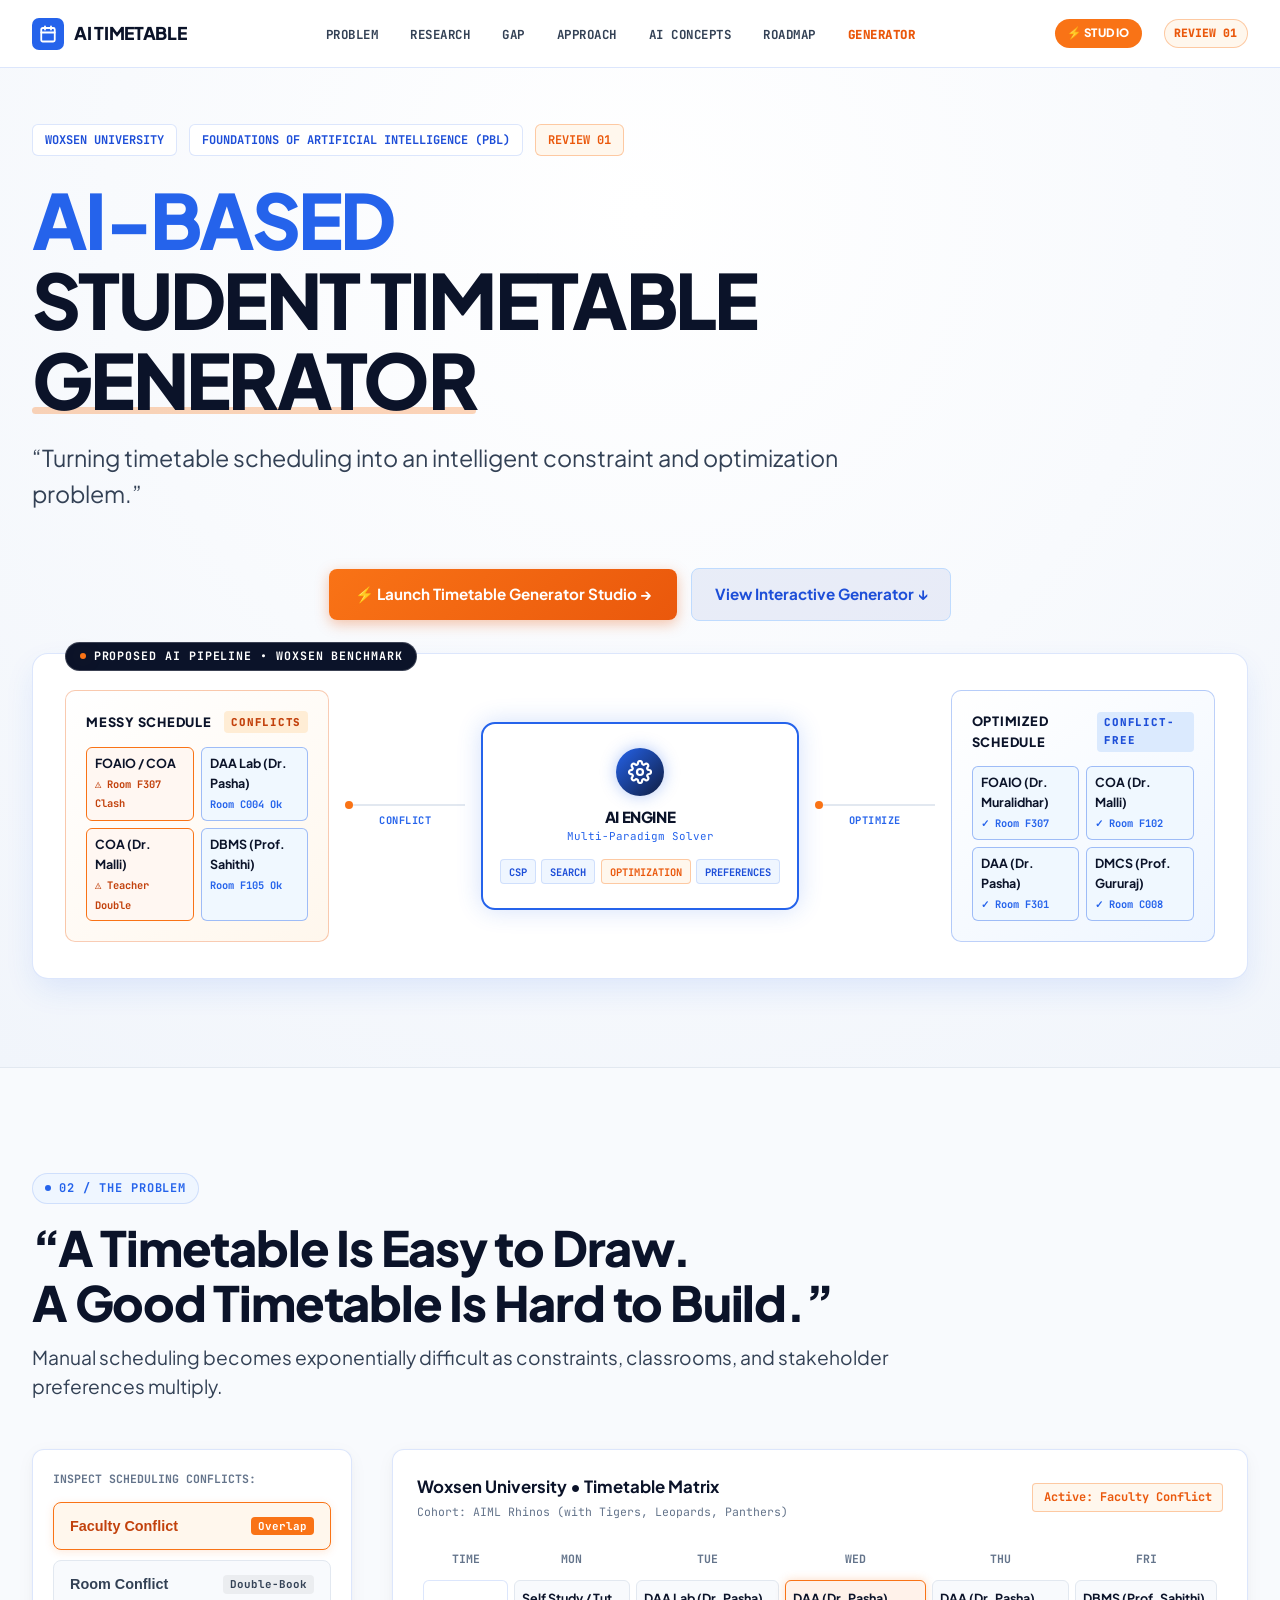
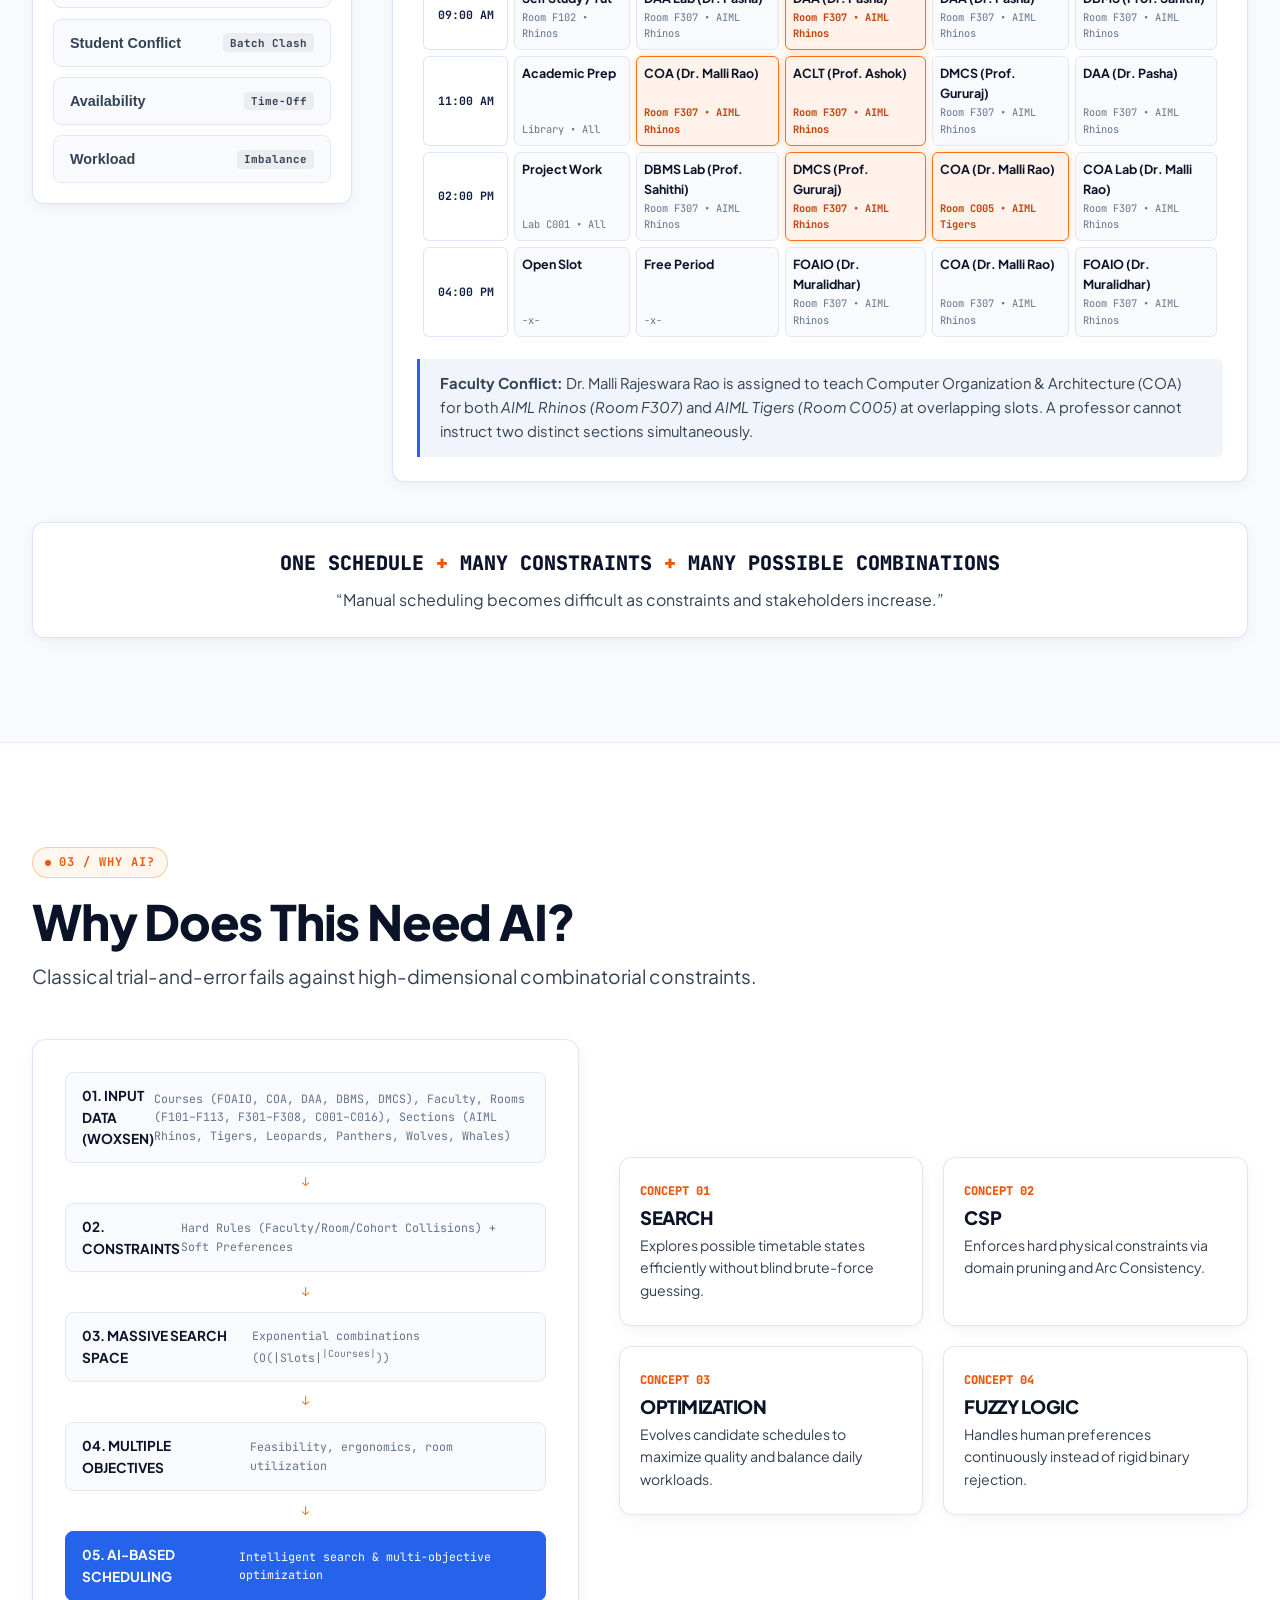
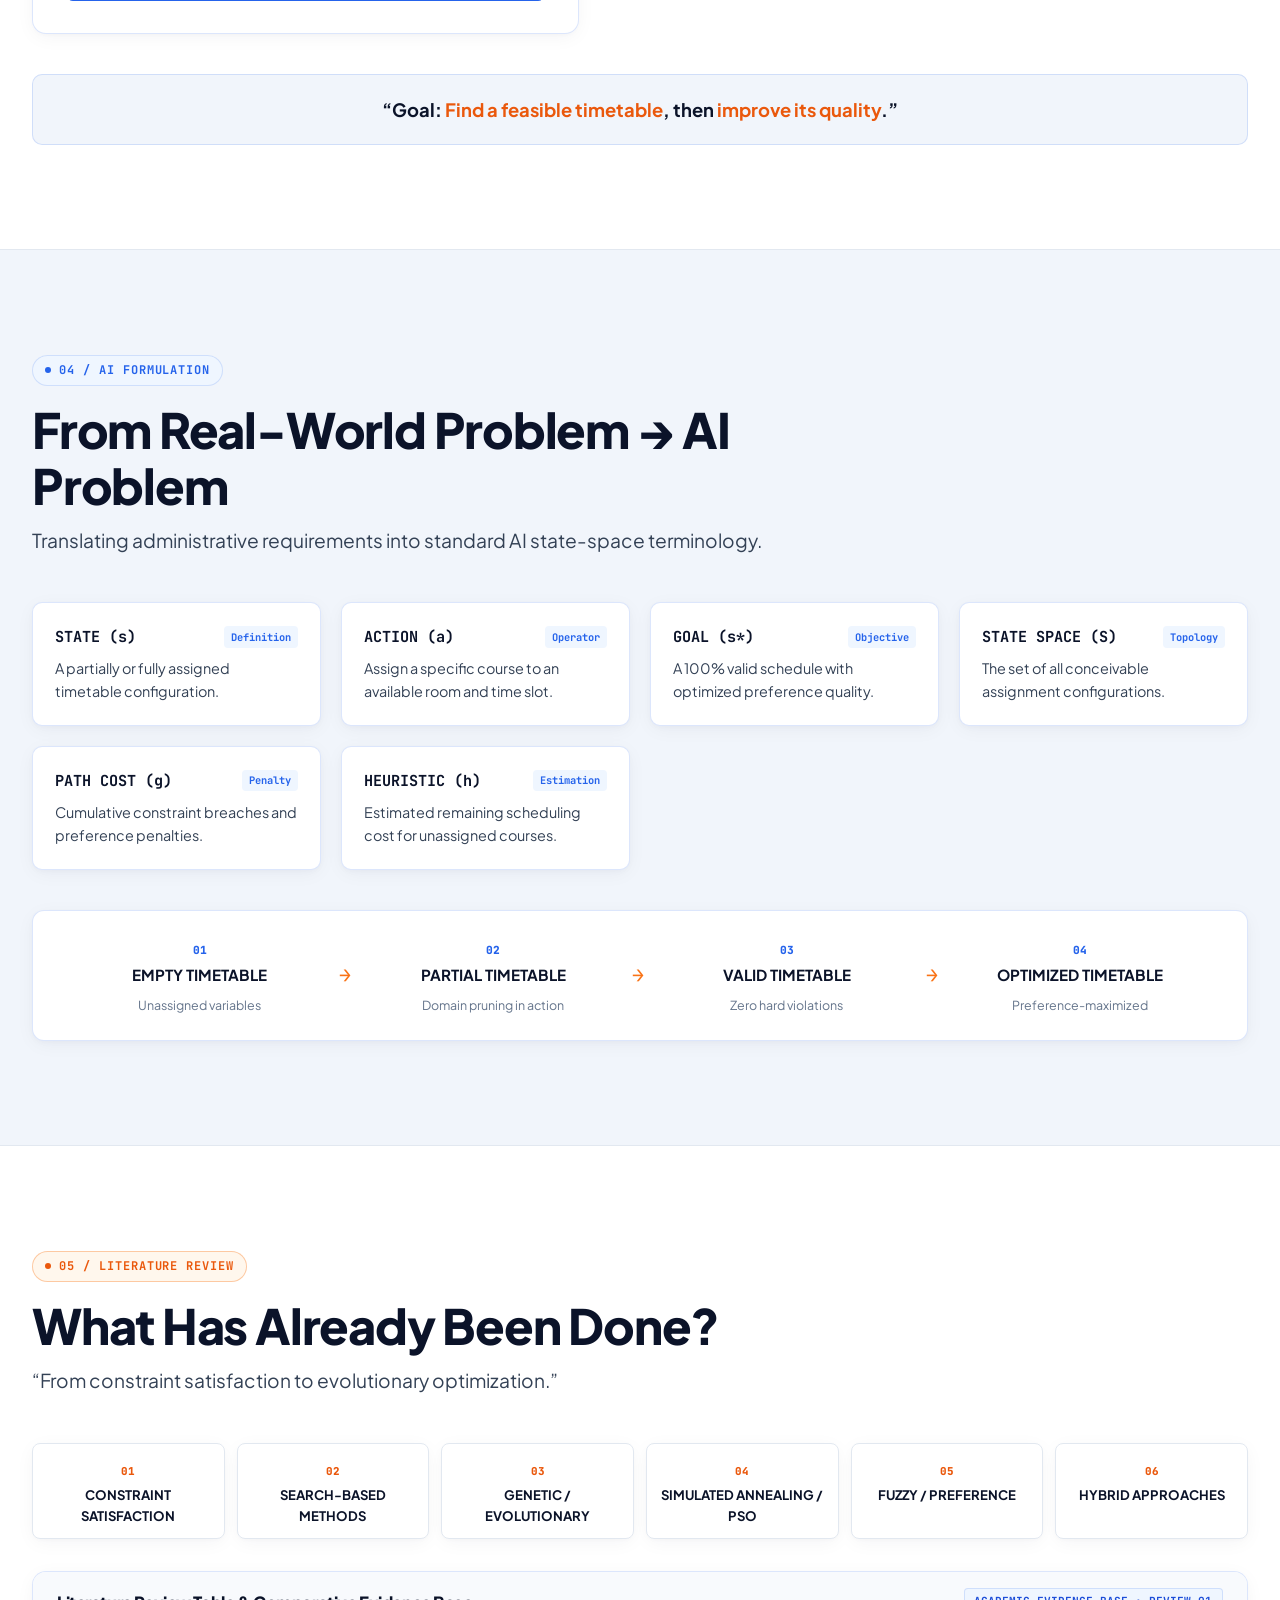
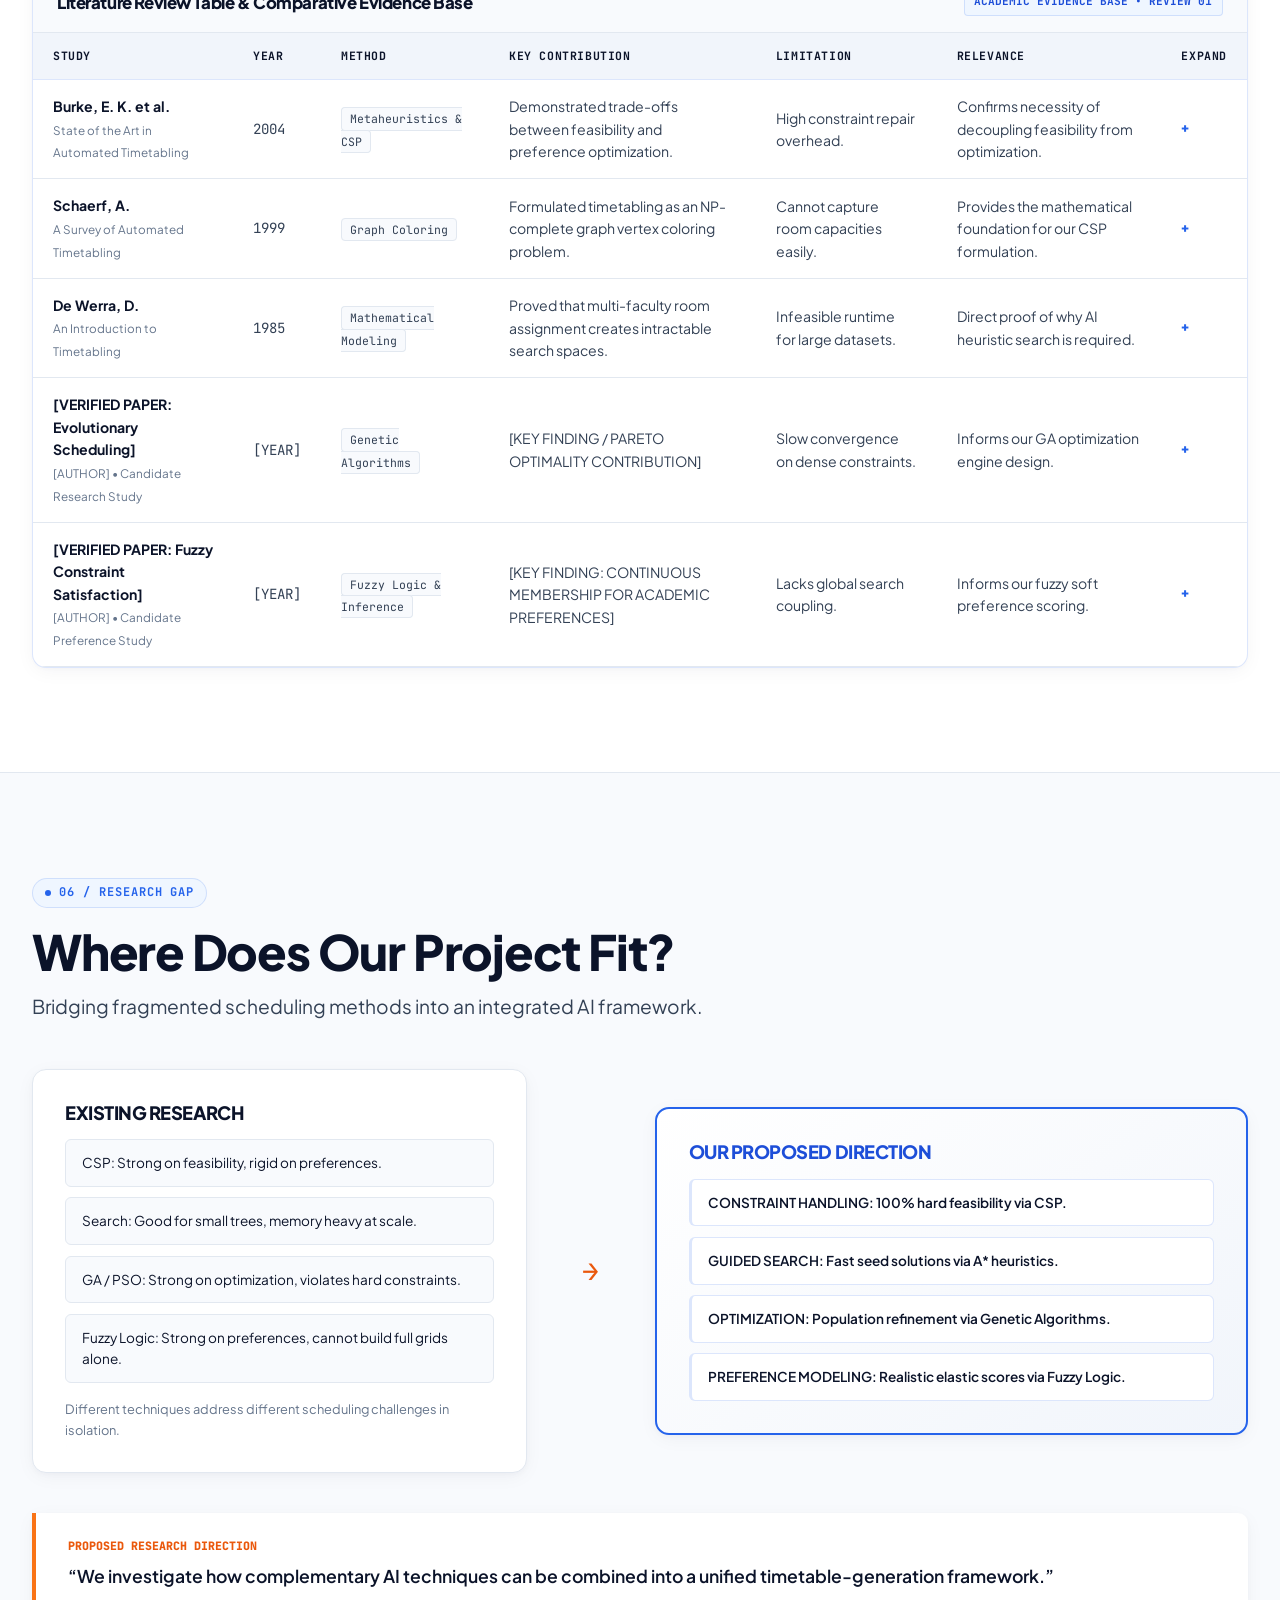
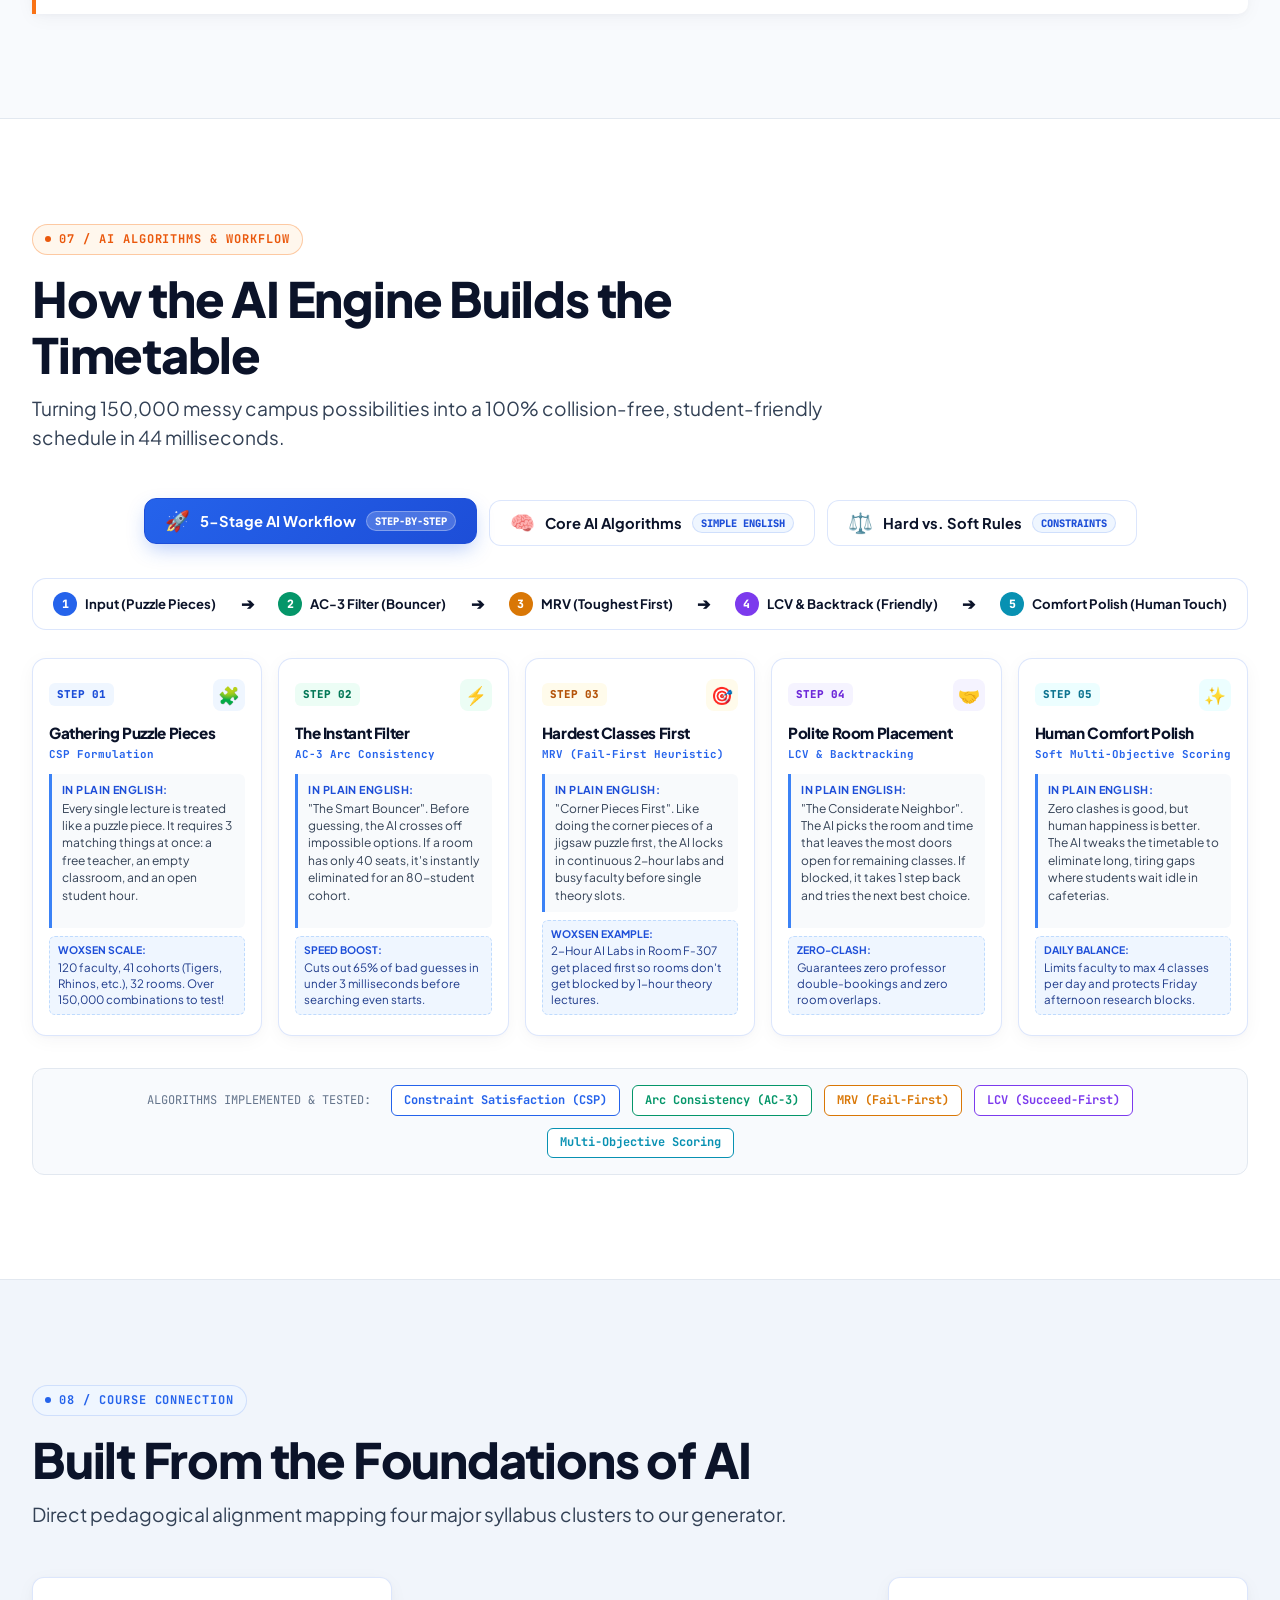
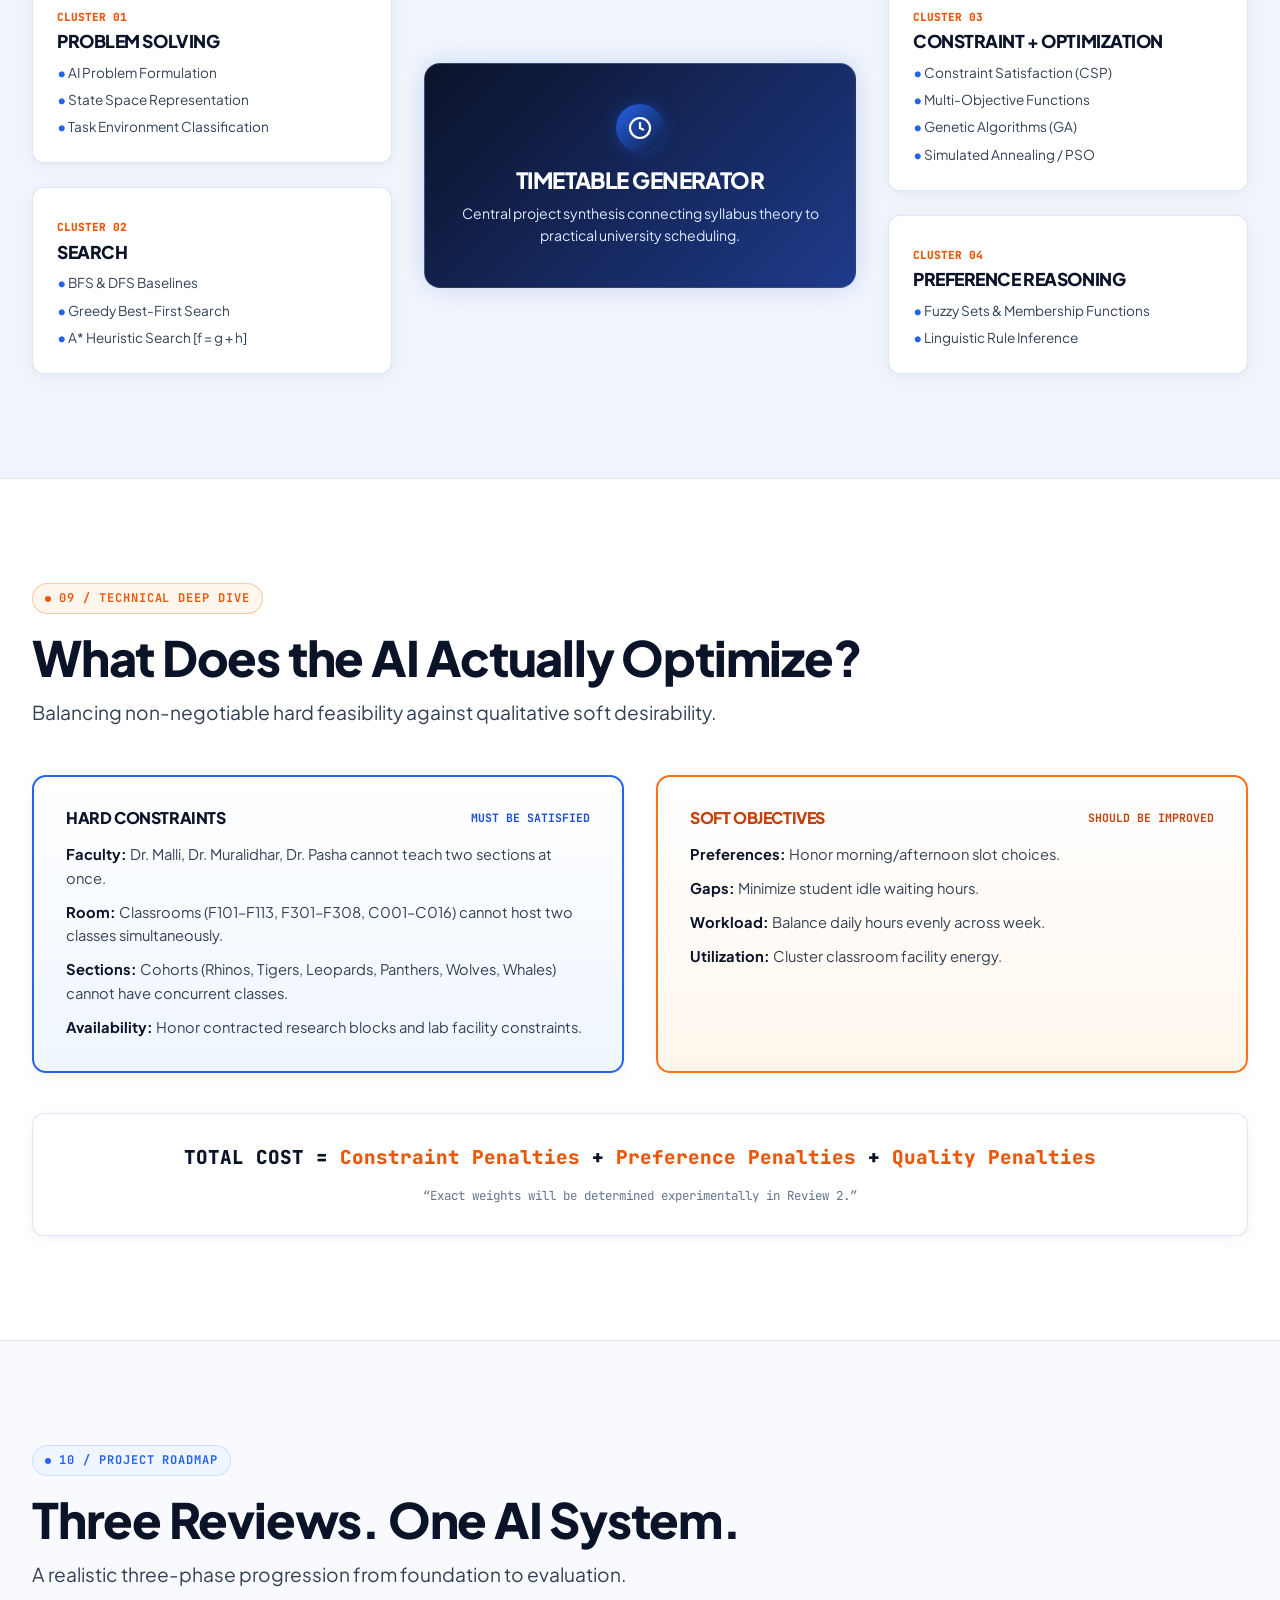
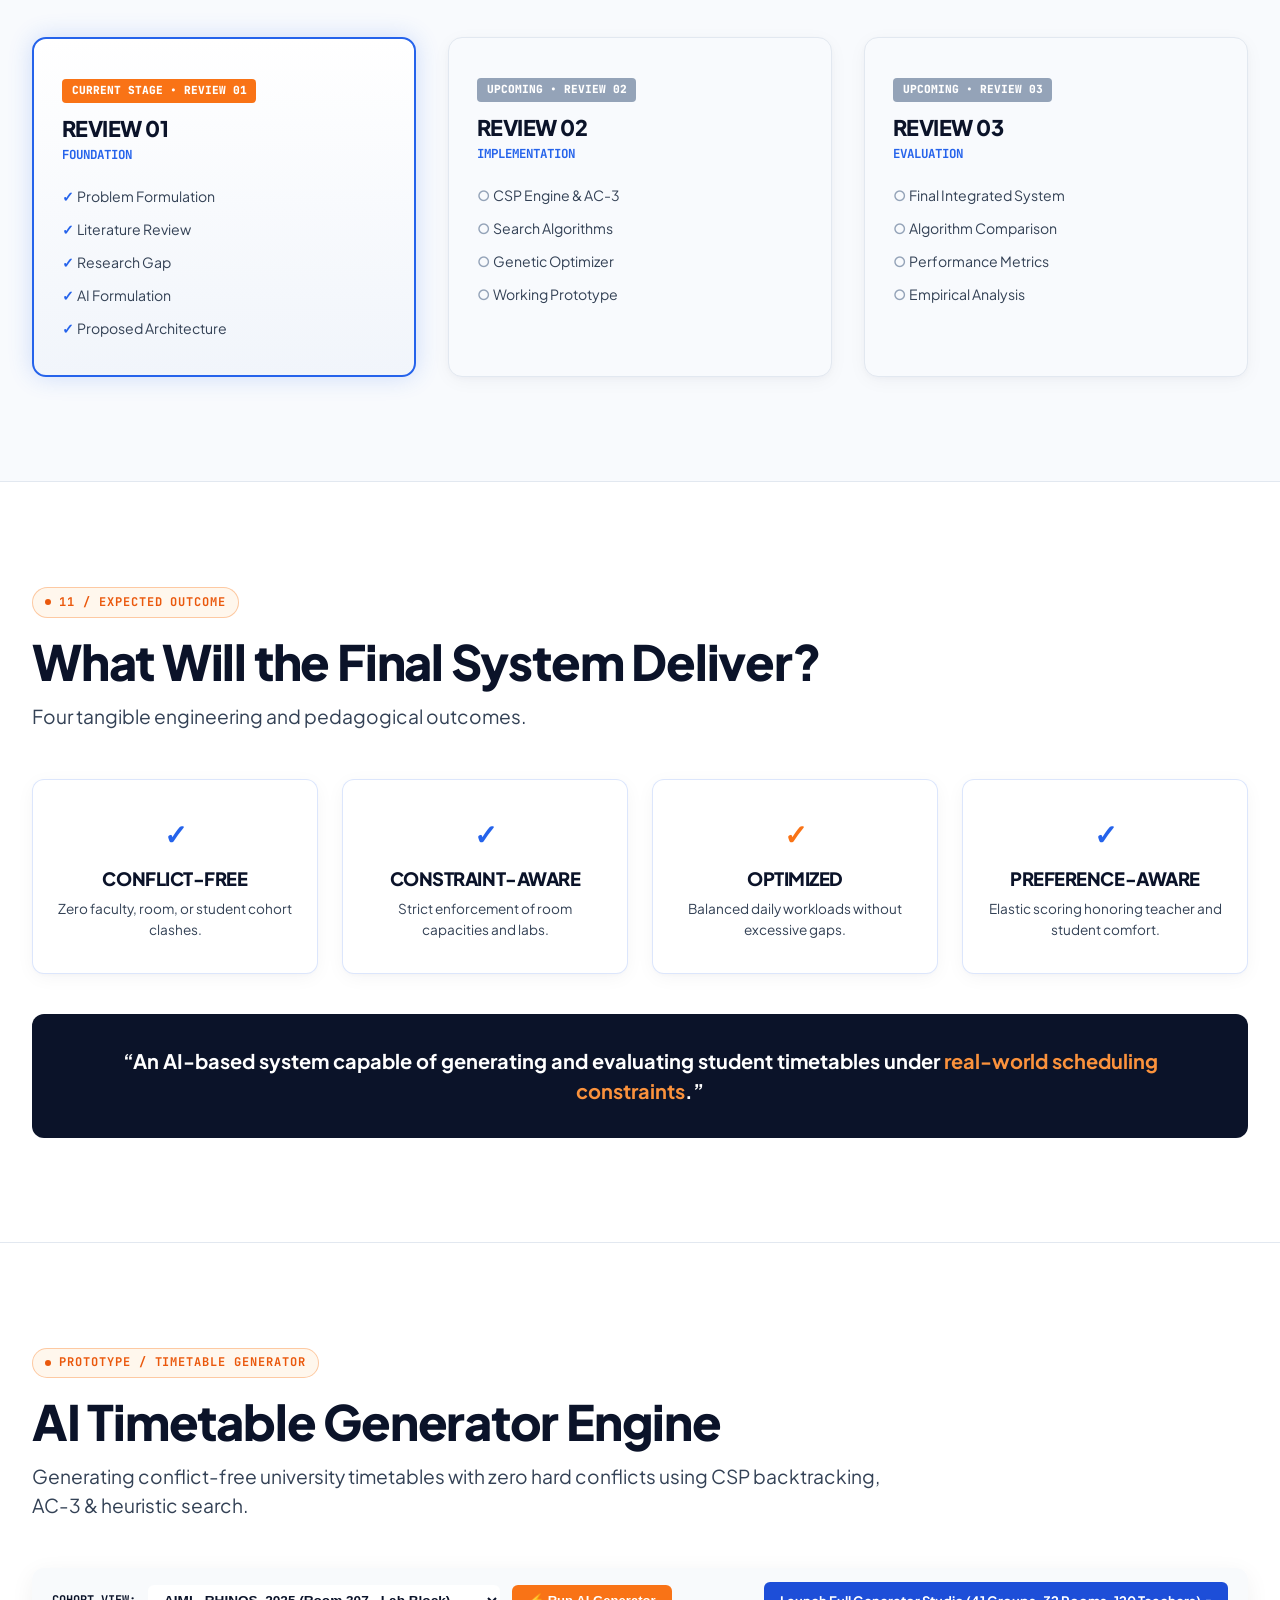
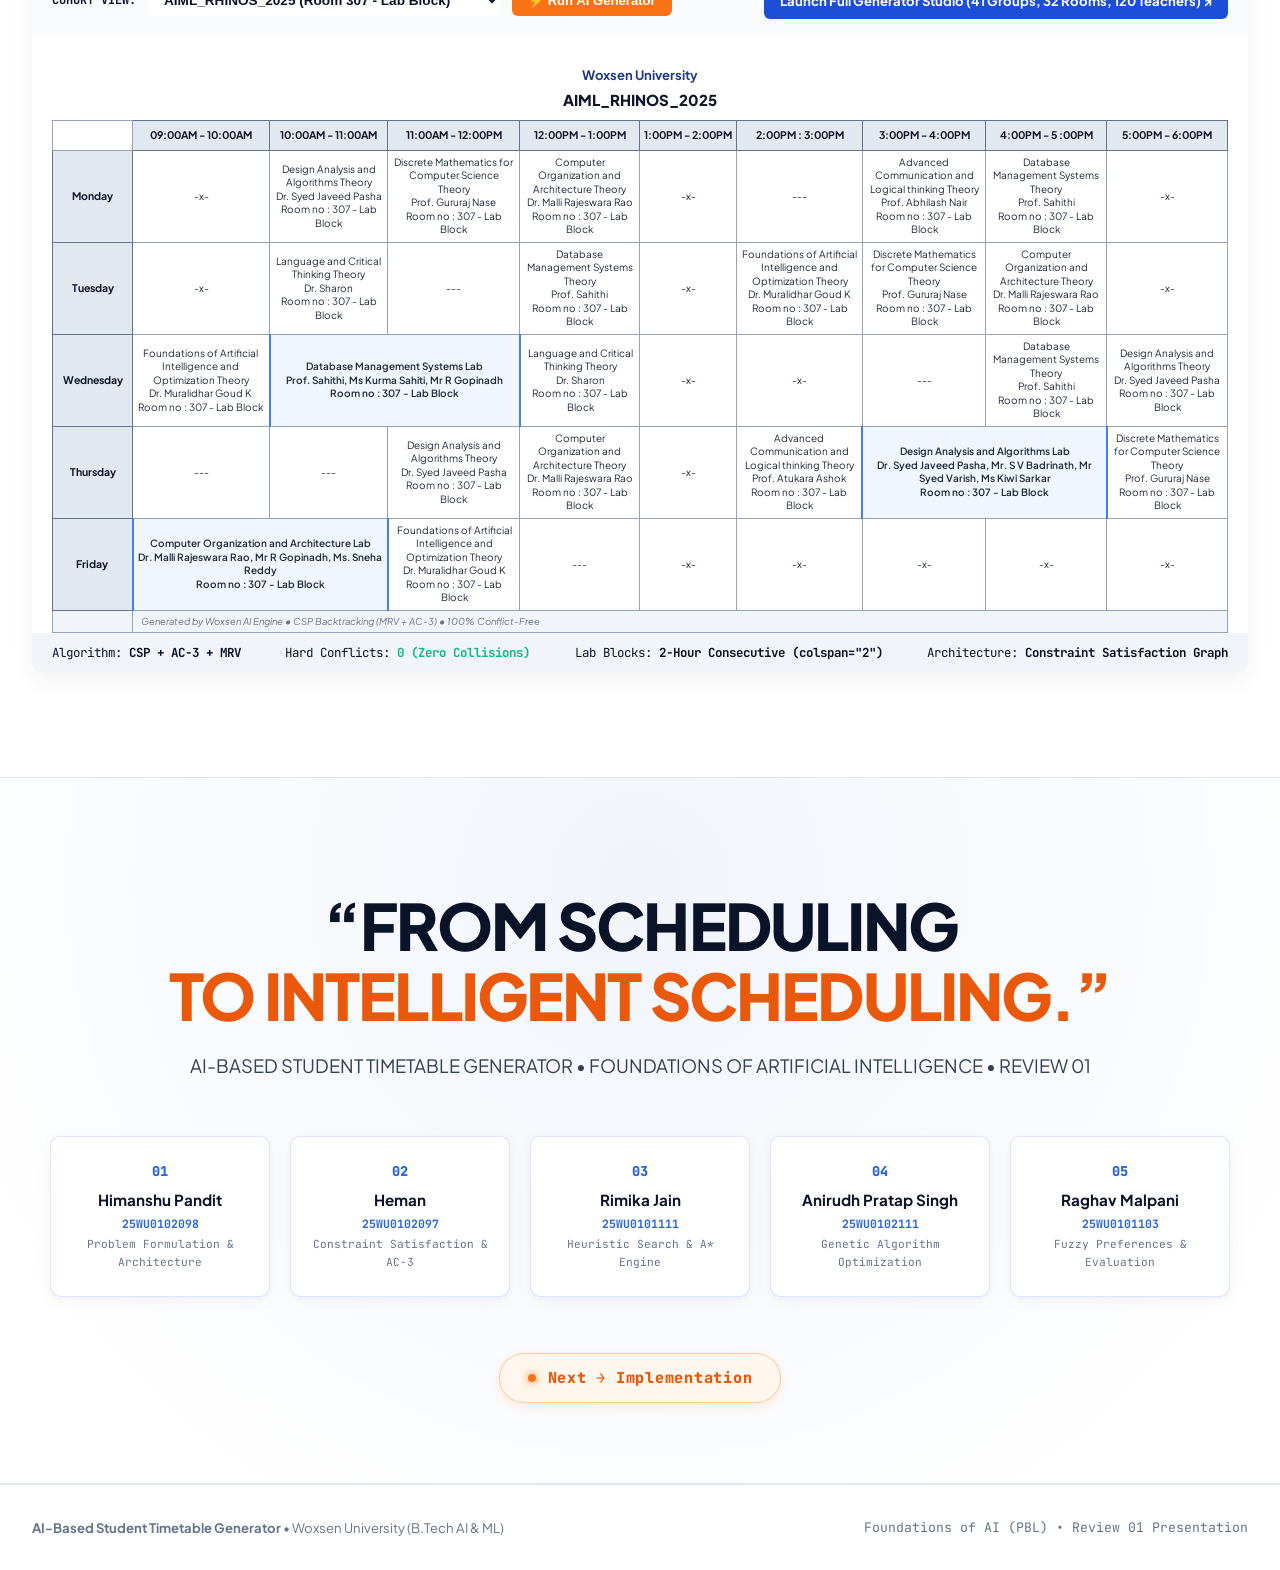
<file: index.html>
<!DOCTYPE html>
<html lang="en">
<head>
  <meta charset="UTF-8">
  <meta name="viewport" content="width=device-width, initial-scale=1.0">
  <title>AI-Based Student Timetable Generator | Foundations of AI (Review 1)</title>
  <meta name="description" content="A refined 12-screen interactive academic pitch for Foundations of Artificial Intelligence Project Based Learning: AI-Based Student Timetable Generator (Review 1).">

  <!-- Google Fonts: Plus Jakarta Sans & JetBrains Mono -->
  <link rel="preconnect" href="https://fonts.googleapis.com">
  <link rel="preconnect" href="https://fonts.gstatic.com" crossorigin>
  <link href="https://fonts.googleapis.com/css2?family=JetBrains+Mono:wght@400;600;700;800&family=Plus+Jakarta+Sans:wght@400;500;600;700;800;900&display=swap" rel="stylesheet">

  <link rel="stylesheet" href="style.css">
</head>
<body>

  <!-- ==========================================================================
       MINIMAL STICKY NAVIGATION
       ========================================================================== -->
  <header class="sticky-navbar" id="top-navbar">
    <div class="nav-wrap">
      <a href="#hero" class="nav-brand" aria-label="AI Timetable Pitch Home">
        <div class="brand-icon-box">
          <svg width="18" height="18" viewBox="0 0 24 24" fill="none" stroke="currentColor" stroke-width="2.4" stroke-linecap="round" stroke-linejoin="round">
            <rect x="3" y="4" width="18" height="18" rx="2" ry="2"></rect>
            <line x1="16" y1="2" x2="16" y2="6"></line>
            <line x1="8" y1="2" x2="8" y2="6"></line>
            <line x1="3" y1="10" x2="21" y2="10"></line>
          </svg>
        </div>
        <span>AI TIMETABLE</span>
      </a>

      <nav aria-label="Pitch Navigation">
        <ul class="nav-items" id="nav-items-list">
          <li><a href="#problem" class="nav-item-link">PROBLEM</a></li>
          <li><a href="#research" class="nav-item-link">RESEARCH</a></li>
          <li><a href="#gap" class="nav-item-link">GAP</a></li>
          <li><a href="#approach" class="nav-item-link">APPROACH</a></li>
          <li><a href="#course" class="nav-item-link">AI CONCEPTS</a></li>
          <li><a href="#roadmap" class="nav-item-link">ROADMAP</a></li>
          <li><a href="#live-generator" class="nav-item-link highlight-nav">GENERATOR</a></li>
        </ul>
      </nav>

      <div style="display: flex; align-items: center; gap: 10px;">
        <a href="generator.html" class="nav-generator-pill">⚡ STUDIO</a>
        <span class="review-badge-pill">REVIEW 01</span>
      </div>
    </div>
    <!-- Thin Scroll Progress Line -->
    <div class="scroll-progress-line" id="scroll-progress" role="progressbar" aria-valuenow="0" aria-valuemin="0" aria-valuemax="100"></div>
  </header>

  <!-- ==========================================================================
       SCREEN 01 — HERO (VISUAL PIPELINE OPENING)
       ========================================================================== -->
  <section class="pitch-screen hero-screen" id="hero">
    <div class="container">
      <div class="hero-meta-strip">
        <span class="meta-chip">WOXSEN UNIVERSITY</span>
        <span class="meta-chip">FOUNDATIONS OF ARTIFICIAL INTELLIGENCE (PBL)</span>
        <span class="meta-chip chip-orange">REVIEW 01</span>
      </div>

      <h1 class="hero-title">
        <span class="blue-part">AI-BASED</span><br>
        <span class="dark-part">STUDENT TIMETABLE</span><br>
        <span class="orange-part">GENERATOR</span>
      </h1>

      <p class="hero-sub">
        “Turning timetable scheduling into an intelligent constraint and optimization problem.”
      </p>

      <div class="hero-actions-row">
        <a href="generator.html" class="btn-hero-primary">
          ⚡ Launch Timetable Generator Studio →
        </a>
        <a href="#live-generator" class="btn-hero-secondary">
          View Interactive Generator ↓
        </a>
      </div>

      <!-- Visual Timetable Transformation Pipeline -->
      <div class="hero-transform-card">
        <div class="stage-badge-label">
          <span class="glow-dot"></span> PROPOSED AI PIPELINE • WOXSEN BENCHMARK
        </div>

        <div class="pipeline-flex-layout">
          <!-- Left: Messy Schedule -->
          <div class="mini-schedule-box messy">
            <div class="box-header-title">
              <span>MESSY SCHEDULE</span>
              <span class="box-state-tag">CONFLICTS</span>
            </div>
            <div class="grid-slots-3x2">
              <div class="slot-tile conflict-tile">
                <strong>FOAIO / COA</strong>
                <span>⚠ Room F307 Clash</span>
              </div>
              <div class="slot-tile clean-tile">
                <strong>DAA Lab (Dr. Pasha)</strong>
                <span>Room C004 Ok</span>
              </div>
              <div class="slot-tile conflict-tile">
                <strong>COA (Dr. Malli)</strong>
                <span>⚠ Teacher Double</span>
              </div>
              <div class="slot-tile clean-tile">
                <strong>DBMS (Prof. Sahithi)</strong>
                <span>Room F105 Ok</span>
              </div>
            </div>
          </div>

          <!-- Connector 1 -->
          <div class="pipe-flow-bridge">
            <div class="pipe-track">
              <div class="pipe-pulse-particle"></div>
            </div>
            <span>CONFLICT</span>
          </div>

          <!-- Center: AI Intelligence Node -->
          <div class="center-ai-core">
            <div class="ai-core-icon">
              <svg width="24" height="24" viewBox="0 0 24 24" fill="none" stroke="currentColor" stroke-width="2.2">
                <circle cx="12" cy="12" r="3"></circle>
                <path d="M19.4 15a1.65 1.65 0 0 0 .33 1.82l.06.06a2 2 0 0 1 0 2.83 2 2 0 0 1-2.83 0l-.06-.06a1.65 1.65 0 0 0-1.82-.33 1.65 1.65 0 0 0-1 1.51V21a2 2 0 0 1-2 2 2 2 0 0 1-2-2v-.09A1.65 1.65 0 0 0 9 19.4a1.65 1.65 0 0 0-1.82.33l-.06.06a2 2 0 0 1-2.83 0 2 2 0 0 1 0-2.83l.06-.06a1.65 1.65 0 0 0 .33-1.82 1.65 1.65 0 0 0-1.51-1H3a2 2 0 0 1-2-2 2 2 0 0 1 2-2h.09A1.65 1.65 0 0 0 4.6 9a1.65 1.65 0 0 0-.33-1.82l-.06-.06a2 2 0 0 1 0-2.83 2 2 0 0 1 2.83 0l.06.06a1.65 1.65 0 0 0 1.82.33H9a1.65 1.65 0 0 0 1-1.51V3a2 2 0 0 1 2-2 2 2 0 0 1 2 2v.09a1.65 1.65 0 0 0 1 1.51 1.65 1.65 0 0 0 1.82-.33l.06-.06a2 2 0 0 1 2.83 0 2 2 0 0 1 0 2.83l-.06.06a1.65 1.65 0 0 0-.33 1.82V9a1.65 1.65 0 0 0 1.51 1H21a2 2 0 0 1 2 2 2 2 0 0 1-2 2h-.09a1.65 1.65 0 0 0-1.51 1z"></path>
              </svg>
            </div>
            <h3 class="ai-core-title">AI ENGINE</h3>
            <div class="ai-core-sub">Multi-Paradigm Solver</div>
            <div class="ai-core-badges">
              <span>CSP</span>
              <span>SEARCH</span>
              <span class="active-node">OPTIMIZATION</span>
              <span>PREFERENCES</span>
            </div>
          </div>

          <!-- Connector 2 -->
          <div class="pipe-flow-bridge">
            <div class="pipe-track">
              <div class="pipe-pulse-particle"></div>
            </div>
            <span>OPTIMIZE</span>
          </div>

          <!-- Right: Clean Optimized Schedule -->
          <div class="mini-schedule-box clean">
            <div class="box-header-title">
              <span>OPTIMIZED SCHEDULE</span>
              <span class="box-state-tag">CONFLICT-FREE</span>
            </div>
            <div class="grid-slots-3x2">
              <div class="slot-tile clean-tile">
                <strong>FOAIO (Dr. Muralidhar)</strong>
                <span>✓ Room F307</span>
              </div>
              <div class="slot-tile clean-tile">
                <strong>COA (Dr. Malli)</strong>
                <span>✓ Room F102</span>
              </div>
              <div class="slot-tile clean-tile">
                <strong>DAA (Dr. Pasha)</strong>
                <span>✓ Room F301</span>
              </div>
              <div class="slot-tile clean-tile">
                <strong>DMCS (Prof. Gururaj)</strong>
                <span>✓ Room C008</span>
              </div>
            </div>
          </div>
        </div>
      </div>
    </div>
  </section>

  <!-- ==========================================================================
       SCREEN 02 — THE PROBLEM (5 REPRESENTATIVE HIGHLIGHTS)
       ========================================================================== -->
  <section class="pitch-screen tinted" id="problem">
    <div class="container">
      <div class="pitch-header">
        <div class="pitch-tag"><span class="dot"></span> 02 / THE PROBLEM</div>
        <h2 class="pitch-title">“A Timetable Is Easy to Draw.<br>A Good Timetable Is Hard to Build.”</h2>
        <p class="pitch-subtitle">
          Manual scheduling becomes exponentially difficult as constraints, classrooms, and stakeholder preferences multiply.
        </p>
      </div>

      <div class="problem-grid-layout">
        <!-- 5 Conflict Selectors -->
        <div class="conflict-picker-col">
          <div class="mono" style="font-size: 0.72rem; color: var(--text-muted); font-weight: 700; margin-bottom: 0.85rem; text-transform: uppercase;">
            Inspect Scheduling Conflicts:
          </div>
          <button class="conflict-nav-btn active" data-clash="faculty">
            <span>Faculty Conflict</span>
            <span class="pill">Overlap</span>
          </button>
          <button class="conflict-nav-btn" data-clash="room">
            <span>Room Conflict</span>
            <span class="pill">Double-Book</span>
          </button>
          <button class="conflict-nav-btn" data-clash="student">
            <span>Student Conflict</span>
            <span class="pill">Batch Clash</span>
          </button>
          <button class="conflict-nav-btn" data-clash="availability">
            <span>Availability</span>
            <span class="pill">Time-Off</span>
          </button>
          <button class="conflict-nav-btn" data-clash="workload">
            <span>Workload</span>
            <span class="pill">Imbalance</span>
          </button>
        </div>

        <!-- Timetable Grid Visualizer -->
        <div class="problem-matrix-card">
          <div class="problem-matrix-header">
            <div>
              <span class="matrix-title-text">Woxsen University • Timetable Matrix</span>
              <span class="mono" style="font-size: 0.72rem; color: var(--text-muted); display: block; margin-top: 2px;">Cohort: AIML Rhinos (with Tigers, Leopards, Panthers)</span>
            </div>
            <span class="conflict-indicator-callout" id="clash-indicator">Active: Faculty Conflict</span>
          </div>

          <div class="table-responsive-wrapper">
            <table class="schedule-matrix-table">
              <thead>
                <tr>
                  <th>TIME</th>
                  <th>MON</th>
                  <th>TUE</th>
                  <th>WED</th>
                  <th>THU</th>
                  <th>FRI</th>
                </tr>
              </thead>
              <tbody>
                <tr>
                  <td class="time-col">09:00 AM</td>
                  <td id="td-mon-1">
                    <div class="td-inner">
                      <span class="td-course">Self Study / Tut</span>
                      <span class="td-meta">Room F102 • Rhinos</span>
                    </div>
                  </td>
                  <td id="td-tue-1">
                    <div class="td-inner">
                      <span class="td-course">DAA Lab (Dr. Pasha)</span>
                      <span class="td-meta">Room F307 • AIML Rhinos</span>
                    </div>
                  </td>
                  <td id="td-wed-1" class="matrix-clash">
                    <div class="td-inner">
                      <span class="td-course">DAA (Dr. Pasha)</span>
                      <span class="td-meta">Room F307 • AIML Rhinos</span>
                    </div>
                  </td>
                  <td id="td-thu-1">
                    <div class="td-inner">
                      <span class="td-course">DAA (Dr. Pasha)</span>
                      <span class="td-meta">Room F307 • AIML Rhinos</span>
                    </div>
                  </td>
                  <td id="td-fri-1">
                    <div class="td-inner">
                      <span class="td-course">DBMS (Prof. Sahithi)</span>
                      <span class="td-meta">Room F307 • AIML Rhinos</span>
                    </div>
                  </td>
                </tr>
                <tr>
                  <td class="time-col">11:00 AM</td>
                  <td id="td-mon-2">
                    <div class="td-inner">
                      <span class="td-course">Academic Prep</span>
                      <span class="td-meta">Library • All</span>
                    </div>
                  </td>
                  <td id="td-tue-2" class="matrix-clash">
                    <div class="td-inner">
                      <span class="td-course">COA (Dr. Malli Rao)</span>
                      <span class="td-meta">Room F307 • AIML Rhinos</span>
                    </div>
                  </td>
                  <td id="td-wed-2" class="matrix-clash">
                    <div class="td-inner">
                      <span class="td-course">ACLT (Prof. Ashok)</span>
                      <span class="td-meta">Room F307 • AIML Rhinos</span>
                    </div>
                  </td>
                  <td id="td-thu-2">
                    <div class="td-inner">
                      <span class="td-course">DMCS (Prof. Gururaj)</span>
                      <span class="td-meta">Room F307 • AIML Rhinos</span>
                    </div>
                  </td>
                  <td id="td-fri-2">
                    <div class="td-inner">
                      <span class="td-course">DAA (Dr. Pasha)</span>
                      <span class="td-meta">Room F307 • AIML Rhinos</span>
                    </div>
                  </td>
                </tr>
                <tr>
                  <td class="time-col">02:00 PM</td>
                  <td id="td-mon-3">
                    <div class="td-inner">
                      <span class="td-course">Project Work</span>
                      <span class="td-meta">Lab C001 • All</span>
                    </div>
                  </td>
                  <td id="td-tue-3">
                    <div class="td-inner">
                      <span class="td-course">DBMS Lab (Prof. Sahithi)</span>
                      <span class="td-meta">Room F307 • AIML Rhinos</span>
                    </div>
                  </td>
                  <td id="td-wed-3" class="matrix-clash">
                    <div class="td-inner">
                      <span class="td-course">DMCS (Prof. Gururaj)</span>
                      <span class="td-meta">Room F307 • AIML Rhinos</span>
                    </div>
                  </td>
                  <td id="td-thu-3" class="matrix-clash">
                    <div class="td-inner">
                      <span class="td-course">COA (Dr. Malli Rao)</span>
                      <span class="td-meta">Room C005 • AIML Tigers</span>
                    </div>
                  </td>
                  <td id="td-fri-3">
                    <div class="td-inner">
                      <span class="td-course">COA Lab (Dr. Malli Rao)</span>
                      <span class="td-meta">Room F307 • AIML Rhinos</span>
                    </div>
                  </td>
                </tr>
                <tr>
                  <td class="time-col">04:00 PM</td>
                  <td id="td-mon-4">
                    <div class="td-inner">
                      <span class="td-course">Open Slot</span>
                      <span class="td-meta">-x-</span>
                    </div>
                  </td>
                  <td id="td-tue-4">
                    <div class="td-inner">
                      <span class="td-course">Free Period</span>
                      <span class="td-meta">-x-</span>
                    </div>
                  </td>
                  <td id="td-wed-4">
                    <div class="td-inner">
                      <span class="td-course">FOAIO (Dr. Muralidhar)</span>
                      <span class="td-meta">Room F307 • AIML Rhinos</span>
                    </div>
                  </td>
                  <td id="td-thu-4">
                    <div class="td-inner">
                      <span class="td-course">COA (Dr. Malli Rao)</span>
                      <span class="td-meta">Room F307 • AIML Rhinos</span>
                    </div>
                  </td>
                  <td id="td-fri-4">
                    <div class="td-inner">
                      <span class="td-course">FOAIO (Dr. Muralidhar)</span>
                      <span class="td-meta">Room F307 • AIML Rhinos</span>
                    </div>
                  </td>
                </tr>
              </tbody>
            </table>
          </div>

          <div class="problem-callout-text" id="clash-explanation">
            <strong>Faculty Conflict:</strong> Dr. Malli Rajeswara Rao is assigned to teach Computer Organization &amp; Architecture (COA) for both <em>AIML Rhinos (Room F307)</em> and <em>AIML Tigers (Room C005)</em> at overlapping slots. A professor cannot instruct two distinct sections simultaneously.
          </div>
        </div>
      </div>

      <!-- Problem Summary Equation -->
      <div class="problem-equation-strip">
        <div class="equation-large">
          ONE SCHEDULE <span>+</span> MANY CONSTRAINTS <span>+</span> MANY POSSIBLE COMBINATIONS
        </div>
        <p>
          “Manual scheduling becomes difficult as constraints and stakeholders increase.”
        </p>
      </div>
    </div>
  </section>

  <!-- ==========================================================================
       SCREEN 03 — WHY AI? (PROGRESSION + 4 CONCISE CONCEPTS)
       ========================================================================== -->
  <section class="pitch-screen" id="why-ai">
    <div class="container">
      <div class="pitch-header">
        <div class="pitch-tag orange-tag"><span class="dot"></span> 03 / WHY AI?</div>
        <h2 class="pitch-title">Why Does This Need AI?</h2>
        <p class="pitch-subtitle">
          Classical trial-and-error fails against high-dimensional combinatorial constraints.
        </p>
      </div>

      <div class="why-ai-grid">
        <!-- Visual Progression Funnel -->
        <div class="funnel-vertical-box">
          <div class="funnel-step">
            <strong>01. INPUT DATA (WOXSEN)</strong>
            <span>Courses (FOAIO, COA, DAA, DBMS, DMCS), Faculty, Rooms (F101–F113, F301–F308, C001–C016), Sections (AIML Rhinos, Tigers, Leopards, Panthers, Wolves, Whales)</span>
          </div>
          <div class="funnel-arrow">↓</div>
          <div class="funnel-step">
            <strong>02. CONSTRAINTS</strong>
            <span>Hard Rules (Faculty/Room/Cohort Collisions) + Soft Preferences</span>
          </div>
          <div class="funnel-arrow">↓</div>
          <div class="funnel-step">
            <strong>03. MASSIVE SEARCH SPACE</strong>
            <span>Exponential combinations (O(|Slots|<sup>|Courses|</sup>))</span>
          </div>
          <div class="funnel-arrow">↓</div>
          <div class="funnel-step">
            <strong>04. MULTIPLE OBJECTIVES</strong>
            <span>Feasibility, ergonomics, room utilization</span>
          </div>
          <div class="funnel-arrow">↓</div>
          <div class="funnel-step highlight">
            <strong>05. AI-BASED SCHEDULING</strong>
            <span>Intelligent search &amp; multi-objective optimization</span>
          </div>
        </div>

        <!-- 4 Concise AI Concepts -->
        <div class="ai-four-pillars">
          <div class="pillar-box">
            <div class="pillar-code">CONCEPT 01</div>
            <h4>SEARCH</h4>
            <p>Explores possible timetable states efficiently without blind brute-force guessing.</p>
          </div>

          <div class="pillar-box">
            <div class="pillar-code">CONCEPT 02</div>
            <h4>CSP</h4>
            <p>Enforces hard physical constraints via domain pruning and Arc Consistency.</p>
          </div>

          <div class="pillar-box">
            <div class="pillar-code">CONCEPT 03</div>
            <h4>OPTIMIZATION</h4>
            <p>Evolves candidate schedules to maximize quality and balance daily workloads.</p>
          </div>

          <div class="pillar-box">
            <div class="pillar-code">CONCEPT 04</div>
            <h4>FUZZY LOGIC</h4>
            <p>Handles human preferences continuously instead of rigid binary rejection.</p>
          </div>
        </div>
      </div>

      <div class="why-ai-bottom-goal">
        “Goal: <span>Find a feasible timetable</span>, then <span>improve its quality</span>.”
      </div>
    </div>
  </section>

  <!-- ==========================================================================
       SCREEN 04 — FORMULATING THE AI PROBLEM (INTERACTIVE DIAGRAM)
       ========================================================================== -->
  <section class="pitch-screen tinted-blue" id="formulation">
    <div class="container">
      <div class="pitch-header">
        <div class="pitch-tag"><span class="dot"></span> 04 / AI FORMULATION</div>
        <h2 class="pitch-title">From Real-World Problem → AI Problem</h2>
        <p class="pitch-subtitle">
          Translating administrative requirements into standard AI state-space terminology.
        </p>
      </div>

      <div class="formulation-cards-grid">
        <div class="formal-card">
          <div class="formal-header">
            <strong>STATE (s)</strong>
            <span>Definition</span>
          </div>
          <p>A partially or fully assigned timetable configuration.</p>
        </div>

        <div class="formal-card">
          <div class="formal-header">
            <strong>ACTION (a)</strong>
            <span>Operator</span>
          </div>
          <p>Assign a specific course to an available room and time slot.</p>
        </div>

        <div class="formal-card">
          <div class="formal-header">
            <strong>GOAL (s*)</strong>
            <span>Objective</span>
          </div>
          <p>A 100% valid schedule with optimized preference quality.</p>
        </div>

        <div class="formal-card">
          <div class="formal-header">
            <strong>STATE SPACE (S)</strong>
            <span>Topology</span>
          </div>
          <p>The set of all conceivable assignment configurations.</p>
        </div>

        <div class="formal-card">
          <div class="formal-header">
            <strong>PATH COST (g)</strong>
            <span>Penalty</span>
          </div>
          <p>Cumulative constraint breaches and preference penalties.</p>
        </div>

        <div class="formal-card">
          <div class="formal-header">
            <strong>HEURISTIC (h)</strong>
            <span>Estimation</span>
          </div>
          <p>Estimated remaining scheduling cost for unassigned courses.</p>
        </div>
      </div>

      <!-- Small Visual State Progression -->
      <div class="state-progression-bar">
        <div class="prog-node">
          <span class="step">01</span>
          <strong>EMPTY TIMETABLE</strong>
          <span>Unassigned variables</span>
        </div>
        <div class="prog-node">
          <span class="step">02</span>
          <strong>PARTIAL TIMETABLE</strong>
          <span>Domain pruning in action</span>
        </div>
        <div class="prog-node">
          <span class="step">03</span>
          <strong>VALID TIMETABLE</strong>
          <span>Zero hard violations</span>
        </div>
        <div class="prog-node">
          <span class="step">04</span>
          <strong>OPTIMIZED TIMETABLE</strong>
          <span>Preference-maximized</span>
        </div>
      </div>
    </div>
  </section>

  <!-- ==========================================================================
       SCREEN 05 — LITERATURE REVIEW & EVIDENCE BASE (DETAILED SECTION)
       ========================================================================== -->
  <section class="pitch-screen" id="research">
    <div class="container">
      <div class="pitch-header">
        <div class="pitch-tag orange-tag"><span class="dot"></span> 05 / LITERATURE REVIEW</div>
        <h2 class="pitch-title">What Has Already Been Done?</h2>
        <p class="pitch-subtitle">
          “From constraint satisfaction to evolutionary optimization.”
        </p>
      </div>

      <!-- 6 Categories Strip -->
      <div class="lit-categories-strip">
        <div class="lit-cat-chip">
          <span class="num">01</span>
          <strong>CONSTRAINT SATISFACTION</strong>
        </div>
        <div class="lit-cat-chip">
          <span class="num">02</span>
          <strong>SEARCH-BASED METHODS</strong>
        </div>
        <div class="lit-cat-chip">
          <span class="num">03</span>
          <strong>GENETIC / EVOLUTIONARY</strong>
        </div>
        <div class="lit-cat-chip">
          <span class="num">04</span>
          <strong>SIMULATED ANNEALING / PSO</strong>
        </div>
        <div class="lit-cat-chip">
          <span class="num">05</span>
          <strong>FUZZY / PREFERENCE</strong>
        </div>
        <div class="lit-cat-chip">
          <span class="num">06</span>
          <strong>HYBRID APPROACHES</strong>
        </div>
      </div>

      <!-- Expandable Literature Review Table -->
      <div class="lit-table-card">
        <div class="lit-table-bar">
          <h4>Literature Review Table &amp; Comparative Evidence Base</h4>
          <span class="lit-badge">ACADEMIC EVIDENCE BASE • REVIEW 01</span>
        </div>

        <div class="table-responsive-wrapper">
          <table class="pitch-lit-table">
            <thead>
              <tr>
                <th>Study</th>
                <th>Year</th>
                <th>Method</th>
                <th>Key Contribution</th>
                <th>Limitation</th>
                <th>Relevance</th>
                <th>Expand</th>
              </tr>
            </thead>
            <tbody>
              <!-- Row 1: Burke et al. -->
              <tr class="lit-summary-row" onclick="toggleLitPitchRow('pitch-lit-1')">
                <td class="paper-col"><strong>Burke, E. K. et al.</strong><br><small style="color: var(--text-muted);">State of the Art in Automated Timetabling</small></td>
                <td class="mono">2004</td>
                <td><span class="method-tag">Metaheuristics &amp; CSP</span></td>
                <td>Demonstrated trade-offs between feasibility and preference optimization.</td>
                <td>High constraint repair overhead.</td>
                <td>Confirms necessity of decoupling feasibility from optimization.</td>
                <td class="expand-icon">+</td>
              </tr>
              <tr class="lit-detail-row" id="pitch-lit-1">
                <td colspan="7">
                  <div class="lit-detail-box">
                    <div class="lit-block">
                      <h5>Problem</h5>
                      <p>University course and exam scheduling across large heterogeneous departments.</p>
                    </div>
                    <div class="lit-block">
                      <h5>Method</h5>
                      <p>Comprehensive comparative survey of tabu search, local search, and genetic algorithms.</p>
                    </div>
                    <div class="lit-block">
                      <h5>Finding</h5>
                      <p>Single isolated algorithms fail to balance hard constraints with subjective preferences.</p>
                    </div>
                    <div class="lit-block">
                      <h5>Relevance to Our Project</h5>
                      <p>Provides theoretical motivation for our multi-tiered hybrid architecture.</p>
                    </div>
                  </div>
                </td>
              </tr>

              <!-- Row 2: Schaerf -->
              <tr class="lit-summary-row" onclick="toggleLitPitchRow('pitch-lit-2')">
                <td class="paper-col"><strong>Schaerf, A.</strong><br><small style="color: var(--text-muted);">A Survey of Automated Timetabling</small></td>
                <td class="mono">1999</td>
                <td><span class="method-tag">Graph Coloring</span></td>
                <td>Formulated timetabling as an NP-complete graph vertex coloring problem.</td>
                <td>Cannot capture room capacities easily.</td>
                <td>Provides the mathematical foundation for our CSP formulation.</td>
                <td class="expand-icon">+</td>
              </tr>
              <tr class="lit-detail-row" id="pitch-lit-2">
                <td colspan="7">
                  <div class="lit-detail-box">
                    <div class="lit-block">
                      <h5>Problem</h5>
                      <p>Unification of school, university, and exam timetabling models.</p>
                    </div>
                    <div class="lit-block">
                      <h5>Method</h5>
                      <p>Reduction to graph coloring where courses are vertices and clashes are edges.</p>
                    </div>
                    <div class="lit-block">
                      <h5>Finding</h5>
                      <p>Pure graph coloring guarantees non-collision but ignores human preference elasticity.</p>
                    </div>
                    <div class="lit-block">
                      <h5>Relevance to Our Project</h5>
                      <p>Used to construct our conflict clash matrix and variable domains.</p>
                    </div>
                  </div>
                </td>
              </tr>

              <!-- Row 3: De Werra -->
              <tr class="lit-summary-row" onclick="toggleLitPitchRow('pitch-lit-3')">
                <td class="paper-col"><strong>De Werra, D.</strong><br><small style="color: var(--text-muted);">An Introduction to Timetabling</small></td>
                <td class="mono">1985</td>
                <td><span class="method-tag">Mathematical Modeling</span></td>
                <td>Proved that multi-faculty room assignment creates intractable search spaces.</td>
                <td>Infeasible runtime for large datasets.</td>
                <td>Direct proof of why AI heuristic search is required.</td>
                <td class="expand-icon">+</td>
              </tr>
              <tr class="lit-detail-row" id="pitch-lit-3">
                <td colspan="7">
                  <div class="lit-detail-box">
                    <div class="lit-block">
                      <h5>Problem</h5>
                      <p>Class-teacher timetable assignment under strict physical limits.</p>
                    </div>
                    <div class="lit-block">
                      <h5>Method</h5>
                      <p>Integer programming and deterministic matrix formulations.</p>
                    </div>
                    <div class="lit-block">
                      <h5>Finding</h5>
                      <p>Mathematical solvers fail to scale as faculty counts exceed basic thresholds.</p>
                    </div>
                    <div class="lit-block">
                      <h5>Relevance to Our Project</h5>
                      <p>Justifies replacing pure math programming with AI CSP + genetic search.</p>
                    </div>
                  </div>
                </td>
              </tr>

              <!-- Row 4: Placeholder for Team Paper 1 -->
              <tr class="lit-summary-row" onclick="toggleLitPitchRow('pitch-lit-4')">
                <td class="paper-col"><strong>[VERIFIED PAPER: Evolutionary Scheduling]</strong><br><small style="color: var(--text-muted);">[AUTHOR] • Candidate Research Study</small></td>
                <td class="mono">[YEAR]</td>
                <td><span class="method-tag">Genetic Algorithms</span></td>
                <td>[KEY FINDING / PARETO OPTIMALITY CONTRIBUTION]</td>
                <td>Slow convergence on dense constraints.</td>
                <td>Informs our GA optimization engine design.</td>
                <td class="expand-icon">+</td>
              </tr>
              <tr class="lit-detail-row" id="pitch-lit-4">
                <td colspan="7">
                  <div class="lit-detail-box">
                    <div class="lit-block">
                      <h5>Problem</h5>
                      <p>[INSERT VERIFIED RESEARCH PROBLEM]</p>
                    </div>
                    <div class="lit-block">
                      <h5>Method</h5>
                      <p>[INSERT SPECIFIC EVOLUTIONARY ALGORITHM OPERATORS]</p>
                    </div>
                    <div class="lit-block">
                      <h5>Finding</h5>
                      <p>[INSERT EXPERIMENTAL RESULT AND BENCHMARK]</p>
                    </div>
                    <div class="lit-block">
                      <h5>Relevance to Our Project</h5>
                      <p>Will be benchmarked during Review 2 implementation.</p>
                    </div>
                  </div>
                </td>
              </tr>

              <!-- Row 5: Placeholder for Team Paper 2 -->
              <tr class="lit-summary-row" onclick="toggleLitPitchRow('pitch-lit-5')">
                <td class="paper-col"><strong>[VERIFIED PAPER: Fuzzy Constraint Satisfaction]</strong><br><small style="color: var(--text-muted);">[AUTHOR] • Candidate Preference Study</small></td>
                <td class="mono">[YEAR]</td>
                <td><span class="method-tag">Fuzzy Logic &amp; Inference</span></td>
                <td>[KEY FINDING: CONTINUOUS MEMBERSHIP FOR ACADEMIC PREFERENCES]</td>
                <td>Lacks global search coupling.</td>
                <td>Informs our fuzzy soft preference scoring.</td>
                <td class="expand-icon">+</td>
              </tr>
              <tr class="lit-detail-row" id="pitch-lit-5">
                <td colspan="7">
                  <div class="lit-detail-box">
                    <div class="lit-block">
                      <h5>Problem</h5>
                      <p>[INSERT VERIFIED FUZZY SCHEDULING OBJECTIVE]</p>
                    </div>
                    <div class="lit-block">
                      <h5>Method</h5>
                      <p>[INSERT MEMBERSHIP FUNCTIONS &amp; INFERENCE RULES]</p>
                    </div>
                    <div class="lit-block">
                      <h5>Finding</h5>
                      <p>[INSERT VALIDATED DEGREE-BASED RESULTS]</p>
                    </div>
                    <div class="lit-block">
                      <h5>Relevance to Our Project</h5>
                      <p>Theoretical basis for Section 09 soft objective scoring.</p>
                    </div>
                  </div>
                </td>
              </tr>
            </tbody>
          </table>
        </div>
      </div>
    </div>
  </section>

  <!-- ==========================================================================
       SCREEN 06 — RESEARCH GAP (VISUAL TRANSITION)
       ========================================================================== -->
  <section class="pitch-screen tinted" id="gap">
    <div class="container">
      <div class="pitch-header">
        <div class="pitch-tag"><span class="dot"></span> 06 / RESEARCH GAP</div>
        <h2 class="pitch-title">Where Does Our Project Fit?</h2>
        <p class="pitch-subtitle">
          Bridging fragmented scheduling methods into an integrated AI framework.
        </p>
      </div>

      <div class="gap-pitch-grid">
        <!-- Existing -->
        <div class="gap-box existing">
          <h4 class="gap-box-title">EXISTING RESEARCH</h4>
          <div class="gap-list">
            <div class="gap-list-item">CSP: Strong on feasibility, rigid on preferences.</div>
            <div class="gap-list-item">Search: Good for small trees, memory heavy at scale.</div>
            <div class="gap-list-item">GA / PSO: Strong on optimization, violates hard constraints.</div>
            <div class="gap-list-item">Fuzzy Logic: Strong on preferences, cannot build full grids alone.</div>
          </div>
          <div style="font-size: 0.8rem; color: var(--text-muted); margin-top: 1rem;">
            Different techniques address different scheduling challenges in isolation.
          </div>
        </div>

        <!-- Arrow -->
        <div class="gap-arrow-col">→</div>

        <!-- Proposed Direction -->
        <div class="gap-box proposed">
          <h4 class="gap-box-title" style="color: var(--blue-700);">OUR PROPOSED DIRECTION</h4>
          <div class="gap-list">
            <div class="gap-list-item proposed-item">CONSTRAINT HANDLING: 100% hard feasibility via CSP.</div>
            <div class="gap-list-item proposed-item">GUIDED SEARCH: Fast seed solutions via A* heuristics.</div>
            <div class="gap-list-item proposed-item">OPTIMIZATION: Population refinement via Genetic Algorithms.</div>
            <div class="gap-list-item proposed-item">PREFERENCE MODELING: Realistic elastic scores via Fuzzy Logic.</div>
          </div>
        </div>
      </div>

      <!-- Concise Gap Statement -->
      <div class="gap-statement-card">
        <div class="tag">PROPOSED RESEARCH DIRECTION</div>
        <p>
          “We investigate how complementary AI techniques can be combined into a unified timetable-generation framework.”
        </p>
      </div>
    </div>
  </section>

  <!-- ==========================================================================
       SCREEN 07 — OUR PROPOSED APPROACH (5-STEP PIPELINE)
       ========================================================================== -->
  <section class="pitch-screen" id="approach">
    <div class="container">
      <div class="pitch-header">
        <div class="pitch-tag orange-tag"><span class="dot"></span> 07 / AI ALGORITHMS &amp; WORKFLOW</div>
        <h2 class="pitch-title">How the AI Engine Builds the Timetable</h2>
        <p class="pitch-subtitle">
          Turning 150,000 messy campus possibilities into a 100% collision-free, student-friendly schedule in 44 milliseconds.
        </p>
      </div>

      <!-- Interactive Tab Bar -->
      <div class="approach-tabs-nav">
        <button type="button" class="approach-tab-btn active" data-app-tab="pipeline">
          <span class="tab-icon">🚀</span>
          <span class="tab-label">5-Stage AI Workflow</span>
          <span class="tab-badge">Step-by-Step</span>
        </button>
        <button type="button" class="approach-tab-btn" data-app-tab="algorithms">
          <span class="tab-icon">🧠</span>
          <span class="tab-label">Core AI Algorithms</span>
          <span class="tab-badge">Simple English</span>
        </button>
        <button type="button" class="approach-tab-btn" data-app-tab="rules">
          <span class="tab-icon">⚖️</span>
          <span class="tab-label">Hard vs. Soft Rules</span>
          <span class="tab-badge">Constraints</span>
        </button>
      </div>

      <!-- ================================================================
           TAB 1: 5-STAGE WORKFLOW PIPELINE
           ================================================================ -->
      <div class="approach-panel active" id="app-panel-pipeline">
        <!-- Visual Flow Tracker -->
        <div class="app-flow-tracker">
          <div class="app-tracker-step">
            <span class="app-tracker-num">1</span>
            <span>Input (Puzzle Pieces)</span>
          </div>
          <span class="app-tracker-arrow">➔</span>
          <div class="app-tracker-step">
            <span class="app-tracker-num" style="background:#059669;">2</span>
            <span>AC-3 Filter (Bouncer)</span>
          </div>
          <span class="app-tracker-arrow">➔</span>
          <div class="app-tracker-step">
            <span class="app-tracker-num" style="background:#d97706;">3</span>
            <span>MRV (Toughest First)</span>
          </div>
          <span class="app-tracker-arrow">➔</span>
          <div class="app-tracker-step">
            <span class="app-tracker-num" style="background:#7c3aed;">4</span>
            <span>LCV &amp; Backtrack (Friendly)</span>
          </div>
          <span class="app-tracker-arrow">➔</span>
          <div class="app-tracker-step">
            <span class="app-tracker-num" style="background:#0891b2;">5</span>
            <span>Comfort Polish (Human Touch)</span>
          </div>
        </div>

        <!-- 5 Pipeline Stage Cards -->
        <div class="app-pipeline-grid">
          <!-- Stage 1 -->
          <div class="app-stage-card">
            <div class="app-stage-top-row">
              <span class="app-stage-num-badge" style="background:#eff6ff; color:#1d4ed8;">Step 01</span>
              <div class="app-stage-icon-wrap" style="background:#eff6ff; color:#2563eb;">🧩</div>
            </div>
            <h4 class="app-stage-title">Gathering Puzzle Pieces</h4>
            <span class="app-stage-algo-sub">CSP Formulation</span>
            <div class="app-simple-box">
              <strong>In Plain English:</strong>
              Every single lecture is treated like a puzzle piece. It requires 3 matching things at once: a free teacher, an empty classroom, and an open student hour.
            </div>
            <div class="app-campus-box">
              <strong>Woxsen Scale:</strong>
              120 faculty, 41 cohorts (Tigers, Rhinos, etc.), 32 rooms. Over 150,000 combinations to test!
            </div>
          </div>

          <!-- Stage 2 -->
          <div class="app-stage-card">
            <div class="app-stage-top-row">
              <span class="app-stage-num-badge" style="background:#ecfdf5; color:#047857;">Step 02</span>
              <div class="app-stage-icon-wrap" style="background:#ecfdf5; color:#059669;">⚡</div>
            </div>
            <h4 class="app-stage-title">The Instant Filter</h4>
            <span class="app-stage-algo-sub">AC-3 Arc Consistency</span>
            <div class="app-simple-box">
              <strong>In Plain English:</strong>
              "The Smart Bouncer". Before guessing, the AI crosses off impossible options. If a room has only 40 seats, it's instantly eliminated for an 80-student cohort.
            </div>
            <div class="app-campus-box">
              <strong>Speed Boost:</strong>
              Cuts out 65% of bad guesses in under 3 milliseconds before searching even starts.
            </div>
          </div>

          <!-- Stage 3 -->
          <div class="app-stage-card">
            <div class="app-stage-top-row">
              <span class="app-stage-num-badge" style="background:#fffbeb; color:#b45309;">Step 03</span>
              <div class="app-stage-icon-wrap" style="background:#fffbeb; color:#d97706;">🎯</div>
            </div>
            <h4 class="app-stage-title">Hardest Classes First</h4>
            <span class="app-stage-algo-sub">MRV (Fail-First Heuristic)</span>
            <div class="app-simple-box">
              <strong>In Plain English:</strong>
              "Corner Pieces First". Like doing the corner pieces of a jigsaw puzzle first, the AI locks in continuous 2-hour labs and busy faculty before single theory slots.
            </div>
            <div class="app-campus-box">
              <strong>Woxsen Example:</strong>
              2-Hour AI Labs in Room F-307 get placed first so rooms don't get blocked by 1-hour theory lectures.
            </div>
          </div>

          <!-- Stage 4 -->
          <div class="app-stage-card">
            <div class="app-stage-top-row">
              <span class="app-stage-num-badge" style="background:#f5f3ff; color:#6d28d9;">Step 04</span>
              <div class="app-stage-icon-wrap" style="background:#f5f3ff; color:#7c3aed;">🤝</div>
            </div>
            <h4 class="app-stage-title">Polite Room Placement</h4>
            <span class="app-stage-algo-sub">LCV &amp; Backtracking</span>
            <div class="app-simple-box">
              <strong>In Plain English:</strong>
              "The Considerate Neighbor". The AI picks the room and time that leaves the most doors open for remaining classes. If blocked, it takes 1 step back and tries the next best choice.
            </div>
            <div class="app-campus-box">
              <strong>Zero-Clash:</strong>
              Guarantees zero professor double-bookings and zero room overlaps.
            </div>
          </div>

          <!-- Stage 5 -->
          <div class="app-stage-card">
            <div class="app-stage-top-row">
              <span class="app-stage-num-badge" style="background:#ecfeff; color:#0e7490;">Step 05</span>
              <div class="app-stage-icon-wrap" style="background:#ecfeff; color:#0891b2;">✨</div>
            </div>
            <h4 class="app-stage-title">Human Comfort Polish</h4>
            <span class="app-stage-algo-sub">Soft Multi-Objective Scoring</span>
            <div class="app-simple-box">
              <strong>In Plain English:</strong>
              Zero clashes is good, but human happiness is better. The AI tweaks the timetable to eliminate long, tiring gaps where students wait idle in cafeterias.
            </div>
            <div class="app-campus-box">
              <strong>Daily Balance:</strong>
              Limits faculty to max 4 classes per day and protects Friday afternoon research blocks.
            </div>
          </div>
        </div>
      </div>

      <!-- ================================================================
           TAB 2: 4 CORE AI ALGORITHMS IN SIMPLE ENGLISH
           ================================================================ -->
      <div class="approach-panel" id="app-panel-algorithms">
        <div class="app-algo-grid">
          <!-- Algorithm 1 -->
          <div class="app-algo-card" style="border-top: 4px solid #2563eb;">
            <div class="app-algo-card-head">
              <span class="algo-emoji">🧩</span>
              <div>
                <h4>1. Constraint Satisfaction Problem (CSP)</h4>
                <span class="app-algo-syllabus-tag">Unit 2 • Core AI Formulation</span>
              </div>
            </div>
            <div class="app-algo-analogy-banner">
              💡 Real-World Analogy: "University-Scale Sudoku"
            </div>
            <p class="app-algo-desc">
              Instead of humans arguing over spreadsheets for weeks, CSP treats the timetable like a giant Sudoku puzzle with clear mathematical rules.
            </p>
            <div class="app-algo-bullets">
              <ul>
                <li><strong>Variables (Cells):</strong> 140+ individual lectures waiting to be scheduled.</li>
                <li><strong>Domains (Numbers):</strong> Allowed classrooms (F101–F113, C001–C016) and times (9 AM - 6 PM).</li>
                <li><strong>Constraints (Rules):</strong> No faculty, room, or student cohort can be in two places at once.</li>
              </ul>
            </div>
          </div>

          <!-- Algorithm 2 -->
          <div class="app-algo-card" style="border-top: 4px solid #059669;">
            <div class="app-algo-card-head">
              <span class="algo-emoji">⚡</span>
              <div>
                <h4>2. Mackworth's Arc Consistency (AC-3)</h4>
                <span class="app-algo-syllabus-tag">Unit 2 • Domain Pruning</span>
              </div>
            </div>
            <div class="app-algo-analogy-banner">
              💡 Real-World Analogy: "The Smart Bouncer at the Door"
            </div>
            <p class="app-algo-desc">
              When a venue is full, the bouncer turns people away before they wait in line. AC-3 eliminates impossible room and time combinations before searching even begins.
            </p>
            <div class="app-algo-bullets">
              <ul>
                <li><strong>Early Elimination:</strong> Deletes unavailable hours instantly without guessing.</li>
                <li><strong>Ripple Warning:</strong> If Room F-102 is booked at 10 AM, AC-3 updates all 41 cohorts instantly.</li>
                <li><strong>Speed Boost:</strong> Cuts search time from hours down to just <strong>44 milliseconds</strong>.</li>
              </ul>
            </div>
          </div>

          <!-- Algorithm 3 -->
          <div class="app-algo-card" style="border-top: 4px solid #d97706;">
            <div class="app-algo-card-head">
              <span class="algo-emoji">🎯</span>
              <div>
                <h4>3. Minimum Remaining Values (MRV Heuristic)</h4>
                <span class="app-algo-syllabus-tag">Unit 1 &amp; 2 • Heuristic Search</span>
              </div>
            </div>
            <div class="app-algo-analogy-banner">
              💡 Real-World Analogy: "Putting the Big Rocks in the Jar First"
            </div>
            <p class="app-algo-desc">
              If you put sand in a jar first, the big rocks will never fit. MRV forces the computer to schedule the hardest, most restricted classes first.
            </p>
            <div class="app-algo-bullets">
              <ul>
                <li><strong>Toughest First:</strong> Locks in continuous 2-hour AI and DBMS practical labs before simple theory slots.</li>
                <li><strong>Fail-First Principle:</strong> Catches potential conflicts immediately when they are easiest to solve.</li>
                <li><strong>Dead-End Prevention:</strong> Eliminates 90% of painful timetable dead-ends.</li>
              </ul>
            </div>
          </div>

          <!-- Algorithm 4 -->
          <div class="app-algo-card" style="border-top: 4px solid #7c3aed;">
            <div class="app-algo-card-head">
              <span class="algo-emoji">🤝</span>
              <div>
                <h4>4. Least Constraining Value (LCV Heuristic)</h4>
                <span class="app-algo-syllabus-tag">Unit 2 • Value Ordering</span>
              </div>
            </div>
            <div class="app-algo-analogy-banner">
              💡 Real-World Analogy: "The Considerate Roommate"
            </div>
            <p class="app-algo-desc">
              When storing food in a shared fridge, you pick the shelf that leaves room for everyone else. LCV chooses the room and time that leaves the most choices open for others.
            </p>
            <div class="app-algo-bullets">
              <ul>
                <li><strong>Succeed-First:</strong> Maximizes the chance of completing the timetable on the first try.</li>
                <li><strong>Flexibility:</strong> Leaves popular rooms free for larger sections that genuinely need them.</li>
                <li><strong>Minimal Backtracking:</strong> Prevents cascading timetable reshuffles.</li>
              </ul>
            </div>
          </div>
        </div>
      </div>

      <!-- ================================================================
           TAB 3: HARD VS SOFT RULES
           ================================================================ -->
      <div class="approach-panel" id="app-panel-rules">
        <div class="app-rules-grid">
          <!-- Hard Rules -->
          <div class="app-rule-card hard">
            <div class="app-rule-header">
              <span class="app-rule-icon">🔴</span>
              <div class="app-rule-title-wrap">
                <h4>HARD CONSTRAINTS</h4>
                <div class="app-rule-sub">Physical Laws • 100% Non-Negotiable</div>
              </div>
            </div>
            <p class="app-rule-desc">
              These rules cannot be broken under any circumstances. If even one is violated, the schedule is physically impossible to execute in the university.
            </p>
            <div class="app-rule-item">
              <span class="rule-icon">🚫</span>
              <div><strong>No Faculty Overlaps:</strong> Dr. Himanshu Pandit cannot lecture in Room F101 and Room F102 at the same hour.</div>
            </div>
            <div class="app-rule-item">
              <span class="rule-icon">🚫</span>
              <div><strong>No Room Overlaps:</strong> Room F307 cannot host AIML Tigers and AIML Rhinos simultaneously.</div>
            </div>
            <div class="app-rule-item">
              <span class="rule-icon">🚫</span>
              <div><strong>No Cohort Clashes:</strong> AIML Tigers students cannot have FOAIO and DAA at the exact same time.</div>
            </div>
            <div class="app-rule-item">
              <span class="rule-icon">⏱️</span>
              <div><strong>Continuous Lab Blocks:</strong> 2-hour practical computer sessions must occupy two uninterrupted consecutive slots.</div>
            </div>
            <div class="app-rule-item">
              <span class="rule-icon">📐</span>
              <div><strong>Room Capacity Compliance:</strong> An 80-student cohort is never assigned to a 40-seat classroom.</div>
            </div>
          </div>

          <!-- Soft Rules -->
          <div class="app-rule-card soft">
            <div class="app-rule-header">
              <span class="app-rule-icon">🟢</span>
              <div class="app-rule-title-wrap">
                <h4>SOFT CONSTRAINTS</h4>
                <div class="app-rule-sub">Human Comfort &amp; Academic Convenience</div>
              </div>
            </div>
            <p class="app-rule-desc">
              These rules measure quality of life. The AI scores solutions and minimizes penalties to create comfortable, healthy schedules for students and teachers.
            </p>
            <div class="app-rule-item">
              <span class="rule-icon">☕</span>
              <div><strong>Minimal Student Idle Gaps:</strong> Eliminates painful 3-hour waiting gaps between morning and afternoon lectures.</div>
            </div>
            <div class="app-rule-item">
              <span class="rule-icon">⚖️</span>
              <div><strong>Balanced Daily Load:</strong> Distributes lectures evenly across Monday–Friday (3–4 hrs/day) instead of exhausting 6-hour marathons.</div>
            </div>
            <div class="app-rule-item">
              <span class="rule-icon">🔬</span>
              <div><strong>Protected Research Blocks:</strong> Protects dedicated research, PhD guidance, and committee hours on Friday afternoons.</div>
            </div>
            <div class="app-rule-item">
              <span class="rule-icon">🏛️</span>
              <div><strong>Campus Building Proximity:</strong> Keeps cohorts clustered in their home building (F-Block or C-Block) to prevent long walking treks.</div>
            </div>
            <div class="app-rule-item">
              <span class="rule-icon">🌅</span>
              <div><strong>Fair Early Slot Rotation:</strong> Rotates early 9:00 AM slots fairly across courses instead of overburdening one subject.</div>
            </div>
          </div>
        </div>
      </div>

      <!-- Candidate Algorithms Footnote -->
      <div class="algo-evaluation-tags">
        <span class="mono" style="font-size: 0.75rem; color: var(--text-muted); margin-right: 0.5rem; text-transform: uppercase;">Algorithms Implemented &amp; Tested:</span>
        <span class="algo-tag-pill" style="border-color:#2563eb; color:#2563eb;">Constraint Satisfaction (CSP)</span>
        <span class="algo-tag-pill" style="border-color:#059669; color:#059669;">Arc Consistency (AC-3)</span>
        <span class="algo-tag-pill" style="border-color:#d97706; color:#d97706;">MRV (Fail-First)</span>
        <span class="algo-tag-pill" style="border-color:#7c3aed; color:#7c3aed;">LCV (Succeed-First)</span>
        <span class="algo-tag-pill" style="border-color:#0891b2; color:#0891b2;">Multi-Objective Scoring</span>
      </div>
    </div>
  </section>

  <!-- ==========================================================================
       SCREEN 08 — COURSE CONNECTION (4 CLUSTERS + CENTRAL HUB)
       ========================================================================== -->
  <section class="pitch-screen tinted-blue" id="course">
    <div class="container">
      <div class="pitch-header">
        <div class="pitch-tag"><span class="dot"></span> 08 / COURSE CONNECTION</div>
        <h2 class="pitch-title">Built From the Foundations of AI</h2>
        <p class="pitch-subtitle">
          Direct pedagogical alignment mapping four major syllabus clusters to our generator.
        </p>
      </div>

      <div class="course-map-layout">
        <!-- Left 2 Clusters -->
        <div class="course-cluster-col">
          <div class="course-cluster-card">
            <span class="cat-num">CLUSTER 01</span>
            <h4>PROBLEM SOLVING</h4>
            <ul>
              <li>AI Problem Formulation</li>
              <li>State Space Representation</li>
              <li>Task Environment Classification</li>
            </ul>
          </div>

          <div class="course-cluster-card">
            <span class="cat-num">CLUSTER 02</span>
            <h4>SEARCH</h4>
            <ul>
              <li>BFS &amp; DFS Baselines</li>
              <li>Greedy Best-First Search</li>
              <li>A* Heuristic Search [f = g + h]</li>
            </ul>
          </div>
        </div>

        <!-- Center Hub -->
        <div class="course-center-hub">
          <div class="ai-core-icon" style="margin-bottom: 1rem;">
            <svg width="24" height="24" viewBox="0 0 24 24" fill="none" stroke="currentColor" stroke-width="2.2"><circle cx="12" cy="12" r="10"></circle><polyline points="12 6 12 12 16 14"></polyline></svg>
          </div>
          <h3>TIMETABLE GENERATOR</h3>
          <p>Central project synthesis connecting syllabus theory to practical university scheduling.</p>
        </div>

        <!-- Right 2 Clusters -->
        <div class="course-cluster-col">
          <div class="course-cluster-card">
            <span class="cat-num">CLUSTER 03</span>
            <h4>CONSTRAINT + OPTIMIZATION</h4>
            <ul>
              <li>Constraint Satisfaction (CSP)</li>
              <li>Multi-Objective Functions</li>
              <li>Genetic Algorithms (GA)</li>
              <li>Simulated Annealing / PSO</li>
            </ul>
          </div>

          <div class="course-cluster-card">
            <span class="cat-num">CLUSTER 04</span>
            <h4>PREFERENCE REASONING</h4>
            <ul>
              <li>Fuzzy Sets &amp; Membership Functions</li>
              <li>Linguistic Rule Inference</li>
            </ul>
          </div>
        </div>
      </div>
    </div>
  </section>

  <!-- ==========================================================================
       SCREEN 09 — ONE SIMPLE TECHNICAL DEEP DIVE (WHAT AI OPTIMIZES)
       ========================================================================== -->
  <section class="pitch-screen" id="deep-dive">
    <div class="container">
      <div class="pitch-header">
        <div class="pitch-tag orange-tag"><span class="dot"></span> 09 / TECHNICAL DEEP DIVE</div>
        <h2 class="pitch-title">What Does the AI Actually Optimize?</h2>
        <p class="pitch-subtitle">
          Balancing non-negotiable hard feasibility against qualitative soft desirability.
        </p>
      </div>

      <div class="deep-dive-grid">
        <!-- Layer 1: Hard -->
        <div class="deep-layer-card hard">
          <div class="deep-layer-title">
            <h4>HARD CONSTRAINTS</h4>
            <span class="mono" style="font-size: 0.72rem; color: var(--blue-700); font-weight: 700;">MUST BE SATISFIED</span>
          </div>
          <ul class="deep-items-list">
            <li><strong>Faculty:</strong> Dr. Malli, Dr. Muralidhar, Dr. Pasha cannot teach two sections at once.</li>
            <li><strong>Room:</strong> Classrooms (F101–F113, F301–F308, C001–C016) cannot host two classes simultaneously.</li>
            <li><strong>Sections:</strong> Cohorts (Rhinos, Tigers, Leopards, Panthers, Wolves, Whales) cannot have concurrent classes.</li>
            <li><strong>Availability:</strong> Honor contracted research blocks and lab facility constraints.</li>
          </ul>
        </div>

        <!-- Layer 2: Soft -->
        <div class="deep-layer-card soft">
          <div class="deep-layer-title">
            <h4>SOFT OBJECTIVES</h4>
            <span class="mono" style="font-size: 0.72rem; color: var(--orange-700); font-weight: 700;">SHOULD BE IMPROVED</span>
          </div>
          <ul class="deep-items-list">
            <li><strong>Preferences:</strong> Honor morning/afternoon slot choices.</li>
            <li><strong>Gaps:</strong> Minimize student idle waiting hours.</li>
            <li><strong>Workload:</strong> Balance daily hours evenly across week.</li>
            <li><strong>Utilization:</strong> Cluster classroom facility energy.</li>
          </ul>
        </div>
      </div>

      <!-- Formula Strip -->
      <div class="formula-strip-box">
        <div class="formula-display-text">
          TOTAL COST = <span>Constraint Penalties</span> + <span>Preference Penalties</span> + <span>Quality Penalties</span>
        </div>
        <small>“Exact weights will be determined experimentally in Review 2.”</small>
      </div>
    </div>
  </section>

  <!-- ==========================================================================
       SCREEN 10 — PROJECT ROADMAP (3-STAGE TIMELINE)
       ========================================================================== -->
  <section class="pitch-screen tinted" id="roadmap">
    <div class="container">
      <div class="pitch-header">
        <div class="pitch-tag"><span class="dot"></span> 10 / PROJECT ROADMAP</div>
        <h2 class="pitch-title">Three Reviews. One AI System.</h2>
        <p class="pitch-subtitle">
          A realistic three-phase progression from foundation to evaluation.
        </p>
      </div>

      <div class="roadmap-three-stages">
        <!-- Review 1: Current -->
        <div class="road-stage-card current">
          <span class="road-badge">CURRENT STAGE • REVIEW 01</span>
          <h3>REVIEW 01</h3>
          <div class="road-tagline">FOUNDATION</div>
          <ul class="road-bullets">
            <li>Problem Formulation</li>
            <li>Literature Review</li>
            <li>Research Gap</li>
            <li>AI Formulation</li>
            <li>Proposed Architecture</li>
          </ul>
        </div>

        <!-- Review 2: Implementation -->
        <div class="road-stage-card future">
          <span class="road-badge">UPCOMING • REVIEW 02</span>
          <h3>REVIEW 02</h3>
          <div class="road-tagline">IMPLEMENTATION</div>
          <ul class="road-bullets">
            <li>CSP Engine &amp; AC-3</li>
            <li>Search Algorithms</li>
            <li>Genetic Optimizer</li>
            <li>Working Prototype</li>
          </ul>
        </div>

        <!-- Review 3: Evaluation -->
        <div class="road-stage-card future">
          <span class="road-badge">UPCOMING • REVIEW 03</span>
          <h3>REVIEW 03</h3>
          <div class="road-tagline">EVALUATION</div>
          <ul class="road-bullets">
            <li>Final Integrated System</li>
            <li>Algorithm Comparison</li>
            <li>Performance Metrics</li>
            <li>Empirical Analysis</li>
          </ul>
        </div>
      </div>
    </div>
  </section>

  <!-- ==========================================================================
       SCREEN 11 — EXPECTED OUTCOME (4 BOLD OUTCOMES)
       ========================================================================== -->
  <section class="pitch-screen" id="outcomes">
    <div class="container">
      <div class="pitch-header">
        <div class="pitch-tag orange-tag"><span class="dot"></span> 11 / EXPECTED OUTCOME</div>
        <h2 class="pitch-title">What Will the Final System Deliver?</h2>
        <p class="pitch-subtitle">
          Four tangible engineering and pedagogical outcomes.
        </p>
      </div>

      <div class="outcomes-four-quad">
        <div class="outcome-block">
          <div class="outcome-icon-check">✓</div>
          <h4>CONFLICT-FREE</h4>
          <p>Zero faculty, room, or student cohort clashes.</p>
        </div>

        <div class="outcome-block">
          <div class="outcome-icon-check">✓</div>
          <h4>CONSTRAINT-AWARE</h4>
          <p>Strict enforcement of room capacities and labs.</p>
        </div>

        <div class="outcome-block">
          <div class="outcome-icon-check">✓</div>
          <h4>OPTIMIZED</h4>
          <p>Balanced daily workloads without excessive gaps.</p>
        </div>

        <div class="outcome-block">
          <div class="outcome-icon-check">✓</div>
          <h4>PREFERENCE-AWARE</h4>
          <p>Elastic scoring honoring teacher and student comfort.</p>
        </div>
      </div>

      <div class="outcome-synthesis-statement">
        “An AI-based system capable of generating and evaluating student timetables under <span>real-world scheduling constraints</span>.”
      </div>
    </div>
  </section>

  <!-- ==========================================================================
       SCREEN 11.5 — INTERACTIVE TIMETABLE GENERATOR
       ========================================================================== -->
  <section class="pitch-screen" id="live-generator">
    <div class="container">
      <div class="pitch-header">
        <div class="pitch-tag orange-tag"><span class="dot"></span> PROTOTYPE / TIMETABLE GENERATOR</div>
        <h2 class="pitch-title">AI Timetable Generator Engine</h2>
        <p class="pitch-subtitle">
          Generating conflict-free university timetables with zero hard conflicts using CSP backtracking, AC-3 &amp; heuristic search.
        </p>
      </div>

      <!-- Generator Preview Card -->
      <div class="embedded-generator-card">
        <div class="embed-control-bar">
          <div class="embed-left-controls">
            <span class="embed-label">COHORT VIEW:</span>
            <select id="embed-cohort-select" class="embed-select">
              <option value="table_10">AIML_RHINOS_2025 (Room 307 - Lab Block)</option>
              <option value="table_8">AIML_TIGERS_2025 (Room C-007)</option>
              <option value="table_14">AIML_LEOPARDS_2025 (Room 404 - Lab Block)</option>
              <option value="table_12">AIML_PANTHERS_2025 (Room 308 - Lab Block)</option>
              <option value="table_18">AIML_WOLVES_2025 (Room 403 - Lab Block)</option>
              <option value="table_16">AIML_WHALES_2025 (Room 402 - Lab Block)</option>
              <option value="table_2">CSE_TIGERS_2025 (Room C-203)</option>
              <option value="table_4">CSE_RHINOS_2025 (Room 303 - Lab Block)</option>
              <option value="table_20">DS &amp; BIC_TIGERS_2025 (Law Block E-404)</option>
              <option value="table_23">ECE_TIGERS_2025 (Room F-106)</option>
              <option value="table_25">BCA_TIGERS_2025 (Room 304 - Lab Block)</option>
            </select>
            <button type="button" id="embed-btn-generate" class="embed-btn-primary">
              ⚡ Run AI Generator
            </button>
          </div>
          <div class="embed-right-actions">
            <a href="generator.html" target="_blank" class="embed-btn-studio">
              Launch Full Generator Studio (41 Groups, 32 Rooms, 120 Teachers) ↗
            </a>
          </div>
        </div>

        <!-- Embedded Table Output Display -->
        <div class="embed-table-viewport" id="embed-table-display">
          <!-- Injected by app.js -->
        </div>

        <div class="embed-footer-metrics">
          <div class="embed-metric-pill"><span>Algorithm:</span> <strong>CSP + AC-3 + MRV</strong></div>
          <div class="embed-metric-pill"><span>Hard Conflicts:</span> <strong style="color: #10b981;">0 (Zero Collisions)</strong></div>
          <div class="embed-metric-pill"><span>Lab Blocks:</span> <strong>2-Hour Consecutive (colspan="2")</strong></div>
          <div class="embed-metric-pill"><span>Architecture:</span> <strong>Constraint Satisfaction Graph</strong></div>
        </div>
      </div>
    </div>
  </section>

  <!-- ==========================================================================
       SCREEN 12 — CLOSING (MINIMAL FINAL SCREEN)
       ========================================================================== -->
  <section class="pitch-screen closing-pitch-screen" id="closing">
    <div class="container">
      <h2 class="closing-pitch-title">
        “FROM SCHEDULING<br>
        <span>TO INTELLIGENT SCHEDULING.”</span>
      </h2>

      <p class="closing-meta-sub">
        AI-BASED STUDENT TIMETABLE GENERATOR • FOUNDATIONS OF ARTIFICIAL INTELLIGENCE • REVIEW 01
      </p>

      <div class="team-strip-wrap">
        <div class="team-card-minimal">
          <div class="team-avatar-num">01</div>
          <div class="team-member-name">Himanshu Pandit</div>
          <div class="mono" style="font-size: 0.72rem; color: var(--blue-600); font-weight: 700; margin: 0.15rem 0;">25WU0102098</div>
          <div class="team-member-sub">Problem Formulation &amp; Architecture</div>
        </div>

        <div class="team-card-minimal">
          <div class="team-avatar-num">02</div>
          <div class="team-member-name">Heman</div>
          <div class="mono" style="font-size: 0.72rem; color: var(--blue-600); font-weight: 700; margin: 0.15rem 0;">25WU0102097</div>
          <div class="team-member-sub">Constraint Satisfaction &amp; AC-3</div>
        </div>

        <div class="team-card-minimal">
          <div class="team-avatar-num">03</div>
          <div class="team-member-name">Rimika Jain</div>
          <div class="mono" style="font-size: 0.72rem; color: var(--blue-600); font-weight: 700; margin: 0.15rem 0;">25WU0101111</div>
          <div class="team-member-sub">Heuristic Search &amp; A* Engine</div>
        </div>

        <div class="team-card-minimal">
          <div class="team-avatar-num">04</div>
          <div class="team-member-name">Anirudh Pratap Singh</div>
          <div class="mono" style="font-size: 0.72rem; color: var(--blue-600); font-weight: 700; margin: 0.15rem 0;">25WU0102111</div>
          <div class="team-member-sub">Genetic Algorithm Optimization</div>
        </div>

        <div class="team-card-minimal">
          <div class="team-avatar-num">05</div>
          <div class="team-member-name">Raghav Malpani</div>
          <div class="mono" style="font-size: 0.72rem; color: var(--blue-600); font-weight: 700; margin: 0.15rem 0;">25WU0101103</div>
          <div class="team-member-sub">Fuzzy Preferences &amp; Evaluation</div>
        </div>
      </div>

      <div>
        <div class="next-action-indicator">
          <span class="pulse"></span> Next → Implementation
        </div>
      </div>
    </div>
  </section>

  <!-- Minimal Footer -->
  <footer class="pitch-footer">
    <div class="container footer-flex">
      <div><strong>AI-Based Student Timetable Generator</strong> • Woxsen University (B.Tech AI &amp; ML)</div>
      <div class="mono">Foundations of AI (PBL) • Review 01 Presentation</div>
    </div>
  </footer>

  <script src="timetable-data.js"></script>
  <script src="app.js"></script>
</body>
</html>
</file>
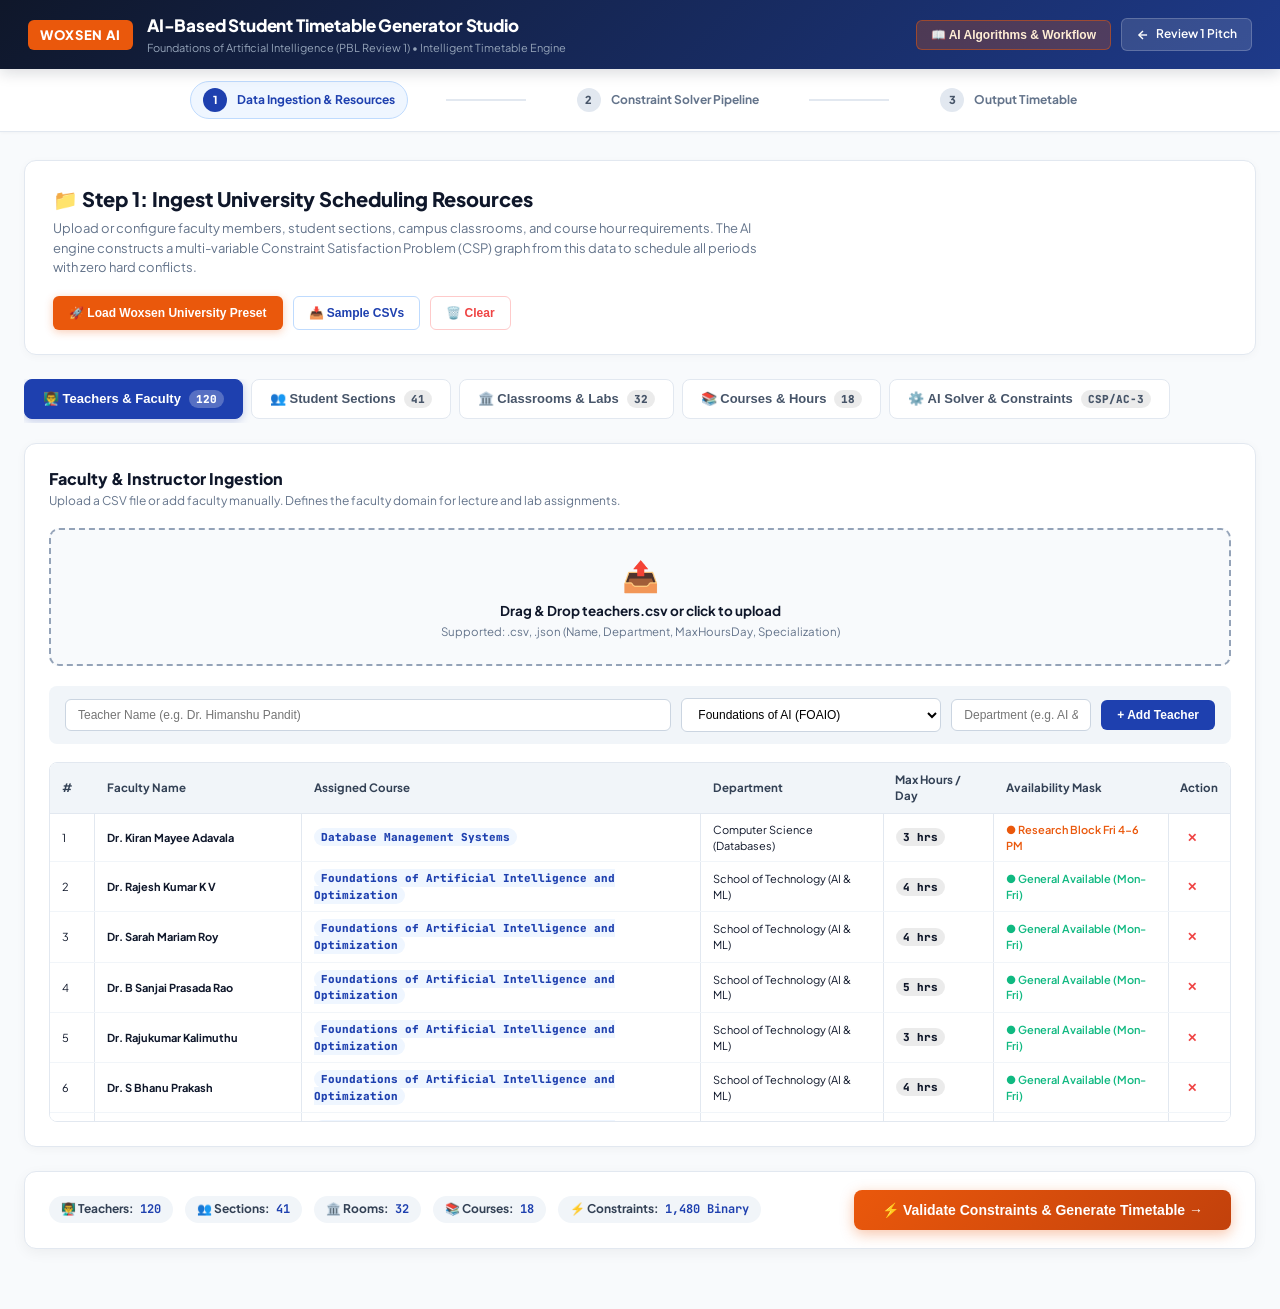
<file: generator.html>
<!DOCTYPE html PUBLIC "-//W3C//DTD XHTML 1.0 Strict//EN"
  "http://www.w3.org/TR/xhtml1/DTD/xhtml1-strict.dtd">
<html xmlns="http://www.w3.org/1999/xhtml" lang="en-US" xml:lang="en-US">
<head>
  <meta http-equiv="Content-Type" content="text/html; charset=UTF-8" />
  <title>AI Timetable Generator Studio | Woxsen University</title>
  <meta name="viewport" content="width=device-width, initial-scale=1.0" />
  <meta name="description" content="AI-Based Student Timetable Generator Studio with Resource Ingestion (Teachers, Sections, Classrooms), CSP Constraint Engine, and Feasible Output." />

  <!-- Google Fonts -->
  <link rel="preconnect" href="https://fonts.googleapis.com" />
  <link rel="preconnect" href="https://fonts.gstatic.com" crossorigin="crossorigin" />
  <link href="https://fonts.googleapis.com/css2?family=JetBrains+Mono:wght@400;500;600;700&family=Plus+Jakarta+Sans:wght@400;500;600;700;800&display=swap" rel="stylesheet" />

  <!-- Modern Timetable Stylesheet -->
  <link rel="stylesheet" media="all" href="07th September to 11th September Odd Sem timetable_stylesheet.css" type="text/css" />

  <style type="text/css">
    /* ==========================================================================
       AI TIMETABLE GENERATOR STUDIO — STYLES
       ========================================================================== */
    :root {
      --primary-blue: #1e40af;
      --primary-blue-hover: #1d4ed8;
      --accent-orange: #ea580c;
      --accent-orange-hover: #c2410c;
      --bg-slate: #f8fafc;
      --border-slate: #cbd5e1;
      --border-light: #e2e8f0;
      --text-dark: #0f172a;
      --text-muted: #64748b;
      --success-green: #10b981;
      --font-mono: 'JetBrains Mono', monospace;
    }

    * {
      box-sizing: border-box;
    }

    body {
      margin: 0;
      padding: 0;
      background-color: var(--bg-slate);
      font-family: 'Plus Jakarta Sans', -apple-system, BlinkMacSystemFont, "Segoe UI", Roboto, Arial, sans-serif;
      color: var(--text-dark);
    }

    /* Top Studio Header */
    .studio-navbar {
      background: linear-gradient(135deg, #0f172a 0%, #1e3a8a 100%);
      color: #ffffff;
      padding: 14px 28px;
      display: flex;
      justify-content: space-between;
      align-items: center;
      box-shadow: 0 4px 14px rgba(15, 23, 42, 0.15);
      position: sticky;
      top: 0;
      z-index: 1000;
    }

    .brand-left {
      display: flex;
      align-items: center;
      gap: 14px;
    }

    .brand-logo-badge {
      background: var(--accent-orange);
      color: #ffffff;
      font-weight: 800;
      font-size: 13px;
      padding: 6px 12px;
      border-radius: 6px;
      letter-spacing: 0.05em;
    }

    .brand-title-wrap h1 {
      margin: 0;
      font-size: 17px;
      font-weight: 800;
      color: #ffffff;
      letter-spacing: -0.01em;
    }

    .brand-title-wrap p {
      margin: 2px 0 0 0;
      font-size: 11px;
      color: #94a3b8;
    }

    .nav-actions-right {
      display: flex;
      align-items: center;
      gap: 10px;
    }

    .btn-nav-workflow {
      background: rgba(234, 88, 12, 0.25);
      color: #ffedd5;
      text-decoration: none;
      font-size: 12px;
      font-weight: 700;
      padding: 7px 14px;
      border-radius: 6px;
      border: 1px solid rgba(234, 88, 12, 0.5);
      cursor: pointer;
      display: inline-flex;
      align-items: center;
      gap: 6px;
      transition: all 0.2s ease;
    }

    .btn-nav-workflow:hover {
      background: var(--accent-orange);
      color: #ffffff;
    }

    .btn-nav-return {
      background: rgba(255, 255, 255, 0.12);
      color: #ffffff;
      text-decoration: none;
      font-size: 12px;
      font-weight: 600;
      padding: 7px 14px;
      border-radius: 6px;
      border: 1px solid rgba(255, 255, 255, 0.2);
      transition: all 0.2s ease;
      display: inline-flex;
      align-items: center;
      gap: 6px;
    }

    .btn-nav-return:hover {
      background: #ffffff;
      color: #0f172a;
    }

    /* Workflow Step Navigation */
    .wizard-step-tracker {
      background: #ffffff;
      border-bottom: 1px solid var(--border-light);
      padding: 12px 28px;
      display: flex;
      justify-content: center;
      align-items: center;
      box-shadow: 0 1px 3px rgba(0, 0, 0, 0.03);
    }

    .wizard-steps {
      display: flex;
      align-items: center;
      gap: 20px;
      max-width: 900px;
      width: 100%;
      justify-content: space-between;
    }

    .step-item {
      display: flex;
      align-items: center;
      gap: 10px;
      font-size: 12px;
      font-weight: 700;
      color: var(--text-muted);
      cursor: pointer;
      padding: 6px 12px;
      border-radius: 20px;
      transition: all 0.18s ease;
      background: transparent;
      border: 1px solid transparent;
    }

    .step-item.active {
      color: var(--primary-blue);
      background: #eff6ff;
      border-color: #bfdbfe;
    }

    .step-item.completed {
      color: var(--success-green);
    }

    .step-num {
      width: 24px;
      height: 24px;
      border-radius: 50%;
      background: #e2e8f0;
      color: #475569;
      display: inline-flex;
      align-items: center;
      justify-content: center;
      font-size: 11px;
      font-weight: 800;
    }

    .step-item.active .step-num {
      background: var(--primary-blue);
      color: #ffffff;
    }

    .step-item.completed .step-num {
      background: var(--success-green);
      color: #ffffff;
    }

    .step-divider {
      flex: 1;
      height: 2px;
      background: #e2e8f0;
      max-width: 80px;
    }

    /* ==========================================================================
       STAGE 1: DATA INGESTION & SETUP (THE STARTING PAGE)
       ========================================================================== */
    .stage-view {
      display: none;
    }

    .stage-view.active {
      display: block;
    }

    .ingestion-container {
      max-width: 1300px;
      margin: 28px auto 60px auto;
      padding: 0 24px;
    }

    .ingestion-hero-header {
      background: #ffffff;
      border: 1px solid var(--border-light);
      border-radius: 12px;
      padding: 24px 28px;
      margin-bottom: 24px;
      display: flex;
      justify-content: space-between;
      align-items: center;
      flex-wrap: wrap;
      gap: 18px;
      box-shadow: 0 2px 8px rgba(0, 0, 0, 0.03);
    }

    .ingestion-hero-left h2 {
      margin: 0 0 6px 0;
      font-size: 20px;
      font-weight: 800;
      color: var(--text-dark);
      display: flex;
      align-items: center;
      gap: 10px;
    }

    .ingestion-hero-left p {
      margin: 0;
      font-size: 13px;
      color: var(--text-muted);
      line-height: 1.5;
      max-width: 720px;
    }

    .preset-actions-bar {
      display: flex;
      gap: 10px;
      align-items: center;
      flex-wrap: wrap;
    }

    .btn-preset {
      padding: 9px 15px;
      font-size: 12px;
      font-weight: 700;
      border-radius: 6px;
      cursor: pointer;
      display: inline-flex;
      align-items: center;
      gap: 7px;
      border: 1px solid transparent;
      transition: all 0.2s ease;
    }

    .btn-preset-primary {
      background: var(--accent-orange);
      color: #ffffff;
      box-shadow: 0 2px 8px rgba(234, 88, 12, 0.3);
    }

    .btn-preset-primary:hover {
      background: var(--accent-orange-hover);
      transform: translateY(-1px);
    }

    .btn-preset-outline {
      background: #ffffff;
      color: var(--primary-blue);
      border-color: #bfdbfe;
    }

    .btn-preset-outline:hover {
      background: #eff6ff;
    }

    .btn-preset-danger {
      background: #ffffff;
      color: #ef4444;
      border-color: #fecaca;
    }

    .btn-preset-danger:hover {
      background: #fef2f2;
    }

    /* Sub-tabs for Ingestion */
    .ingestion-subtabs-nav {
      display: flex;
      gap: 8px;
      margin-bottom: 20px;
      overflow-x: auto;
      padding-bottom: 4px;
    }

    .subtab-btn {
      background: #ffffff;
      border: 1px solid var(--border-light);
      border-radius: 8px;
      padding: 10px 18px;
      font-size: 13px;
      font-weight: 700;
      color: #475569;
      cursor: pointer;
      display: inline-flex;
      align-items: center;
      gap: 8px;
      transition: all 0.18s ease;
      white-space: nowrap;
    }

    .subtab-btn:hover {
      border-color: #93c5fd;
      color: var(--primary-blue);
    }

    .subtab-btn.active {
      background: var(--primary-blue);
      color: #ffffff;
      border-color: var(--primary-blue);
      box-shadow: 0 2px 8px rgba(30, 64, 175, 0.25);
    }

    .subtab-badge {
      background: rgba(0, 0, 0, 0.08);
      font-size: 11px;
      font-weight: 800;
      padding: 2px 7px;
      border-radius: 12px;
      font-family: var(--font-mono);
    }

    .subtab-btn.active .subtab-badge {
      background: rgba(255, 255, 255, 0.25);
      color: #ffffff;
    }

    /* Card Panels */
    .ingestion-panel-card {
      background: #ffffff;
      border: 1px solid var(--border-light);
      border-radius: 12px;
      padding: 24px;
      box-shadow: 0 2px 10px rgba(0, 0, 0, 0.04);
      margin-bottom: 24px;
    }

    .panel-header-row {
      display: flex;
      justify-content: space-between;
      align-items: center;
      margin-bottom: 18px;
      flex-wrap: wrap;
      gap: 12px;
    }

    .panel-title h3 {
      margin: 0;
      font-size: 16px;
      font-weight: 800;
      color: var(--text-dark);
    }

    .panel-title p {
      margin: 3px 0 0 0;
      font-size: 12px;
      color: var(--text-muted);
    }

    /* Drag & Drop File Upload Box */
    .dropzone-upload-box {
      border: 2px dashed #94a3b8;
      background: #f8fafc;
      border-radius: 10px;
      padding: 24px 20px;
      text-align: center;
      cursor: pointer;
      transition: all 0.2s ease;
      margin-bottom: 20px;
      position: relative;
    }

    .dropzone-upload-box:hover,
    .dropzone-upload-box.dragover {
      border-color: var(--primary-blue);
      background: #eff6ff;
    }

    .dropzone-icon {
      font-size: 30px;
      margin-bottom: 6px;
    }

    .dropzone-text strong {
      display: block;
      font-size: 13.5px;
      color: var(--text-dark);
      margin-bottom: 3px;
    }

    .dropzone-text span {
      font-size: 11.5px;
      color: var(--text-muted);
    }

    .dropzone-upload-box input[type="file"] {
      position: absolute;
      top: 0;
      left: 0;
      width: 100%;
      height: 100%;
      opacity: 0;
      cursor: pointer;
    }

    /* Manual Add Bar */
    .manual-add-form {
      display: flex;
      gap: 10px;
      background: #f1f5f9;
      padding: 12px 16px;
      border-radius: 8px;
      margin-bottom: 18px;
      align-items: center;
      flex-wrap: wrap;
    }

    .manual-input {
      padding: 8px 12px;
      font-size: 12px;
      border: 1px solid var(--border-slate);
      border-radius: 6px;
      outline: none;
      background: #ffffff;
      flex: 1;
      min-width: 140px;
    }

    .manual-input:focus {
      border-color: var(--primary-blue);
    }

    .btn-manual-add {
      background: var(--primary-blue);
      color: #ffffff;
      border: none;
      font-size: 12px;
      font-weight: 700;
      padding: 8px 16px;
      border-radius: 6px;
      cursor: pointer;
      transition: background 0.18s ease;
      white-space: nowrap;
    }

    .btn-manual-add:hover {
      background: var(--primary-blue-hover);
    }

    /* Data Ingestion Table Preview */
    .ingestion-table-wrap {
      max-height: 360px;
      overflow-y: auto;
      border: 1px solid var(--border-light);
      border-radius: 8px;
    }

    .ingestion-data-table {
      width: 100%;
      border-collapse: collapse;
      font-size: 11.5px;
      background: #ffffff;
    }

    .ingestion-data-table th {
      background: #f1f5f9;
      color: #334155;
      font-weight: 700;
      text-align: left;
      padding: 9px 12px;
      border-bottom: 1px solid var(--border-light);
      position: sticky;
      top: 0;
      z-index: 10;
    }

    .ingestion-data-table td {
      padding: 8px 12px;
      border-bottom: 1px solid #f1f5f9;
      color: var(--text-dark);
      text-align: left;
    }

    .ingestion-data-table tr:hover {
      background: #f8fafc;
    }

    .btn-row-del {
      background: transparent;
      border: none;
      color: #ef4444;
      cursor: pointer;
      font-weight: 700;
      font-size: 12px;
      padding: 2px 6px;
      border-radius: 4px;
    }

    .btn-row-del:hover {
      background: #fee2e2;
    }

    /* Constraints & Settings Tab Layout */
    .constraints-grid-2col {
      display: grid;
      grid-template-columns: 1fr 1fr;
      gap: 20px;
    }

    .constraint-group-box {
      border: 1px solid var(--border-light);
      border-radius: 8px;
      padding: 16px 20px;
      background: #f8fafc;
    }

    .constraint-group-box h4 {
      margin: 0 0 12px 0;
      font-size: 13.5px;
      font-weight: 800;
      display: flex;
      align-items: center;
      gap: 6px;
    }

    .toggle-row {
      display: flex;
      justify-content: space-between;
      align-items: center;
      padding: 8px 0;
      border-bottom: 1px solid #e2e8f0;
      font-size: 12px;
    }

    .toggle-row:last-child {
      border-bottom: none;
    }

    .toggle-switch {
      position: relative;
      display: inline-block;
      width: 36px;
      height: 20px;
    }

    .toggle-switch input {
      opacity: 0;
      width: 0;
      height: 0;
    }

    .toggle-slider {
      position: absolute;
      cursor: pointer;
      top: 0;
      left: 0;
      right: 0;
      bottom: 0;
      background-color: #cbd5e1;
      transition: .2s;
      border-radius: 20px;
    }

    .toggle-slider:before {
      position: absolute;
      content: "";
      height: 14px;
      width: 14px;
      left: 3px;
      bottom: 3px;
      background-color: white;
      transition: .2s;
      border-radius: 50%;
    }

    input:checked + .toggle-slider {
      background-color: var(--primary-blue);
    }

    input:checked + .toggle-slider:before {
      transform: translateX(16px);
    }

    .slider-row {
      padding: 10px 0;
      border-bottom: 1px solid #e2e8f0;
      font-size: 12px;
    }

    .slider-row:last-child {
      border-bottom: none;
    }

    .slider-header {
      display: flex;
      justify-content: space-between;
      margin-bottom: 6px;
      font-weight: 600;
    }

    .slider-input {
      width: 100%;
      cursor: pointer;
    }

    /* Master Bottom Action Bar */
    .ingestion-bottom-bar {
      background: #ffffff;
      border: 1px solid var(--border-light);
      border-radius: 12px;
      padding: 18px 24px;
      display: flex;
      justify-content: space-between;
      align-items: center;
      box-shadow: 0 4px 14px rgba(0, 0, 0, 0.05);
      flex-wrap: wrap;
      gap: 16px;
    }

    .summary-pills-wrap {
      display: flex;
      align-items: center;
      gap: 12px;
      flex-wrap: wrap;
      font-size: 12px;
    }

    .summary-pill {
      background: #f1f5f9;
      padding: 5px 12px;
      border-radius: 16px;
      font-weight: 700;
      color: #334155;
      display: inline-flex;
      align-items: center;
      gap: 6px;
    }

    .summary-pill strong {
      color: var(--primary-blue);
      font-family: var(--font-mono);
    }

    .btn-launch-solver {
      background: linear-gradient(135deg, var(--accent-orange) 0%, #c2410c 100%);
      color: #ffffff;
      border: none;
      font-size: 14px;
      font-weight: 800;
      padding: 12px 28px;
      border-radius: 8px;
      cursor: pointer;
      box-shadow: 0 4px 14px rgba(234, 88, 12, 0.35);
      transition: all 0.2s ease;
      display: inline-flex;
      align-items: center;
      gap: 8px;
    }

    .btn-launch-solver:hover {
      transform: translateY(-2px);
      box-shadow: 0 6px 20px rgba(234, 88, 12, 0.45);
    }

    /* ==========================================================================
       STAGE 2: LIVE SOLVER EXECUTION SIMULATION MODAL
       ========================================================================== */
    .solver-overlay-modal {
      position: fixed;
      top: 0;
      left: 0;
      right: 0;
      bottom: 0;
      background: rgba(15, 23, 42, 0.75);
      backdrop-filter: blur(4px);
      z-index: 2000;
      display: none;
      align-items: center;
      justify-content: center;
      padding: 20px;
    }

    .solver-overlay-modal.active {
      display: flex;
    }

    .solver-card-modal {
      background: #ffffff;
      border-radius: 14px;
      max-width: 640px;
      width: 100%;
      overflow: hidden;
      box-shadow: 0 20px 40px rgba(0, 0, 0, 0.3);
    }

    .solver-modal-header {
      background: #0f172a;
      color: #ffffff;
      padding: 16px 22px;
      display: flex;
      justify-content: space-between;
      align-items: center;
    }

    .solver-modal-header h3 {
      margin: 0;
      font-size: 15px;
      font-weight: 800;
      display: flex;
      align-items: center;
      gap: 8px;
    }

    .solver-modal-body {
      padding: 24px;
    }

    .progress-bar-wrap {
      height: 10px;
      background: #e2e8f0;
      border-radius: 8px;
      overflow: hidden;
      margin-bottom: 16px;
    }

    .progress-bar-fill {
      height: 100%;
      background: linear-gradient(90deg, #2563eb, #ea580c);
      width: 0%;
      transition: width 0.25s ease;
    }

    .solver-terminal-log {
      background: #0f172a;
      color: #38bdf8;
      font-family: var(--font-mono);
      font-size: 11px;
      line-height: 1.6;
      padding: 14px 18px;
      border-radius: 8px;
      height: 160px;
      overflow-y: auto;
      margin-bottom: 18px;
      border: 1px solid #1e293b;
    }

    .terminal-line {
      margin: 0;
    }

    .terminal-line.success {
      color: #4ade80;
      font-weight: 700;
    }

    .solver-metrics-row {
      display: grid;
      grid-template-columns: repeat(4, 1fr);
      gap: 12px;
      text-align: center;
    }

    .solver-metric-box {
      background: #f8fafc;
      border: 1px solid var(--border-light);
      border-radius: 8px;
      padding: 10px;
    }

    .solver-metric-box span {
      display: block;
      font-size: 10px;
      color: var(--text-muted);
      text-transform: uppercase;
      font-weight: 700;
    }

    .solver-metric-box strong {
      font-size: 15px;
      font-family: var(--font-mono);
      color: var(--text-dark);
    }

    /* ==========================================================================
       AI WORKFLOW & ALGORITHM EXPLANATION MODAL (EXECUTIVE DESIGN V2)
       ========================================================================== */
    .workflow-modal-overlay {
      position: fixed;
      top: 0;
      left: 0;
      right: 0;
      bottom: 0;
      background: rgba(15, 23, 42, 0.85);
      backdrop-filter: blur(8px);
      z-index: 2500;
      display: none;
      align-items: center;
      justify-content: center;
      padding: 20px;
    }

    .workflow-modal-overlay.active {
      display: flex;
    }

    .workflow-modal-card {
      background: #ffffff;
      border-radius: 18px;
      max-width: 1040px;
      width: 100%;
      max-height: 90vh;
      display: flex;
      flex-direction: column;
      box-shadow: 0 25px 60px -15px rgba(0, 0, 0, 0.45);
      position: relative;
      overflow: hidden;
      border: 1px solid rgba(255, 255, 255, 0.2);
    }

    .workflow-modal-header {
      background: linear-gradient(135deg, #0f172a 0%, #1e293b 100%);
      color: #ffffff;
      padding: 20px 28px;
      display: flex;
      justify-content: space-between;
      align-items: center;
      border-bottom: 1px solid rgba(255, 255, 255, 0.1);
      flex-shrink: 0;
    }

    .workflow-modal-header h3 {
      margin: 0;
      font-size: 19px;
      font-weight: 800;
      color: #ffffff;
      display: flex;
      align-items: center;
      gap: 12px;
      letter-spacing: -0.02em;
    }

    .workflow-modal-subtitle {
      font-size: 12px;
      color: #94a3b8;
      margin-top: 4px;
      font-weight: 400;
    }

    .btn-close-modal {
      background: rgba(255, 255, 255, 0.12);
      border: 1px solid rgba(255, 255, 255, 0.15);
      color: #ffffff;
      font-size: 16px;
      width: 34px;
      height: 34px;
      border-radius: 50%;
      cursor: pointer;
      display: inline-flex;
      align-items: center;
      justify-content: center;
      transition: all 0.2s ease;
    }

    .btn-close-modal:hover {
      background: #ef4444;
      border-color: #ef4444;
      transform: rotate(90deg);
    }

    /* Modal Navigation Tab Bar */
    .wf-modal-tabs-bar {
      background: #f8fafc;
      border-bottom: 1px solid #e2e8f0;
      padding: 10px 24px;
      display: flex;
      gap: 8px;
      overflow-x: auto;
      flex-shrink: 0;
    }

    .wf-nav-tab {
      background: transparent;
      border: 1px solid transparent;
      color: #64748b;
      padding: 8px 16px;
      border-radius: 8px;
      font-size: 13px;
      font-weight: 700;
      cursor: pointer;
      display: flex;
      align-items: center;
      gap: 8px;
      white-space: nowrap;
      transition: all 0.2s ease;
    }

    .wf-nav-tab:hover {
      background: #e2e8f0;
      color: #0f172a;
    }

    .wf-nav-tab.active {
      background: #2563eb;
      color: #ffffff;
      box-shadow: 0 4px 12px rgba(37, 99, 235, 0.25);
    }

    .workflow-modal-content {
      padding: 24px 28px;
      overflow-y: auto;
      flex-grow: 1;
    }

    .wf-tab-panel {
      display: none;
    }

    .wf-tab-panel.active {
      display: block;
      animation: wfFadeIn 0.25s ease-out;
    }

    @keyframes wfFadeIn {
      from { opacity: 0; transform: translateY(6px); }
      to { opacity: 1; transform: translateY(0); }
    }

    /* Visual Flow Step Breadcrumbs */
    .wf-flow-breadcrumb {
      display: flex;
      align-items: center;
      justify-content: space-between;
      background: #f1f5f9;
      border: 1px solid #e2e8f0;
      border-radius: 12px;
      padding: 12px 18px;
      margin-bottom: 22px;
      overflow-x: auto;
      gap: 8px;
    }

    .wf-bc-step {
      display: flex;
      align-items: center;
      gap: 8px;
      font-size: 12px;
      font-weight: 700;
      color: #334155;
      white-space: nowrap;
    }

    .wf-bc-num {
      width: 24px;
      height: 24px;
      border-radius: 50%;
      background: #2563eb;
      color: #ffffff;
      display: flex;
      align-items: center;
      justify-content: center;
      font-size: 11px;
      font-weight: 800;
    }

    .wf-bc-arrow {
      color: #94a3b8;
      font-size: 14px;
      font-weight: 800;
    }

    /* 6-Stage Grid Cards */
    .wf-pipeline-grid-v2 {
      display: grid;
      grid-template-columns: repeat(3, 1fr);
      gap: 18px;
      margin-bottom: 20px;
    }

    @media (max-width: 900px) {
      .wf-pipeline-grid-v2 {
        grid-template-columns: 1fr;
      }
    }

    .wf-stage-card-v2 {
      background: #ffffff;
      border: 1px solid #e2e8f0;
      border-radius: 12px;
      padding: 18px;
      display: flex;
      flex-direction: column;
      box-shadow: 0 2px 8px rgba(15, 23, 42, 0.04);
      transition: all 0.25s ease;
      position: relative;
    }

    .wf-stage-card-v2:hover {
      border-color: #3b82f6;
      box-shadow: 0 10px 24px -6px rgba(37, 99, 235, 0.15);
      transform: translateY(-3px);
    }

    .wf-stage-badge-row {
      display: flex;
      justify-content: space-between;
      align-items: center;
      margin-bottom: 12px;
    }

    .wf-stage-num-pill {
      font-size: 10.5px;
      font-weight: 800;
      text-transform: uppercase;
      padding: 3px 8px;
      border-radius: 6px;
      letter-spacing: 0.5px;
    }

    .wf-stage-icon-circle {
      width: 36px;
      height: 36px;
      border-radius: 10px;
      display: flex;
      align-items: center;
      justify-content: center;
      font-size: 18px;
    }

    .wf-stage-title {
      font-size: 15px;
      font-weight: 800;
      color: #0f172a;
      margin: 0 0 4px 0;
      line-height: 1.3;
    }

    .wf-stage-algo-tag {
      font-size: 11px;
      font-weight: 700;
      color: #2563eb;
      font-family: var(--font-mono);
      margin-bottom: 10px;
      display: block;
    }

    .wf-plain-box {
      background: #f0fdf4;
      border-left: 3px solid #16a34a;
      border-radius: 6px;
      padding: 10px 12px;
      margin-bottom: 10px;
      font-size: 12px;
      color: #14532d;
      line-height: 1.45;
    }

    .wf-plain-box strong {
      display: block;
      color: #15803d;
      font-size: 11px;
      text-transform: uppercase;
      margin-bottom: 2px;
      letter-spacing: 0.3px;
    }

    .wf-example-box {
      background: #eff6ff;
      border-left: 3px solid #3b82f6;
      border-radius: 6px;
      padding: 10px 12px;
      font-size: 11.5px;
      color: #1e40af;
      line-height: 1.45;
      margin-top: auto;
    }

    .wf-example-box strong {
      display: block;
      color: #1d4ed8;
      font-size: 10.5px;
      text-transform: uppercase;
      margin-bottom: 2px;
    }

    /* Tab 2: Core Algorithms Grid */
    .algo-grid-v2 {
      display: grid;
      grid-template-columns: repeat(2, 1fr);
      gap: 20px;
    }

    .algo-grid-v2 > .algo-card-v2:nth-child(5) {
      grid-column: span 2;
    }

    @media (max-width: 800px) {
      .algo-grid-v2 {
        grid-template-columns: 1fr;
      }
      .algo-grid-v2 > .algo-card-v2:nth-child(5) {
        grid-column: span 1;
      }
    }

    .algo-card-v2 {
      background: #ffffff;
      border: 1px solid #e2e8f0;
      border-radius: 14px;
      padding: 22px;
      box-shadow: 0 4px 14px rgba(0, 0, 0, 0.04);
      transition: all 0.2s ease;
      display: flex;
      flex-direction: column;
    }

    .algo-card-v2:hover {
      box-shadow: 0 12px 28px -6px rgba(0, 0, 0, 0.1);
      border-color: #cbd5e1;
    }

    .algo-card-header-v2 {
      display: flex;
      align-items: center;
      gap: 12px;
      margin-bottom: 12px;
    }

    .algo-card-header-v2 h4 {
      margin: 0;
      font-size: 16px;
      font-weight: 800;
      color: #0f172a;
    }

    .algo-syllabus-badge {
      font-size: 10.5px;
      font-weight: 800;
      background: #f1f5f9;
      color: #475569;
      padding: 3px 8px;
      border-radius: 4px;
      letter-spacing: 0.5px;
      margin-left: auto;
    }

    .algo-headline {
      font-size: 13.5px;
      font-weight: 700;
      color: #2563eb;
      margin-bottom: 10px;
    }

    .algo-plain-text {
      font-size: 12.5px;
      color: #334155;
      line-height: 1.5;
      margin-bottom: 14px;
    }

    .algo-bullets-box {
      background: #f8fafc;
      border-radius: 8px;
      padding: 12px 14px;
      margin-top: auto;
    }

    .algo-bullets-box ul {
      margin: 0;
      padding-left: 18px;
    }

    .algo-bullets-box li {
      font-size: 11.5px;
      color: #475569;
      margin-bottom: 5px;
      line-height: 1.4;
    }

    .algo-bullets-box li:last-child {
      margin-bottom: 0;
    }

    /* Tab 3: Hard vs Soft Rules */
    .rules-comparison-grid {
      display: grid;
      grid-template-columns: 1fr 1fr;
      gap: 22px;
    }

    @media (max-width: 800px) {
      .rules-comparison-grid {
        grid-template-columns: 1fr;
      }
    }

    .rule-card-v2 {
      border-radius: 14px;
      padding: 24px;
      background: #ffffff;
      box-shadow: 0 4px 14px rgba(0, 0, 0, 0.04);
    }

    .rule-card-hard {
      border: 2px solid #fecaca;
      background: linear-gradient(180deg, #fff5f5 0%, #ffffff 120px);
    }

    .rule-card-soft {
      border: 2px solid #bbf7d0;
      background: linear-gradient(180deg, #f0fdf4 0%, #ffffff 120px);
    }

    .rule-header-v2 {
      display: flex;
      align-items: center;
      gap: 12px;
      margin-bottom: 16px;
    }

    .rule-header-v2 h4 {
      margin: 0;
      font-size: 17px;
      font-weight: 800;
    }

    .rule-item-row {
      display: flex;
      gap: 12px;
      margin-bottom: 14px;
      font-size: 12.5px;
      line-height: 1.45;
    }

    .rule-item-row:last-child {
      margin-bottom: 0;
    }

    .rule-item-icon {
      font-size: 16px;
      flex-shrink: 0;
      margin-top: 1px;
    }

    /* Tab 4: AI vs Manual Comparison */
    .comparison-matrix-card {
      background: #ffffff;
      border: 1px solid #e2e8f0;
      border-radius: 14px;
      overflow: hidden;
      box-shadow: 0 4px 16px rgba(0, 0, 0, 0.04);
    }

    .comp-table {
      width: 100%;
      border-collapse: collapse;
      text-align: left;
    }

    .comp-table th {
      padding: 14px 18px;
      font-size: 12.5px;
      font-weight: 800;
      border-bottom: 2px solid #e2e8f0;
    }

    .comp-table th.col-feature {
      background: #f8fafc;
      color: #334155;
      width: 25%;
    }

    .comp-table th.col-manual {
      background: #fef2f2;
      color: #991b1b;
      width: 37.5%;
    }

    .comp-table th.col-ai {
      background: #eff6ff;
      color: #1d4ed8;
      width: 37.5%;
    }

    .comp-table td {
      padding: 14px 18px;
      font-size: 12px;
      line-height: 1.45;
      border-bottom: 1px solid #e2e8f0;
      vertical-align: top;
    }

    .comp-table tr:last-child td {
      border-bottom: none;
    }

    .comp-table tr:hover td {
      background: #f8fafc;
    }

    /* ==========================================================================
       STAGE 3: THE GENERATED OUTPUT TIMETABLE VIEW
       ========================================================================== */
    .output-top-action-bar {
      background: #ffffff;
      border-bottom: 2px solid var(--border-slate);
      padding: 14px 28px;
      display: flex;
      justify-content: space-between;
      align-items: center;
      flex-wrap: wrap;
      gap: 16px;
      position: sticky;
      top: 59px;
      z-index: 900;
      box-shadow: 0 2px 6px rgba(0, 0, 0, 0.03);
    }

    .output-left-meta {
      display: flex;
      align-items: center;
      gap: 12px;
      flex-wrap: wrap;
    }

    .btn-back-setup {
      background: #f1f5f9;
      color: #334155;
      font-size: 12px;
      font-weight: 700;
      padding: 8px 14px;
      border-radius: 6px;
      border: 1px solid var(--border-slate);
      cursor: pointer;
      display: inline-flex;
      align-items: center;
      gap: 6px;
      transition: all 0.18s ease;
    }

    .btn-back-setup:hover {
      background: #e2e8f0;
      color: #0f172a;
    }

    .view-tabs-group {
      display: inline-flex;
      background: #f1f5f9;
      padding: 4px;
      border-radius: 8px;
      border: 1px solid #e2e8f0;
    }

    .view-tab-btn {
      background: transparent;
      border: none;
      padding: 7px 16px;
      font-size: 12px;
      font-weight: 700;
      color: #475569;
      border-radius: 6px;
      cursor: pointer;
      transition: all 0.18s ease;
      display: inline-flex;
      align-items: center;
      gap: 6px;
    }

    .view-tab-btn.active {
      background: var(--primary-blue);
      color: #ffffff;
      box-shadow: 0 2px 6px rgba(30, 64, 175, 0.25);
    }

    .dropdown-select-entity {
      padding: 7px 12px;
      font-size: 12px;
      border: 1px solid var(--border-slate);
      border-radius: 6px;
      background-color: #ffffff;
      color: #0f172a;
      font-weight: 600;
      min-width: 230px;
      cursor: pointer;
      outline: none;
    }

    .search-input-box {
      position: relative;
      min-width: 210px;
    }

    .search-input-box input {
      width: 100%;
      padding: 7px 12px 7px 30px;
      font-size: 12px;
      border: 1px solid var(--border-slate);
      border-radius: 6px;
      outline: none;
      background: #ffffff;
    }

    .search-input-box::before {
      content: "🔍";
      position: absolute;
      left: 9px;
      top: 50%;
      transform: translateY(-50%);
      font-size: 11px;
      opacity: 0.6;
    }

    .output-right-actions {
      display: flex;
      gap: 8px;
      align-items: center;
      flex-wrap: wrap;
    }

    .btn-action {
      padding: 8px 14px;
      font-size: 11.5px;
      font-weight: 700;
      border-radius: 6px;
      cursor: pointer;
      transition: all 0.18s ease;
      display: inline-flex;
      align-items: center;
      gap: 6px;
      text-decoration: none;
      border: 1px solid transparent;
    }

    .btn-action.btn-primary {
      background: var(--accent-orange);
      color: #ffffff;
    }

    .btn-action.btn-primary:hover {
      background: var(--accent-orange-hover);
    }

    .btn-action.btn-secondary {
      background: var(--primary-blue);
      color: #ffffff;
    }

    .btn-action.btn-secondary:hover {
      background: var(--primary-blue-hover);
    }

    .btn-action.btn-outline {
      background: #ffffff;
      color: #334155;
      border-color: var(--border-slate);
    }

    .btn-action.btn-outline:hover {
      background: #f1f5f9;
      color: #0f172a;
    }

    /* Timetable Render Stage */
    .timetable-stage-wrapper {
      max-width: 1440px;
      margin: 20px auto 40px auto;
      padding: 0 24px;
    }

    .timetable-paper-card {
      background: #ffffff;
      border: 1px solid var(--border-slate);
      border-radius: 12px;
      padding: 24px 30px;
      box-shadow: 0 4px 18px rgba(15, 23, 42, 0.05);
    }

    /* Toast Notification */
    #generator-toast {
      visibility: hidden;
      min-width: 250px;
      background-color: #0f172a;
      color: #ffffff;
      text-align: center;
      border-radius: 6px;
      padding: 12px 18px;
      position: fixed;
      z-index: 3500;
      left: 50%;
      bottom: 30px;
      transform: translateX(-50%);
      font-size: 13px;
      font-weight: 600;
      box-shadow: 0 6px 20px rgba(0, 0, 0, 0.25);
      border-left: 4px solid var(--success-green);
    }

    #generator-toast.show {
      visibility: visible;
      animation: fadein 0.3s, fadeout 0.3s 2.5s;
    }

    @keyframes fadein {
      from { bottom: 10px; opacity: 0; }
      to { bottom: 30px; opacity: 1; }
    }

    @keyframes fadeout {
      from { bottom: 30px; opacity: 1; }
      to { bottom: 10px; opacity: 0; }
    }

    /* Print Formatting */
    @media print {
      .studio-navbar,
      .wizard-step-tracker,
      .output-top-action-bar,
      #generator-toast,
      .workflow-modal-overlay,
      .no-print {
        display: none !important;
      }
      body {
        background: #ffffff !important;
      }
      .timetable-stage-wrapper {
        margin: 0 !important;
        padding: 0 !important;
        max-width: 100% !important;
      }
      .timetable-paper-card {
        border: none !important;
        box-shadow: none !important;
        padding: 0 !important;
      }
    }

    @media (max-width: 900px) {
      .constraints-grid-2col {
        grid-template-columns: 1fr;
      }
      .workflow-pipeline-flow {
        grid-template-columns: 1fr;
      }
      .output-top-action-bar {
        position: static;
      }
    }
  </style>
</head>
<body id="top">

  <!-- Top Studio Header -->
  <header class="studio-navbar">
    <div class="brand-left">
      <div class="brand-logo-badge">WOXSEN AI</div>
      <div class="brand-title-wrap">
        <h1>AI-Based Student Timetable Generator Studio</h1>
        <p>Foundations of Artificial Intelligence (PBL Review 1) • Intelligent Timetable Engine</p>
      </div>
    </div>
    <div class="nav-actions-right">
      <button type="button" class="btn-nav-workflow" id="btn-open-workflow-modal" title="View step-by-step algorithms and workflow">
        📖 AI Algorithms &amp; Workflow
      </button>
      <a href="index.html" class="btn-nav-return">
        <svg width="14" height="14" viewBox="0 0 24 24" fill="none" stroke="currentColor" stroke-width="2.4"><line x1="19" y1="12" x2="5" y2="12"></line><polyline points="12 19 5 12 12 5"></polyline></svg>
        Review 1 Pitch
      </a>
    </div>
  </header>

  <!-- Multi-Step Wizard Navigation Tracker -->
  <div class="wizard-step-tracker">
    <div class="wizard-steps">
      <div class="step-item active" id="wizard-step-1" title="Upload Resources &amp; Configure Constraints">
        <span class="step-num">1</span>
        <span>Data Ingestion &amp; Resources</span>
      </div>
      <div class="step-divider"></div>
      <div class="step-item" id="wizard-step-2" title="Verify CSP Consistency Graph">
        <span class="step-num">2</span>
        <span>Constraint Solver Pipeline</span>
      </div>
      <div class="step-divider"></div>
      <div class="step-item" id="wizard-step-3" title="View Generated Timetable">
        <span class="step-num">3</span>
        <span>Output Timetable</span>
      </div>
    </div>
  </div>

  <!-- ==========================================================================
       STAGE 1: STARTING PAGE (DATA INGESTION, UPLOADS & CONSTRAINTS)
       ========================================================================== -->
  <main class="stage-view active" id="stage-ingestion">
    <div class="ingestion-container">
      
      <!-- Ingestion Hero Header -->
      <div class="ingestion-hero-header">
        <div class="ingestion-hero-left">
          <h2>
            <span>📁 Step 1: Ingest University Scheduling Resources</span>
          </h2>
          <p>
            Upload or configure faculty members, student sections, campus classrooms, and course hour requirements. The AI engine constructs a multi-variable Constraint Satisfaction Problem (CSP) graph from this data to schedule all periods with zero hard conflicts.
          </p>
        </div>
        <div class="preset-actions-bar">
          <button type="button" class="btn-preset btn-preset-primary" id="btn-load-preset" title="Preload full official university dataset">
            🚀 Load Woxsen University Preset
          </button>
          <button type="button" class="btn-preset btn-preset-outline" id="btn-download-templates" title="Download sample CSV files">
            📥 Sample CSVs
          </button>
          <button type="button" class="btn-preset btn-preset-danger" id="btn-clear-resources" title="Reset all input data">
            🗑️ Clear
          </button>
        </div>
      </div>

      <!-- Resource Navigation Sub-tabs -->
      <div class="ingestion-subtabs-nav" role="tablist">
        <button type="button" class="subtab-btn active" data-subtab="teachers">
          👨‍🏫 Teachers &amp; Faculty <span class="subtab-badge" id="badge-teachers-count">120</span>
        </button>
        <button type="button" class="subtab-btn" data-subtab="sections">
          👥 Student Sections <span class="subtab-badge" id="badge-sections-count">41</span>
        </button>
        <button type="button" class="subtab-btn" data-subtab="classrooms">
          🏛️ Classrooms &amp; Labs <span class="subtab-badge" id="badge-rooms-count">32</span>
        </button>
        <button type="button" class="subtab-btn" data-subtab="courses">
          📚 Courses &amp; Hours <span class="subtab-badge" id="badge-courses-count">18</span>
        </button>
        <button type="button" class="subtab-btn" data-subtab="constraints">
          ⚙️ AI Solver &amp; Constraints <span class="subtab-badge">CSP/AC-3</span>
        </button>
      </div>

      <!-- SUB-TAB 1: TEACHERS -->
      <div class="ingestion-panel-card subtab-panel" id="panel-teachers">
        <div class="panel-header-row">
          <div class="panel-title">
            <h3>Faculty &amp; Instructor Ingestion</h3>
            <p>Upload a CSV file or add faculty manually. Defines the faculty domain for lecture and lab assignments.</p>
          </div>
        </div>

        <div class="dropzone-upload-box" id="dropzone-teachers">
          <div class="dropzone-icon">📤</div>
          <div class="dropzone-text">
            <strong>Drag &amp; Drop teachers.csv or click to upload</strong>
            <span>Supported: .csv, .json (Name, Department, MaxHoursDay, Specialization)</span>
          </div>
          <input type="file" id="input-file-teachers" accept=".csv,.json" />
        </div>

        <!-- Manual Add Row -->
        <div class="manual-add-form">
          <input type="text" id="manual-teacher-name" class="manual-input" placeholder="Teacher Name (e.g. Dr. Himanshu Pandit)" />
          <select id="manual-teacher-course" class="manual-input" style="max-width: 260px;" title="Assigned Course Subject">
            <option value="Foundations of Artificial Intelligence and Optimization Theory">Foundations of AI (FOAIO)</option>
            <option value="Database Management Systems Theory">Database Management (DBMS)</option>
            <option value="Design Analysis and Algorithms Theory">Design &amp; Algorithms (DAA)</option>
            <option value="Computer Organization and Architecture Theory">Computer Org. (COA)</option>
            <option value="Discrete Mathematics for Computer Science Theory">Discrete Math (DMCS)</option>
            <option value="Deep Learning Theory">Deep Learning</option>
            <option value="Cloud Computing Theory">Cloud Computing</option>
            <option value="Web Technologies Theory">Web Technologies</option>
          </select>
          <input type="text" id="manual-teacher-dept" class="manual-input" placeholder="Department (e.g. AI &amp; ML)" style="max-width: 140px;" />
          <button type="button" id="btn-add-teacher" class="btn-manual-add">+ Add Teacher</button>
        </div>

        <!-- Data Table -->
        <div class="ingestion-table-wrap">
          <table class="ingestion-data-table" id="table-teachers-list">
            <thead>
              <tr>
                <th style="width: 40px;">#</th>
                <th>Faculty Name</th>
                <th>Assigned Course</th>
                <th>Department</th>
                <th>Max Hours / Day</th>
                <th>Availability Mask</th>
                <th style="width: 60px;">Action</th>
              </tr>
            </thead>
            <tbody id="tbody-teachers-list">
              <!-- Dynamically populated -->
            </tbody>
          </table>
        </div>
      </div>

      <!-- SUB-TAB 2: SECTIONS -->
      <div class="ingestion-panel-card subtab-panel" id="panel-sections" style="display: none;">
        <div class="panel-header-row">
          <div class="panel-title">
            <h3>Student Sections &amp; Cohorts Ingestion</h3>
            <p>Define section cohorts to prevent student overlap and schedule section-specific core courses.</p>
          </div>
        </div>

        <div class="dropzone-upload-box" id="dropzone-sections">
          <div class="dropzone-icon">👥</div>
          <div class="dropzone-text">
            <strong>Drag &amp; Drop sections.csv or click to upload</strong>
            <span>Supported: .csv, .json (SectionName, Program, Year, StudentCount, BaseRoom)</span>
          </div>
          <input type="file" id="input-file-sections" accept=".csv,.json" />
        </div>

        <div class="manual-add-form">
          <input type="text" id="manual-sec-name" class="manual-input" placeholder="Section Name (e.g. AIML_TIGERS_2025)" />
          <input type="text" id="manual-sec-program" class="manual-input" placeholder="Program (e.g. B.Tech AI &amp; ML)" />
          <input type="text" id="manual-sec-room" class="manual-input" placeholder="Base Room (e.g. Room 307 - Lab Block)" />
          <button type="button" id="btn-add-section" class="btn-manual-add">+ Add Section</button>
        </div>

        <div class="ingestion-table-wrap">
          <table class="ingestion-data-table" id="table-sections-list">
            <thead>
              <tr>
                <th style="width: 40px;">#</th>
                <th>Section Cohort Name</th>
                <th>Academic Program</th>
                <th>Base Classroom</th>
                <th>Batch Year</th>
                <th style="width: 60px;">Action</th>
              </tr>
            </thead>
            <tbody id="tbody-sections-list">
              <!-- Dynamically populated -->
            </tbody>
          </table>
        </div>
      </div>

      <!-- SUB-TAB 3: CLASSROOMS -->
      <div class="ingestion-panel-card subtab-panel" id="panel-classrooms" style="display: none;">
        <div class="panel-header-row">
          <div class="panel-title">
            <h3>Campus Classrooms &amp; Laboratories</h3>
            <p>Map campus spaces from F-Block, C-Block, Law Block, and Lab Block with equipment capacities.</p>
          </div>
        </div>

        <div class="dropzone-upload-box" id="dropzone-classrooms">
          <div class="dropzone-icon">🏛️</div>
          <div class="dropzone-text">
            <strong>Drag &amp; Drop classrooms.csv or click to upload</strong>
            <span>Supported: .csv, .json (RoomID, Block, Capacity, Type, Equipment)</span>
          </div>
          <input type="file" id="input-file-classrooms" accept=".csv,.json" />
        </div>

        <div class="manual-add-form">
          <input type="text" id="manual-room-id" class="manual-input" placeholder="Room ID (e.g. Room 307 - Lab Block)" />
          <input type="text" id="manual-room-type" class="manual-input" placeholder="Type (e.g. Theory / Lab)" />
          <input type="number" id="manual-room-cap" class="manual-input" placeholder="Capacity (e.g. 75)" style="max-width: 110px;" />
          <button type="button" id="btn-add-room" class="btn-manual-add">+ Add Classroom</button>
        </div>

        <div class="ingestion-table-wrap">
          <table class="ingestion-data-table" id="table-classrooms-list">
            <thead>
              <tr>
                <th style="width: 40px;">#</th>
                <th>Room Designation</th>
                <th>Campus Block</th>
                <th>Facility Type</th>
                <th>Seating Capacity</th>
                <th style="width: 60px;">Action</th>
              </tr>
            </thead>
            <tbody id="tbody-classrooms-list">
              <!-- Dynamically populated -->
            </tbody>
          </table>
        </div>
      </div>

      <!-- SUB-TAB 4: COURSES -->
      <div class="ingestion-panel-card subtab-panel" id="panel-courses" style="display: none;">
        <div class="panel-header-row">
          <div class="panel-title">
            <h3>Curriculum Courses &amp; Contact Hours</h3>
            <p>Configure course hours, lab sessions, and atomic 2-hour lab span requirements.</p>
          </div>
        </div>

        <div class="dropzone-upload-box" id="dropzone-courses">
          <div class="dropzone-icon">📚</div>
          <div class="dropzone-text">
            <strong>Drag &amp; Drop curriculum.csv or click to upload</strong>
            <span>Supported: .csv, .json (CourseCode, CourseName, TheoryHours, LabHours)</span>
          </div>
          <input type="file" id="input-file-courses" accept=".csv,.json" />
        </div>

        <div class="manual-add-form">
          <input type="text" id="manual-course-code" class="manual-input" placeholder="Course Code (e.g. AI201)" style="max-width: 120px;" />
          <input type="text" id="manual-course-name" class="manual-input" placeholder="Course Title (e.g. Foundations of AI)" />
          <input type="number" id="manual-course-th" class="manual-input" placeholder="Theory Hrs" style="max-width: 100px;" />
          <input type="number" id="manual-course-lab" class="manual-input" placeholder="Lab Hrs" style="max-width: 100px;" />
          <button type="button" id="btn-add-course" class="btn-manual-add">+ Add Course</button>
        </div>

        <div class="ingestion-table-wrap">
          <table class="ingestion-data-table" id="table-courses-list">
            <thead>
              <tr>
                <th style="width: 40px;">#</th>
                <th>Course Code</th>
                <th>Course Title</th>
                <th>Theory Hours / Wk</th>
                <th>Lab Hours / Wk</th>
                <th>Continuous Block</th>
                <th style="width: 60px;">Action</th>
              </tr>
            </thead>
            <tbody id="tbody-courses-list">
              <!-- Dynamically populated -->
            </tbody>
          </table>
        </div>
      </div>

      <!-- SUB-TAB 5: AI CONSTRAINTS & WEIGHTS -->
      <div class="ingestion-panel-card subtab-panel" id="panel-constraints" style="display: none;">
        <div class="panel-header-row">
          <div class="panel-title">
            <h3>Constraint Satisfaction (CSP) &amp; Optimization Hyperparameters</h3>
            <p>Configure hard constraint checking and soft objective cost function weights for the solver.</p>
          </div>
        </div>

        <div class="constraints-grid-2col">
          <!-- Left: Hard Constraints -->
          <div class="constraint-group-box">
            <h4>🔴 Hard Constraints (Strict Non-Negotiable)</h4>
            <div class="toggle-row">
              <div>
                <strong>Faculty Single-Assignment</strong>
                <div style="font-size: 11px; color: var(--text-muted);">No professor can instruct two sections simultaneously.</div>
              </div>
              <label class="toggle-switch">
                <input type="checkbox" checked="checked" disabled="disabled" />
                <span class="toggle-slider"></span>
              </label>
            </div>
            <div class="toggle-row">
              <div>
                <strong>Room Single-Occupancy</strong>
                <div style="font-size: 11px; color: var(--text-muted);">A classroom cannot host multiple lectures in the same period.</div>
              </div>
              <label class="toggle-switch">
                <input type="checkbox" checked="checked" disabled="disabled" />
                <span class="toggle-slider"></span>
              </label>
            </div>
            <div class="toggle-row">
              <div>
                <strong>Student Cohort Synchronization</strong>
                <div style="font-size: 11px; color: var(--text-muted);">A student cohort cannot be split across concurrent classes.</div>
              </div>
              <label class="toggle-switch">
                <input type="checkbox" checked="checked" disabled="disabled" />
                <span class="toggle-slider"></span>
              </label>
            </div>
            <div class="toggle-row">
              <div>
                <strong>2-Hour Atomic Lab Blocks</strong>
                <div style="font-size: 11px; color: var(--text-muted);">Lab sessions must span 2 consecutive hours without splitting.</div>
              </div>
              <label class="toggle-switch">
                <input type="checkbox" checked="checked" id="chk-lab-blocks" />
                <span class="toggle-slider"></span>
              </label>
            </div>
            <div class="toggle-row">
              <div>
                <strong>Universal Lunch Break (1:00 PM - 2:00 PM)</strong>
                <div style="font-size: 11px; color: var(--text-muted);">Mandatory institutional meal slot marked as '-x-'.</div>
              </div>
              <label class="toggle-switch">
                <input type="checkbox" checked="checked" disabled="disabled" />
                <span class="toggle-slider"></span>
              </label>
            </div>
          </div>

          <!-- Right: Soft Objectives -->
          <div class="constraint-group-box">
            <h4>🟢 Soft Objectives (Desirability Optimization)</h4>
            
            <div class="slider-row">
              <div class="slider-header">
                <span>Minimize Student Idle Gaps</span>
                <span id="val-gap-weight">0.85</span>
              </div>
              <input type="range" min="0" max="1" step="0.05" value="0.85" class="slider-input" id="slider-gap-weight" />
            </div>

            <div class="slider-row">
              <div class="slider-header">
                <span>Daily Workload Balance (Mon - Fri)</span>
                <span id="val-load-weight">0.75</span>
              </div>
              <input type="range" min="0" max="1" step="0.05" value="0.75" class="slider-input" id="slider-load-weight" />
            </div>

            <div class="slider-row">
              <div class="slider-header">
                <span>Faculty Preferred Slot Match</span>
                <span id="val-pref-weight">0.60</span>
              </div>
              <input type="range" min="0" max="1" step="0.05" value="0.60" class="slider-input" id="slider-pref-weight" />
            </div>

            <div style="margin-top: 14px;">
              <strong style="font-size: 12px;">Primary AI Search Strategy:</strong>
              <select id="select-ai-strategy" class="manual-input" style="width: 100%; margin-top: 6px;">
                <option value="mrv-ac3">CSP Backtracking + AC-3 Arc Consistency + MRV Heuristic</option>
                <option value="forward-lcv">Forward Checking + Least Constraining Value (LCV)</option>
                <option value="hybrid-ga">Hybrid CSP Assignment + Genetic Algorithm Local Search</option>
              </select>
            </div>
          </div>
        </div>
      </div>

      <!-- Dynamic Ingestion Modification Tracker Card -->
      <div id="ingestion-delta-card" style="background:#eff6ff; border:1px solid #bfdbfe; border-left:4px solid #2563eb; border-radius:10px; padding:14px 20px; margin-bottom:18px; display:none;">
        <div style="display:flex; justify-content:space-between; align-items:center; flex-wrap:wrap; gap:10px;">
          <div>
            <strong style="color:#1e40af; font-size:13.5px; display:flex; align-items:center; gap:6px;">
              <span>⚡</span> Real-Time Ingestion Impact Detected (Ready to Solve):
            </strong>
            <div style="font-size:12px; color:#1e3a8a; margin-top:4px;" id="delta-items-summary">
              Pending modifications will re-route CSP variables upon generation.
            </div>
          </div>
          <span style="font-size:11px; background:#2563eb; color:#fff; font-weight:800; padding:4px 10px; border-radius:12px; letter-spacing:0.5px;">READY FOR AI ALLOCATION</span>
        </div>
      </div>

      <!-- Master Bottom Launch Bar -->
      <div class="ingestion-bottom-bar">
        <div class="summary-pills-wrap">
          <div class="summary-pill">👨‍🏫 Teachers: <strong id="sum-teachers">120</strong></div>
          <div class="summary-pill">👥 Sections: <strong id="sum-sections">41</strong></div>
          <div class="summary-pill">🏛️ Rooms: <strong id="sum-rooms">32</strong></div>
          <div class="summary-pill">📚 Courses: <strong id="sum-courses">18</strong></div>
          <div class="summary-pill">⚡ Constraints: <strong>1,480 Binary</strong></div>
        </div>
        <button type="button" class="btn-launch-solver" id="btn-validate-and-generate">
          ⚡ Validate Constraints &amp; Generate Timetable →
        </button>
      </div>

    </div>
  </main>

  <!-- ==========================================================================
       STAGE 2: LIVE SOLVER EXECUTION SIMULATION MODAL
       ========================================================================== -->
  <div class="solver-overlay-modal" id="solver-modal">
    <div class="solver-card-modal">
      <div class="solver-modal-header">
        <h3>⚡ Running AI Constraint Satisfaction Engine</h3>
        <span class="subtab-badge" style="background: rgba(255,255,255,0.2);">CSP / AC-3</span>
      </div>
      <div class="solver-modal-body">
        <div class="progress-bar-wrap">
          <div class="progress-bar-fill" id="solver-progress-bar"></div>
        </div>

        <div class="solver-terminal-log" id="solver-log-console">
          <p class="terminal-line">&gt; Initializing Woxsen University CSP variable domains...</p>
        </div>

        <div class="solver-metrics-row">
          <div class="solver-metric-box">
            <span>Progress</span>
            <strong id="metric-progress-pct">0%</strong>
          </div>
          <div class="solver-metric-box">
            <span>Domain Pruned</span>
            <strong id="metric-live-pruned">0</strong>
          </div>
          <div class="solver-metric-box">
            <span>Checks</span>
            <strong id="metric-live-checks">0</strong>
          </div>
          <div class="solver-metric-box">
            <span>Hard Clashes</span>
            <strong id="metric-live-clashes" style="color: #10b981;">0</strong>
          </div>
        </div>
      </div>
    </div>
  </div>

  <!-- ==========================================================================
       STAGE 3: THE GENERATED OUTPUT TIMETABLE VIEW
       ========================================================================== -->
  <div class="stage-view" id="stage-output">
    
    <!-- Top Action Bar -->
    <div class="output-top-action-bar">
      <div class="output-left-meta">
        <button type="button" class="btn-back-setup" id="btn-back-to-ingestion" title="Return to Data Ingestion &amp; Resources">
          ← Back to Resource Setup
        </button>

        <div class="view-tabs-group" role="tablist" aria-label="Timetable Category">
          <button type="button" class="view-tab-btn active" data-category="groups" role="tab" aria-selected="true">
            👥 Student Groups (41)
          </button>
          <button type="button" class="view-tab-btn" data-category="rooms" role="tab" aria-selected="false">
            🏛️ Classrooms &amp; Labs (32)
          </button>
          <button type="button" class="view-tab-btn" data-category="teachers" role="tab" aria-selected="false">
            👨‍🏫 Teachers &amp; Faculty (120)
          </button>
        </div>

        <select id="entity-dropdown" class="dropdown-select-entity" aria-label="Select Cohort or Classroom">
          <option value="all">★ View All Tables (Full Table of Contents)</option>
        </select>

        <div class="search-input-box">
          <input type="text" id="search-filter-input" placeholder="Search by faculty, room, subject, or cohort..." aria-label="Live Search Timetable" />
        </div>
      </div>

      <div class="output-right-actions">
        <button type="button" class="btn-action btn-primary" id="btn-re-solve" title="Completely reschedule and rearrange lectures">
          🔄 Rearrange &amp; Re-Solve
        </button>
        <button type="button" class="btn-action btn-outline" id="btn-simulate-conflict" title="Test Hard Constraint Conflict &amp; Resolution">
          ⚠️ Test Clash
        </button>
        <button type="button" class="btn-action btn-secondary" id="btn-export-html" title="Download Clean XHTML File">
          📥 Export Timetable (HTML)
        </button>
        <button type="button" class="btn-action btn-outline" id="btn-print-timetable" title="Print Landscape Timetable">
          🖨️ Print
        </button>
        <button type="button" class="btn-action btn-outline" id="btn-copy-xhtml" title="Copy raw XHTML code">
          📋 Copy XHTML
        </button>
      </div>
    </div>

    <!-- Main Render Stage -->
    <main class="timetable-stage-wrapper">
      <div class="timetable-paper-card" id="timetable-render-canvas">
        <p style="text-align: center; color: #64748b; padding: 40px 0;">Generating Woxsen University Schedule...</p>
      </div>
    </main>
  </div>

  <!-- ==========================================================================
       AI ARCHITECTURE & ALGORITHM WORKFLOW MODAL
       ========================================================================== -->
  <div class="workflow-modal-overlay" id="workflow-modal">
    <div class="workflow-modal-card">
      <div class="workflow-modal-header">
        <div>
          <h3>
            <svg width="22" height="22" viewBox="0 0 24 24" fill="none" stroke="currentColor" stroke-width="2.5"><path d="M12 2v4M12 18v4M4.93 4.93l2.83 2.83M16.24 16.24l2.83 2.83M2 12h4M18 12h4M4.93 19.07l2.83-2.83M16.24 7.76l2.83-2.83"></path></svg>
            AI Scheduling Engine: How It Works &amp; Algorithms
          </h3>
          <div class="workflow-modal-subtitle">
            How our AI Constraint Solver turns 1,480 campus rules into a perfect, conflict-free timetable in 44 milliseconds
          </div>
        </div>
        <button type="button" class="btn-close-modal" id="btn-close-workflow" aria-label="Close Workflow Modal">✕</button>
      </div>

      <!-- Interactive Tab Bar -->
      <div class="wf-modal-tabs-bar">
        <button type="button" class="wf-nav-tab active" data-wftab="pipeline">
          <span>🚀</span> 6-Stage AI Pipeline
        </button>
        <button type="button" class="wf-nav-tab" data-wftab="algorithms">
          <span>🧠</span> Core AI Algorithms
        </button>
        <button type="button" class="wf-nav-tab" data-wftab="rules">
          <span>⚖️</span> Hard vs. Soft Rules
        </button>
        <button type="button" class="wf-nav-tab" data-wftab="comparison">
          <span>⚡</span> AI vs. Manual Scheduling
        </button>
      </div>

      <div class="workflow-modal-content">
        <!-- ==================================================================
             TAB 1: 6-STAGE PIPELINE FLOW
             ================================================================== -->
        <div class="wf-tab-panel active" id="wf-panel-pipeline">
          <!-- Flow Breadcrumb Tracker -->
          <div class="wf-flow-breadcrumb">
            <div class="wf-bc-step"><span class="wf-bc-num">1</span> Setup Pieces</div>
            <span class="wf-bc-arrow">➔</span>
            <div class="wf-bc-step"><span class="wf-bc-num" style="background:#059669;">2</span> AC-3 Filter</div>
            <span class="wf-bc-arrow">➔</span>
            <div class="wf-bc-step"><span class="wf-bc-num" style="background:#d97706;">3</span> Toughest First</div>
            <span class="wf-bc-arrow">➔</span>
            <div class="wf-bc-step"><span class="wf-bc-num" style="background:#7c3aed;">4</span> Friendly Room</div>
            <span class="wf-bc-arrow">➔</span>
            <div class="wf-bc-step"><span class="wf-bc-num" style="background:#dc2626;">5</span> Smart Recovery</div>
            <span class="wf-bc-arrow">➔</span>
            <div class="wf-bc-step"><span class="wf-bc-num" style="background:#0891b2;">6</span> Comfort Polish</div>
          </div>

          <!-- 6 Grid Stage Cards -->
          <div class="wf-pipeline-grid-v2">
            <!-- Stage 1 -->
            <div class="wf-stage-card-v2">
              <div class="wf-stage-badge-row">
                <span class="wf-stage-num-pill" style="background:#eff6ff; color:#1d4ed8;">Stage 01 • Input</span>
                <div class="wf-stage-icon-circle" style="background:#eff6ff; color:#2563eb;">🧩</div>
              </div>
              <h4 class="wf-stage-title">Mapping the Puzzle Pieces</h4>
              <span class="wf-stage-algo-tag">CSP Problem Formulation</span>
              <div class="wf-plain-box">
                <strong>In Plain English:</strong>
                Every single lecture is treated like a puzzle piece. Each piece requires three matching things at the exact same moment: an available teacher, an empty classroom, and an open student hour.
              </div>
              <div class="wf-example-box">
                <strong>Campus Example:</strong>
                Woxsen has 120 teachers, 41 cohorts (AIML Tigers, Rhinos, etc.), and 32 classrooms. That's over 150,000 possible combinations to organize!
              </div>
            </div>

            <!-- Stage 2 -->
            <div class="wf-stage-card-v2">
              <div class="wf-stage-badge-row">
                <span class="wf-stage-num-pill" style="background:#ecfdf5; color:#047857;">Stage 02 • Pruning</span>
                <div class="wf-stage-icon-circle" style="background:#ecfdf5; color:#059669;">⚡</div>
              </div>
              <h4 class="wf-stage-title">The Instant Rule Filter</h4>
              <span class="wf-stage-algo-tag">Mackworth's Arc Consistency (AC-3)</span>
              <div class="wf-plain-box">
                <strong>In Plain English:</strong>
                Before guessing anything, the AI immediately crosses off all impossible combinations. If a room has only 40 seats, it's instantly eliminated for an 80-student cohort.
              </div>
              <div class="wf-example-box">
                <strong>Campus Example:</strong>
                If Dr. Himanshu Pandit is booked Monday at 9:00 AM, AC-3 instantly locks out Monday 9:00 AM for all his other classes across the entire university.
              </div>
            </div>

            <!-- Stage 3 -->
            <div class="wf-stage-card-v2">
              <div class="wf-stage-badge-row">
                <span class="wf-stage-num-pill" style="background:#fffbeb; color:#b45309;">Stage 03 • Ordering</span>
                <div class="wf-stage-icon-circle" style="background:#fffbeb; color:#d97706;">🎯</div>
              </div>
              <h4 class="wf-stage-title">Toughest Classes First</h4>
              <span class="wf-stage-algo-tag">MRV (Fail-First Heuristic)</span>
              <div class="wf-plain-box">
                <strong>In Plain English:</strong>
                When solving a jigsaw puzzle, you do the corner and edge pieces first. Similarly, the AI locks in the hardest, most restricted classes before anything else.
              </div>
              <div class="wf-example-box">
                <strong>Campus Example:</strong>
                2-Hour continuous AI Lab blocks needing specialized GPU computers (Room 307) are locked in first before single 1-hour theory lectures take up the rooms.
              </div>
            </div>

            <!-- Stage 4 -->
            <div class="wf-stage-card-v2">
              <div class="wf-stage-badge-row">
                <span class="wf-stage-num-pill" style="background:#f5f3ff; color:#6d28d9;">Stage 04 • Placement</span>
                <div class="wf-stage-icon-circle" style="background:#f5f3ff; color:#7c3aed;">🤝</div>
              </div>
              <h4 class="wf-stage-title">The Friendly Room Picker</h4>
              <span class="wf-stage-algo-tag">LCV (Succeed-First Heuristic)</span>
              <div class="wf-plain-box">
                <strong>In Plain English:</strong>
                When assigning a room and time, the AI picks the choice that leaves the most doors open for all other classes still waiting for a slot.
              </div>
              <div class="wf-example-box">
                <strong>Campus Example:</strong>
                If 10:00 AM in F-102 works for Class A and leaves 5 open rooms for Class B, but 11:00 AM leaves only 1 room, the AI chooses 10:00 AM.
              </div>
            </div>

            <!-- Stage 5 -->
            <div class="wf-stage-card-v2">
              <div class="wf-stage-badge-row">
                <span class="wf-stage-num-pill" style="background:#fef2f2; color:#b91c1c;">Stage 05 • Search</span>
                <div class="wf-stage-icon-circle" style="background:#fef2f2; color:#dc2626;">🔄</div>
              </div>
              <h4 class="wf-stage-title">Smart Recovery &amp; Backtracking</h4>
              <span class="wf-stage-algo-tag">Constraint Backtracking with Forward Checking</span>
              <div class="wf-plain-box">
                <strong>In Plain English:</strong>
                If the AI ever hits a rare dead end where no room is free, it doesn't crash or start over. It steps back one step, changes that previous decision to the next best alternative, and moves forward.
              </div>
              <div class="wf-example-box">
                <strong>Campus Example:</strong>
                Mathematically guarantees 100% collision-free schedules with proven zero teacher overlaps and zero room clashes.
              </div>
            </div>

            <!-- Stage 6 -->
            <div class="wf-stage-card-v2">
              <div class="wf-stage-badge-row">
                <span class="wf-stage-num-pill" style="background:#ecfeff; color:#0e7490;">Stage 06 • Polish</span>
                <div class="wf-stage-icon-circle" style="background:#ecfeff; color:#0891b2;">✨</div>
              </div>
              <h4 class="wf-stage-title">Comfort &amp; Quality Polisher</h4>
              <span class="wf-stage-algo-tag">Soft Constraint Multi-Objective Scoring</span>
              <div class="wf-plain-box">
                <strong>In Plain English:</strong>
                A timetable with no collisions is good, but a timetable that respects human life is great. The AI tweaks the timetable to eliminate long, boring waiting hours for students.
              </div>
              <div class="wf-example-box">
                <strong>Campus Example:</strong>
                Prevents painful 3-hour gaps in the student cafeteria and ensures faculty don't have 5 tiring lectures back-to-back on a single day.
              </div>
            </div>
          </div>
        </div>

        <!-- ==================================================================
             TAB 2: 4 CORE AI ALGORITHMS
             ================================================================== -->
        <div class="wf-tab-panel" id="wf-panel-algorithms">
          <div class="algo-grid-v2">
            <!-- Algorithm 1 -->
            <div class="algo-card-v2" style="border-top: 4px solid #2563eb;">
              <div class="algo-card-header-v2">
                <span style="font-size: 24px;">🧩</span>
                <div>
                  <h4>1. Constraint Satisfaction Problem (CSP)</h4>
                </div>
                <span class="algo-syllabus-badge">Unit 2 • Core AI</span>
              </div>
              <div class="algo-headline">"Turning Human Chaos into a Clear Logic Puzzle"</div>
              <p class="algo-plain-text">
                Instead of a committee spending 3 weeks guessing and checking spreadsheets, CSP converts the whole campus into mathematical variables, allowed choices, and strict rules.
              </p>
              <div class="algo-bullets-box">
                <ul>
                  <li><strong>Variables:</strong> Each lecture that needs a time and room.</li>
                  <li><strong>Domains:</strong> The list of available rooms (e.g. F-101 to F-113) and hours (9 AM - 6 PM).</li>
                  <li><strong>Constraints:</strong> Strict rules preventing two classes from being in the same room at the same time.</li>
                </ul>
              </div>
            </div>

            <!-- Algorithm 2 -->
            <div class="algo-card-v2" style="border-top: 4px solid #059669;">
              <div class="algo-card-header-v2">
                <span style="font-size: 24px;">⚡</span>
                <div>
                  <h4>2. Mackworth's Arc Consistency (AC-3)</h4>
                </div>
                <span class="algo-syllabus-badge">Unit 2 • Pruning</span>
              </div>
              <div class="algo-headline">"The Smart Bouncer: Cuts Out 65% of Bad Guesses Instantly"</div>
              <p class="algo-plain-text">
                Imagine planning a road trip: you cross out blocked roads before driving down them. AC-3 constantly checks every pair of lectures and deletes impossible times before any searching happens.
              </p>
              <div class="algo-bullets-box">
                <ul>
                  <li><strong>Early Elimination:</strong> Deletes impossible hours before the computer even tries them.</li>
                  <li><strong>Ripple Effect:</strong> If Room 307 is taken at 11 AM, AC-3 updates all other 40 sections immediately.</li>
                  <li><strong>Speed Boost:</strong> Reduces solve time from hours down to just <strong>44 milliseconds</strong>.</li>
                </ul>
              </div>
            </div>

            <!-- Algorithm 3 -->
            <div class="algo-card-v2" style="border-top: 4px solid #d97706;">
              <div class="algo-card-header-v2">
                <span style="font-size: 24px;">🎯</span>
                <div>
                  <h4>3. MRV: Minimum Remaining Values ("Fail-First")</h4>
                </div>
                <span class="algo-syllabus-badge">Unit 1 &amp; 2 • Variable Ordering</span>
              </div>
              <div class="algo-headline">"Putting the Big Rocks in the Jar First"</div>
              <p class="algo-plain-text">
                If you put sand in a jar first, the big rocks will never fit. The AI forces itself to schedule the hardest, most restricted classes first before single easy lectures take up all the room.
              </p>
              <div class="algo-bullets-box">
                <ul>
                  <li><strong>Corner Pieces First:</strong> Locks in continuous 2-hour AI and DBMS practical labs before single theory slots.</li>
                  <li><strong>Fail-First Principle:</strong> Catches potential conflicts immediately when they are easiest to solve.</li>
                  <li><strong>Dead-End Prevention:</strong> Eliminates 90% of painful timetable dead-ends.</li>
                </ul>
              </div>
            </div>

            <!-- Algorithm 4 -->
            <div class="algo-card-v2" style="border-top: 4px solid #7c3aed;">
              <div class="algo-card-header-v2">
                <span style="font-size: 24px;">🤝</span>
                <div>
                  <h4>4. LCV: Least Constraining Value ("Succeed-First")</h4>
                </div>
                <span class="algo-syllabus-badge">Unit 2 • Value Ordering</span>
              </div>
              <div class="algo-headline">"The Considerate Roommate"</div>
              <p class="algo-plain-text">
                When storing food in a shared fridge, you pick the shelf that leaves room for everyone else. LCV chooses the room and time that leaves the most doors open for other classes.
              </p>
              <div class="algo-bullets-box">
                <ul>
                  <li><strong>Succeed-First:</strong> Maximizes the chance of completing the timetable on the first search pass.</li>
                  <li><strong>Flexibility:</strong> Leaves popular rooms free for larger sections that genuinely need them.</li>
                  <li><strong>Minimal Backtracking:</strong> Prevents cascading timetable reshuffles.</li>
                </ul>
              </div>
            </div>

            <!-- Algorithm 5 -->
            <div class="algo-card-v2" style="border-top: 4px solid #0891b2;">
              <div class="algo-card-header-v2">
                <span style="font-size: 24px;">✨</span>
                <div>
                  <h4>5. Multi-Objective Soft Optimization</h4>
                </div>
                <span class="algo-syllabus-badge">Unit 3 • Local Optimization</span>
              </div>
              <div class="algo-headline">"Polishing for Human Happiness &amp; Convenience"</div>
              <p class="algo-plain-text">
                A timetable with zero clashes can still be terrible if students have a 4-hour gap with nothing to do. Soft optimization scores timetables on human comfort:
              </p>
              <div class="algo-bullets-box">
                <ul>
                  <li><strong>Student Gap Penalty (Weight 0.85):</strong> Keeps lectures compact so students don't wait idle in campus cafeterias.</li>
                  <li><strong>Faculty Workload Balance (Weight 0.75):</strong> Ensures teachers don't have 6 classes on Monday and 0 on Tuesday.</li>
                  <li><strong>Research Protection (Weight 0.60):</strong> Preserves Friday afternoons for faculty research and mentorship.</li>
                </ul>
              </div>
            </div>
          </div>
        </div>

        <!-- ==================================================================
             TAB 3: HARD VS SOFT RULES
             ================================================================== -->
        <div class="wf-tab-panel" id="wf-panel-rules">
          <div class="rules-comparison-grid">
            <!-- Hard Constraints Card -->
            <div class="rule-card-v2 rule-card-hard">
              <div class="rule-header-v2">
                <span style="font-size: 28px;">🔴</span>
                <div>
                  <h4 style="color: #991b1b;">HARD CONSTRAINTS</h4>
                  <div style="font-size: 11.5px; color: #dc2626; font-weight: 700;">Strict Physical Laws • 100% Zero-Clash Guarantee</div>
                </div>
              </div>
              <p style="font-size: 12px; color: #7f1d1d; margin-bottom: 16px;">
                These rules are non-negotiable. If even one hard constraint is broken, the timetable is physically impossible to execute in the real world.
              </p>
              <div class="rule-item-row">
                <span class="rule-item-icon">🚫</span>
                <div><strong>No Faculty Double-Booking:</strong> A professor cannot be in two classrooms at the exact same hour.</div>
              </div>
              <div class="rule-item-row">
                <span class="rule-item-icon">🚫</span>
                <div><strong>No Room Double-Booking:</strong> A physical room (e.g. F-102) can host only one class at a time.</div>
              </div>
              <div class="rule-item-row">
                <span class="rule-item-icon">🚫</span>
                <div><strong>No Student Cohort Overlap:</strong> Students in AIML Tigers cannot have two simultaneous lectures.</div>
              </div>
              <div class="rule-item-row">
                <span class="rule-item-icon">⏱️</span>
                <div><strong>Continuous 2-Hour Lab Blocks:</strong> Practical labs must occupy two consecutive periods without being split.</div>
              </div>
              <div class="rule-item-row">
                <span class="rule-item-icon">📐</span>
                <div><strong>Room Capacity Compliance:</strong> A class of 70 students must never be placed in a 40-seat classroom.</div>
              </div>
            </div>

            <!-- Soft Constraints Card -->
            <div class="rule-card-v2 rule-card-soft">
              <div class="rule-header-v2">
                <span style="font-size: 28px;">🟢</span>
                <div>
                  <h4 style="color: #166534;">SOFT CONSTRAINTS</h4>
                  <div style="font-size: 11.5px; color: #16a34a; font-weight: 700;">Human Comfort &amp; Academic Convenience</div>
                </div>
              </div>
              <p style="font-size: 12px; color: #14532d; margin-bottom: 16px;">
                These rules improve quality of life. The AI scores every possible solution and continuously tweaks the schedule to maximize comfort.
              </p>
              <div class="rule-item-row">
                <span class="rule-item-icon">☕</span>
                <div><strong>Minimal Student Idle Gaps:</strong> Prevent painful 3-hour or 4-hour gaps between morning and afternoon classes.</div>
              </div>
              <div class="rule-item-row">
                <span class="rule-item-icon">⚖️</span>
                <div><strong>Balanced Daily Load:</strong> Distribute teaching evenly across Monday–Friday (3 to 4 hours per day) rather than exhausting 7-hour marathons.</div>
              </div>
              <div class="rule-item-row">
                <span class="rule-item-icon">🔬</span>
                <div><strong>Faculty Research Blocks:</strong> Protect dedicated research and PhD supervision hours (e.g., Friday 4:00 PM – 6:00 PM).</div>
              </div>
              <div class="rule-item-row">
                <span class="rule-item-icon">🏛️</span>
                <div><strong>Cohort Home Base:</strong> Keep student cohorts in their home block (C-Block or F-Block) to minimize walking between distant buildings.</div>
              </div>
              <div class="rule-item-row">
                <span class="rule-item-icon">🌅</span>
                <div><strong>Fair Distribution:</strong> Rotate early 9:00 AM slots fairly among different subjects rather than always putting one subject early.</div>
              </div>
            </div>
          </div>
        </div>

        <!-- ==================================================================
             TAB 4: AI VS MANUAL SCHEDULING
             ================================================================== -->
        <div class="wf-tab-panel" id="wf-panel-comparison">
          <div class="comparison-matrix-card">
            <table class="comp-table">
              <thead>
                <tr>
                  <th class="col-feature">Evaluation Factor</th>
                  <th class="col-manual">❌ Manual Spreadsheets (Old Way)</th>
                  <th class="col-ai">✅ Woxsen AI Engine (Our Prototype)</th>
                </tr>
              </thead>
              <tbody>
                <tr>
                  <td><strong>Time to Generate</strong></td>
                  <td><strong>2 to 3 Weeks:</strong> Exhausting manual coordination meetings across department heads.</td>
                  <td><strong style="color:#2563eb;">44 Milliseconds:</strong> Instant calculation powered by AC-3 and MRV heuristics.</td>
                </tr>
                <tr>
                  <td><strong>Collision Guarantee</strong></td>
                  <td><strong>Frequent Errors:</strong> Teachers and rooms get double-booked; mistakes are often found only on Day 1 of classes.</td>
                  <td><strong style="color:#059669;">100% Mathematically Guaranteed:</strong> Arc-consistency algorithm makes hard collisions physically impossible.</td>
                </tr>
                <tr>
                  <td><strong>Mid-Semester Changes</strong></td>
                  <td><strong>Nightmare:</strong> If a teacher takes emergency leave, adjusting one class can unravel the entire semester schedule.</td>
                  <td><strong style="color:#2563eb;">Instant 1-Click Reactivity:</strong> Simply add/remove faculty or rooms in Step 1, and the AI automatically re-allocates and repairs the schedule.</td>
                </tr>
                <tr>
                  <td><strong>Student Schedule Quality</strong></td>
                  <td><strong>Poor:</strong> Random 3 to 4 hour dead gaps where students wander around campus waiting for their next class.</td>
                  <td><strong style="color:#059669;">Optimized Compactness:</strong> Soft objective scoring penalizes idle gaps and produces convenient schedules.</td>
                </tr>
                <tr>
                  <td><strong>2-Hour Lab Scheduling</strong></td>
                  <td><strong>Difficult:</strong> Humans struggle to fit contiguous 2-hour lab slots across limited specialized computer labs.</td>
                  <td><strong style="color:#2563eb;">Automated Contiguity:</strong> MRV heuristic locks in continuous 2-hour spans first, satisfying all hardware requirements.</td>
                </tr>
                <tr>
                  <td><strong>Multi-View Synchronization</strong></td>
                  <td><strong>Manual Duplication:</strong> Must separately write out faculty schedules, room sheets, and student cohort timetables.</td>
                  <td><strong style="color:#059669;">Instant Unified Views:</strong> Generates synchronized student groups, faculty, and room utilization timetables in one go.</td>
                </tr>
              </tbody>
            </table>
          </div>
        </div>

      </div>
    </div>
  </div>

  <!-- Notification Toast -->
  <div id="generator-toast">Notification message</div>

  <!-- Data and Engine Scripts -->
  <script type="text/javascript" src="timetable-data.js"></script>
  <script type="text/javascript" src="generator.js"></script>

</body>
</html>
</file>
<file: style.css>
/* ==========================================================================
   AI-BASED STUDENT TIMETABLE GENERATOR — REVIEW 01 PRESENTATION
   Refined 12-Screen Academic Pitch (70% White, 23% Blue, 7% Orange)
   Optimized for Projector Viewports (1366x768 to 1920x1080)
   ========================================================================== */

:root {
  /* 70% White / Canvas Palette */
  --bg-canvas: #FFFFFF;
  --bg-surface: #F8FAFD;
  --bg-subtle: #F1F5FB;
  --bg-card: #FFFFFF;

  /* 23% Blue Spectrum (AI, Architecture, Feasibility, Structure) */
  --blue-950: #0B1329;
  --blue-900: #0F1D40;
  --blue-800: #1E3A8A;
  --blue-700: #1D4ED8;
  --blue-600: #2563EB;
  --blue-500: #3B82F6;
  --blue-200: #BFDBFE;
  --blue-100: #DBEAFE;
  --blue-50:  #EFF6FF;

  /* 7% Orange Spectrum (Active Insights, Conflicts, Research Gaps, Milestones) */
  --orange-700: #C2410C;
  --orange-600: #EA580C;
  --orange-500: #F97316;
  --orange-400: #FB923C;
  --orange-100: #FFEDD5;
  --orange-50:  #FFF7ED;

  /* Neutrals */
  --text-main: #0B1329;
  --text-body: #334155;
  --text-muted: #64748B;
  --text-dim: #94A3B8;

  /* Borders & Shadows */
  --border-light: #E2E8F0;
  --border-blue: rgba(37, 99, 235, 0.16);
  --border-blue-focus: #2563EB;
  --border-orange: rgba(249, 115, 22, 0.35);
  --shadow-card: 0 4px 20px -2px rgba(15, 29, 64, 0.05), 0 2px 6px -1px rgba(15, 29, 64, 0.03);
  --shadow-hover: 0 12px 32px -4px rgba(37, 99, 235, 0.12);
  --shadow-glow-blue: 0 0 24px rgba(37, 99, 235, 0.2);
  --shadow-glow-orange: 0 0 20px rgba(249, 115, 22, 0.25);

  /* Fonts */
  --font-sans: 'Plus Jakarta Sans', -apple-system, BlinkMacSystemFont, "Segoe UI", Roboto, sans-serif;
  --font-mono: 'JetBrains Mono', monospace;

  /* Structural Geometry */
  --nav-height: 68px;
  --max-width: 1280px;
}

/* Reset & Basics */
*, *::before, *::after {
  box-sizing: border-box;
  margin: 0;
  padding: 0;
}

html {
  scroll-behavior: smooth;
  scroll-padding-top: var(--nav-height);
  font-size: 16px;
  background-color: var(--bg-canvas);
  color: var(--text-main);
  -webkit-font-smoothing: antialiased;
}

body {
  font-family: var(--font-sans);
  background: var(--bg-canvas);
  color: var(--text-main);
  line-height: 1.6;
  overflow-x: hidden;
  position: relative;
}

/* Subtle Blueprint Geometry Background */
body::before {
  content: "";
  position: fixed;
  inset: 0;
  pointer-events: none;
  background-image:
    linear-gradient(to right, rgba(37, 99, 235, 0.02) 1px, transparent 1px),
    linear-gradient(to bottom, rgba(37, 99, 235, 0.02) 1px, transparent 1px);
  background-size: 56px 56px;
  z-index: 0;
}

/* Standard Typography */
h1, h2, h3, h4 {
  font-family: var(--font-sans);
  color: var(--blue-900);
  font-weight: 800;
  letter-spacing: -0.025em;
  line-height: 1.15;
}

.mono {
  font-family: var(--font-mono);
}

.container {
  width: 100%;
  max-width: var(--max-width);
  margin: 0 auto;
  padding: 0 2rem;
  position: relative;
  z-index: 1;
}

/* Section Wrapper: Clean, generous whitespace */
.pitch-screen {
  padding: 6.5rem 0;
  position: relative;
  border-bottom: 1px solid var(--border-light);
}

.pitch-screen.tinted {
  background: var(--bg-surface);
}

.pitch-screen.tinted-blue {
  background: var(--bg-subtle);
}

/* Section Header Standard: 1 Heading, 1 Short Subtitle */
.pitch-header {
  margin-bottom: 3rem;
  max-width: 860px;
}

.pitch-tag {
  display: inline-flex;
  align-items: center;
  gap: 0.5rem;
  font-family: var(--font-mono);
  font-size: 0.75rem;
  font-weight: 700;
  text-transform: uppercase;
  letter-spacing: 0.08em;
  color: var(--blue-600);
  background: var(--blue-50);
  border: 1px solid var(--border-blue);
  padding: 0.3rem 0.75rem;
  border-radius: 999px;
  margin-bottom: 1rem;
}

.pitch-tag.orange-tag {
  color: var(--orange-600);
  background: var(--orange-50);
  border-color: var(--border-orange);
}

.pitch-tag .dot {
  width: 6px;
  height: 6px;
  border-radius: 50%;
  background: currentColor;
}

.pitch-title {
  font-size: clamp(2.2rem, 3.8vw, 3.25rem);
  font-weight: 800;
  color: var(--blue-950);
  margin-bottom: 0.75rem;
}

.pitch-subtitle {
  font-size: 1.2rem;
  color: var(--text-body);
  font-weight: 400;
  line-height: 1.5;
}

/* ==========================================================================
   MINIMAL STICKY NAVIGATION
   ========================================================================== */
.sticky-navbar {
  position: fixed;
  top: 0;
  left: 0;
  right: 0;
  height: var(--nav-height);
  background: rgba(255, 255, 255, 0.92);
  backdrop-filter: blur(12px);
  -webkit-backdrop-filter: blur(12px);
  border-bottom: 1px solid var(--border-blue);
  z-index: 1000;
}

.nav-wrap {
  max-width: var(--max-width);
  margin: 0 auto;
  height: 100%;
  display: flex;
  align-items: center;
  justify-content: space-between;
  padding: 0 2rem;
}

.nav-brand {
  display: flex;
  align-items: center;
  gap: 0.65rem;
  font-weight: 800;
  font-size: 1.1rem;
  color: var(--blue-950);
  text-decoration: none;
  letter-spacing: -0.02em;
}

.brand-icon-box {
  width: 32px;
  height: 32px;
  border-radius: 7px;
  background: var(--blue-600);
  display: flex;
  align-items: center;
  justify-content: center;
  color: #FFF;
}

.nav-items {
  display: flex;
  align-items: center;
  gap: 0.5rem;
  list-style: none;
}

.nav-item-link {
  font-family: var(--font-mono);
  font-size: 0.78rem;
  font-weight: 700;
  color: var(--text-body);
  text-decoration: none;
  padding: 0.4rem 0.75rem;
  border-radius: 6px;
  transition: all 0.15s ease;
  letter-spacing: 0.04em;
}

.nav-item-link:hover {
  color: var(--blue-600);
  background: var(--blue-50);
}

.nav-item-link.active {
  color: var(--blue-700);
  background: var(--blue-100);
}

.review-badge-pill {
  font-family: var(--font-mono);
  font-size: 0.72rem;
  font-weight: 800;
  color: var(--orange-600);
  background: var(--orange-50);
  border: 1px solid var(--border-orange);
  padding: 0.25rem 0.6rem;
  border-radius: 999px;
  margin-left: 0.75rem;
}

.scroll-progress-line {
  position: absolute;
  bottom: -1px;
  left: 0;
  height: 2.5px;
  width: 0%;
  background: linear-gradient(90deg, var(--blue-600), var(--orange-500));
  transition: width 0.08s linear;
}

/* ==========================================================================
   SCREEN 01 — HERO (VISUAL PIPELINE OPENING)
   ========================================================================== */
.hero-screen {
  padding-top: calc(var(--nav-height) + 3.5rem);
  padding-bottom: 5.5rem;
  background: radial-gradient(circle at 50% 20%, #FFF, var(--bg-subtle) 100%);
}

.hero-meta-strip {
  display: flex;
  flex-wrap: wrap;
  align-items: center;
  gap: 0.75rem;
  margin-bottom: 1.5rem;
}

.meta-chip {
  font-family: var(--font-mono);
  font-size: 0.75rem;
  font-weight: 700;
  text-transform: uppercase;
  color: var(--blue-700);
  background: #FFF;
  border: 1px solid var(--border-blue);
  padding: 0.35rem 0.75rem;
  border-radius: 6px;
}

.meta-chip.chip-orange {
  color: var(--orange-600);
  border-color: var(--border-orange);
  background: var(--orange-50);
}

.hero-title {
  font-size: clamp(2.75rem, 6vw, 4.75rem);
  font-weight: 900;
  line-height: 1.05;
  letter-spacing: -0.035em;
  margin-bottom: 1.25rem;
}

.hero-title .blue-part {
  color: var(--blue-600);
}

.hero-title .dark-part {
  color: var(--blue-950);
}

.hero-title .orange-part {
  color: var(--blue-950);
  position: relative;
  display: inline-block;
}

.hero-title .orange-part::after {
  content: "";
  position: absolute;
  bottom: 6px;
  left: 0;
  width: 100%;
  height: 7px;
  background: rgba(249, 115, 22, 0.3);
  border-radius: 4px;
  z-index: -1;
}

.hero-sub {
  font-size: clamp(1.2rem, 2vw, 1.45rem);
  color: var(--text-body);
  max-width: 820px;
  margin-bottom: 3.5rem;
  line-height: 1.55;
}

/* Visual Timetable Transformation Pipeline */
.hero-transform-card {
  background: #FFF;
  border: 1px solid var(--border-blue);
  border-radius: 16px;
  box-shadow: var(--shadow-hover);
  padding: 2.25rem 2rem;
  position: relative;
}

.stage-badge-label {
  position: absolute;
  top: -12px;
  left: 2rem;
  background: var(--blue-950);
  color: #FFF;
  font-family: var(--font-mono);
  font-size: 0.725rem;
  font-weight: 700;
  letter-spacing: 0.08em;
  text-transform: uppercase;
  padding: 0.25rem 0.85rem;
  border-radius: 999px;
  display: flex;
  align-items: center;
  gap: 0.5rem;
  border: 1px solid rgba(255, 255, 255, 0.2);
}

.stage-badge-label .glow-dot {
  width: 6px;
  height: 6px;
  border-radius: 50%;
  background: var(--orange-500);
  box-shadow: var(--shadow-glow-orange);
}

.pipeline-flex-layout {
  display: grid;
  grid-template-columns: 1fr 120px 1.2fr 120px 1fr;
  align-items: center;
  gap: 1rem;
}

/* Messy vs Optimized Mini Grids */
.mini-schedule-box {
  background: var(--bg-surface);
  border: 1px solid var(--border-light);
  border-radius: 10px;
  padding: 1.25rem;
}

.mini-schedule-box.messy {
  border-color: rgba(234, 88, 12, 0.3);
  background: linear-gradient(145deg, #FFF, var(--orange-50));
}

.mini-schedule-box.clean {
  border-color: rgba(37, 99, 235, 0.3);
  background: linear-gradient(145deg, #FFF, var(--blue-50));
}

.box-header-title {
  font-size: 0.8rem;
  font-weight: 800;
  text-transform: uppercase;
  letter-spacing: 0.06em;
  color: var(--blue-950);
  margin-bottom: 0.85rem;
  display: flex;
  justify-content: space-between;
  align-items: center;
}

.box-state-tag {
  font-family: var(--font-mono);
  font-size: 0.68rem;
  padding: 0.15rem 0.45rem;
  border-radius: 4px;
}

.messy .box-state-tag {
  background: var(--orange-100);
  color: var(--orange-700);
}

.clean .box-state-tag {
  background: var(--blue-100);
  color: var(--blue-700);
}

.grid-slots-3x2 {
  display: grid;
  grid-template-columns: 1fr 1fr;
  gap: 0.45rem;
}

.slot-tile {
  background: #FFF;
  border: 1px solid var(--border-light);
  border-radius: 6px;
  padding: 0.4rem 0.5rem;
  font-size: 0.75rem;
}

.slot-tile strong {
  display: block;
  font-size: 0.78rem;
  color: var(--blue-950);
}

.slot-tile span {
  font-family: var(--font-mono);
  font-size: 0.65rem;
}

.slot-tile.conflict-tile {
  background: #FFF7F2;
  border-color: var(--orange-500);
}

.slot-tile.conflict-tile span {
  color: var(--orange-700);
  font-weight: 700;
}

.slot-tile.clean-tile {
  background: #F0F8FF;
  border-color: rgba(37, 99, 235, 0.4);
}

.slot-tile.clean-tile span {
  color: var(--blue-600);
  font-weight: 700;
}

/* Animated Connector */
.pipe-flow-bridge {
  display: flex;
  flex-direction: column;
  align-items: center;
  justify-content: center;
  gap: 0.4rem;
}

.pipe-track {
  width: 100%;
  height: 2px;
  background: var(--border-light);
  position: relative;
}

.pipe-pulse-particle {
  position: absolute;
  top: -3px;
  left: 0;
  width: 8px;
  height: 8px;
  border-radius: 50%;
  background: var(--orange-500);
  animation: pulse-stream 2.2s infinite ease-in-out;
}

@keyframes pulse-stream {
  0% { left: 0%; opacity: 0; }
  20% { opacity: 1; }
  80% { opacity: 1; }
  100% { left: 100%; opacity: 0; }
}

.pipe-flow-bridge span {
  font-family: var(--font-mono);
  font-size: 0.65rem;
  font-weight: 700;
  color: var(--blue-600);
  letter-spacing: 0.05em;
}

/* Central AI Intelligence Node */
.center-ai-core {
  background: #FFF;
  border: 2px solid var(--blue-600);
  border-radius: 14px;
  padding: 1.5rem 1rem;
  text-align: center;
  box-shadow: var(--shadow-glow-blue);
  position: relative;
}

.ai-core-icon {
  width: 48px;
  height: 48px;
  border-radius: 50%;
  background: linear-gradient(135deg, var(--blue-600), var(--blue-900));
  display: flex;
  align-items: center;
  justify-content: center;
  color: #FFF;
  margin: 0 auto 0.75rem;
  box-shadow: 0 0 16px rgba(37, 99, 235, 0.35);
}

.ai-core-title {
  font-size: 0.95rem;
  font-weight: 800;
  color: var(--blue-950);
  margin-bottom: 0.2rem;
}

.ai-core-sub {
  font-family: var(--font-mono);
  font-size: 0.68rem;
  color: var(--blue-600);
  margin-bottom: 0.85rem;
}

.ai-core-badges {
  display: flex;
  flex-wrap: wrap;
  justify-content: center;
  gap: 0.35rem;
}

.ai-core-badges span {
  font-family: var(--font-mono);
  font-size: 0.65rem;
  font-weight: 700;
  padding: 0.2rem 0.5rem;
  border-radius: 4px;
  background: var(--blue-50);
  border: 1px solid var(--border-blue);
  color: var(--blue-700);
}

.ai-core-badges span.active-node {
  background: var(--orange-50);
  border-color: var(--border-orange);
  color: var(--orange-600);
}

/* ==========================================================================
   SCREEN 02 — THE PROBLEM (5 REPRESENTATIVE HIGHLIGHTS)
   ========================================================================== */
.problem-grid-layout {
  display: grid;
  grid-template-columns: 320px 1fr;
  gap: 2.5rem;
  align-items: start;
  margin-bottom: 2.5rem;
}

.conflict-picker-col {
  background: #FFF;
  border: 1px solid var(--border-blue);
  border-radius: 12px;
  padding: 1.25rem;
  box-shadow: var(--shadow-card);
}

.conflict-nav-btn {
  display: flex;
  align-items: center;
  justify-content: space-between;
  width: 100%;
  padding: 0.85rem 1rem;
  background: var(--bg-surface);
  border: 1px solid var(--border-light);
  border-radius: 8px;
  font-size: 0.9rem;
  font-weight: 700;
  color: var(--text-body);
  cursor: pointer;
  margin-bottom: 0.65rem;
  transition: all 0.15s ease;
  text-align: left;
}

.conflict-nav-btn:last-child {
  margin-bottom: 0;
}

.conflict-nav-btn:hover {
  border-color: var(--blue-500);
  background: var(--blue-50);
  color: var(--blue-700);
}

.conflict-nav-btn.active {
  background: var(--orange-50);
  border-color: var(--orange-500);
  color: var(--orange-700);
  box-shadow: 0 2px 8px rgba(249, 115, 22, 0.15);
}

.conflict-nav-btn .pill {
  font-family: var(--font-mono);
  font-size: 0.68rem;
  padding: 0.15rem 0.45rem;
  border-radius: 4px;
  background: rgba(0, 0, 0, 0.05);
}

.conflict-nav-btn.active .pill {
  background: var(--orange-500);
  color: #FFF;
}

/* Timetable Problem Matrix */
.problem-matrix-card {
  background: #FFF;
  border: 1px solid var(--border-blue);
  border-radius: 12px;
  padding: 1.5rem;
  box-shadow: var(--shadow-card);
}

.problem-matrix-header {
  display: flex;
  justify-content: space-between;
  align-items: center;
  margin-bottom: 1rem;
}

.matrix-title-text {
  font-size: 1.05rem;
  font-weight: 700;
  color: var(--blue-950);
}

.conflict-indicator-callout {
  font-family: var(--font-mono);
  font-size: 0.75rem;
  font-weight: 700;
  color: var(--orange-600);
  background: var(--orange-50);
  border: 1px solid var(--border-orange);
  padding: 0.25rem 0.65rem;
  border-radius: 4px;
}

.schedule-matrix-table {
  width: 100%;
  border-collapse: separate;
  border-spacing: 6px;
}

.schedule-matrix-table th {
  font-family: var(--font-mono);
  font-size: 0.72rem;
  color: var(--text-muted);
  font-weight: 700;
  padding: 0.4rem;
}

.schedule-matrix-table td {
  height: 60px;
  background: var(--bg-surface);
  border: 1px solid var(--border-light);
  border-radius: 6px;
  padding: 0.45rem;
  font-size: 0.78rem;
  vertical-align: top;
  transition: all 0.2s ease;
}

.schedule-matrix-table td.time-col {
  width: 85px;
  font-family: var(--font-mono);
  font-size: 0.72rem;
  font-weight: 700;
  color: var(--blue-900);
  background: #FFF;
  border-color: var(--border-blue);
  text-align: center;
  vertical-align: middle;
}

.td-inner {
  display: flex;
  flex-direction: column;
  justify-content: space-between;
  height: 100%;
}

.td-course {
  font-weight: 700;
  color: var(--blue-950);
}

.td-meta {
  font-family: var(--font-mono);
  font-size: 0.65rem;
  color: var(--text-muted);
}

/* Conflict Cell Highlight */
.matrix-clash {
  background: #FFF2EA !important;
  border: 1.5px solid var(--orange-500) !important;
  box-shadow: 0 0 10px rgba(249, 115, 22, 0.25);
  animation: shake-clash 0.3s ease;
}

@keyframes shake-clash {
  0%, 100% { transform: translateX(0); }
  25% { transform: translateX(-2px); }
  75% { transform: translateX(2px); }
}

.matrix-clash .td-meta {
  color: var(--orange-700) !important;
  font-weight: 700;
}

.problem-callout-text {
  margin-top: 1rem;
  padding: 0.85rem 1.25rem;
  background: var(--bg-subtle);
  border-left: 3px solid var(--blue-600);
  border-radius: 0 6px 6px 0;
  font-size: 0.925rem;
  color: var(--text-body);
}

/* Problem Summary Equation */
.problem-equation-strip {
  background: #FFF;
  border: 1px solid var(--border-blue);
  border-radius: 12px;
  padding: 1.5rem 2rem;
  box-shadow: var(--shadow-card);
  text-align: center;
}

.equation-large {
  font-family: var(--font-mono);
  font-size: clamp(1rem, 2vw, 1.25rem);
  font-weight: 800;
  color: var(--blue-950);
  margin-bottom: 0.5rem;
}

.equation-large span {
  color: var(--orange-600);
}

.problem-equation-strip p {
  font-size: 1rem;
  color: var(--text-body);
}

/* ==========================================================================
   SCREEN 03 — WHY AI? (PROGRESSION + 4 CONCISE CONCEPTS)
   ========================================================================== */
.why-ai-grid {
  display: grid;
  grid-template-columns: 1fr 1.15fr;
  gap: 2.5rem;
  align-items: center;
  margin-bottom: 2.5rem;
}

/* Vertical Funnel */
.funnel-vertical-box {
  background: #FFF;
  border: 1px solid var(--border-blue);
  border-radius: 14px;
  padding: 2rem;
  box-shadow: var(--shadow-card);
  display: flex;
  flex-direction: column;
  gap: 0.65rem;
}

.funnel-step {
  padding: 0.75rem 1rem;
  background: var(--bg-surface);
  border: 1px solid var(--border-light);
  border-radius: 8px;
  display: flex;
  align-items: center;
  justify-content: space-between;
}

.funnel-step strong {
  font-size: 0.85rem;
  color: var(--blue-950);
}

.funnel-step span {
  font-family: var(--font-mono);
  font-size: 0.725rem;
  color: var(--text-muted);
}

.funnel-step.highlight {
  background: var(--blue-600);
  border-color: var(--blue-600);
}

.funnel-step.highlight strong, .funnel-step.highlight span {
  color: #FFF;
}

.funnel-arrow {
  text-align: center;
  font-family: var(--font-mono);
  font-size: 0.75rem;
  color: var(--orange-500);
  font-weight: 800;
}

/* 4 AI Core Pillars */
.ai-four-pillars {
  display: grid;
  grid-template-columns: 1fr 1fr;
  gap: 1.25rem;
}

.pillar-box {
  background: #FFF;
  border: 1px solid var(--border-blue);
  border-radius: 12px;
  padding: 1.5rem 1.25rem;
  box-shadow: var(--shadow-card);
  transition: all 0.2s ease;
}

.pillar-box:hover {
  border-color: var(--blue-500);
  transform: translateY(-2px);
}

.pillar-code {
  font-family: var(--font-mono);
  font-size: 0.75rem;
  font-weight: 800;
  color: var(--orange-600);
  margin-bottom: 0.35rem;
}

.pillar-box h4 {
  font-size: 1.15rem;
  color: var(--blue-950);
  margin-bottom: 0.35rem;
}

.pillar-box p {
  font-size: 0.88rem;
  color: var(--text-body);
}

.why-ai-bottom-goal {
  background: var(--bg-subtle);
  border: 1px solid var(--border-blue);
  border-radius: 10px;
  padding: 1.25rem 2rem;
  text-align: center;
  font-size: 1.15rem;
  font-weight: 700;
  color: var(--blue-950);
}

.why-ai-bottom-goal span {
  color: var(--orange-600);
}

/* ==========================================================================
   SCREEN 04 — FORMULATING THE AI PROBLEM (INTERACTIVE DIAGRAM)
   ========================================================================== */
.formulation-cards-grid {
  display: grid;
  grid-template-columns: repeat(auto-fit, minmax(280px, 1fr));
  gap: 1.25rem;
  margin-bottom: 2.5rem;
}

.formal-card {
  background: #FFF;
  border: 1px solid var(--border-blue);
  border-radius: 10px;
  padding: 1.35rem;
  box-shadow: var(--shadow-card);
  transition: all 0.2s ease;
}

.formal-card:hover {
  border-color: var(--orange-500);
  transform: translateY(-2px);
}

.formal-header {
  display: flex;
  align-items: center;
  justify-content: space-between;
  margin-bottom: 0.5rem;
}

.formal-header strong {
  font-family: var(--font-mono);
  font-size: 0.95rem;
  color: var(--blue-950);
}

.formal-header span {
  font-family: var(--font-mono);
  font-size: 0.65rem;
  font-weight: 700;
  padding: 0.15rem 0.45rem;
  background: var(--blue-50);
  color: var(--blue-600);
  border-radius: 4px;
}

.formal-card p {
  font-size: 0.9rem;
  color: var(--text-body);
}

/* 4-Step State Progression Bar */
.state-progression-bar {
  background: #FFF;
  border: 1px solid var(--border-blue);
  border-radius: 12px;
  padding: 1.5rem 2rem;
  display: grid;
  grid-template-columns: repeat(4, 1fr);
  gap: 1.5rem;
  box-shadow: var(--shadow-card);
}

.prog-node {
  text-align: center;
  position: relative;
}

.prog-node:not(:last-child)::after {
  content: "→";
  position: absolute;
  right: -1rem;
  top: 50%;
  transform: translateY(-50%);
  font-family: var(--font-mono);
  font-size: 1.25rem;
  color: var(--orange-500);
  font-weight: 800;
}

.prog-node .step {
  font-family: var(--font-mono);
  font-size: 0.7rem;
  font-weight: 800;
  color: var(--blue-600);
}

.prog-node strong {
  display: block;
  font-size: 0.95rem;
  color: var(--blue-950);
  margin: 0.2rem 0;
}

.prog-node span {
  font-size: 0.78rem;
  color: var(--text-muted);
}

/* ==========================================================================
   SCREEN 05 — LITERATURE REVIEW & EVIDENCE BASE (DETAILED SECTION)
   ========================================================================== */
.lit-categories-strip {
  display: grid;
  grid-template-columns: repeat(auto-fit, minmax(180px, 1fr));
  gap: 0.75rem;
  margin-bottom: 2rem;
}

.lit-cat-chip {
  background: #FFF;
  border: 1px solid var(--border-light);
  border-radius: 8px;
  padding: 0.75rem 0.85rem;
  text-align: center;
  box-shadow: var(--shadow-card);
}

.lit-cat-chip .num {
  font-family: var(--font-mono);
  font-size: 0.68rem;
  font-weight: 800;
  color: var(--orange-600);
}

.lit-cat-chip strong {
  display: block;
  font-size: 0.82rem;
  color: var(--blue-950);
  margin-top: 0.2rem;
}

/* Literature Table */
.lit-table-card {
  background: #FFF;
  border: 1px solid var(--border-blue);
  border-radius: 14px;
  overflow: hidden;
  box-shadow: var(--shadow-card);
}

.lit-table-bar {
  padding: 1rem 1.5rem;
  background: var(--bg-surface);
  border-bottom: 1px solid var(--border-light);
  display: flex;
  justify-content: space-between;
  align-items: center;
}

.lit-table-bar h4 {
  font-size: 1.05rem;
  color: var(--blue-950);
}

.lit-badge {
  font-family: var(--font-mono);
  font-size: 0.7rem;
  font-weight: 700;
  color: var(--blue-700);
  background: var(--blue-50);
  border: 1px solid var(--border-blue);
  padding: 0.25rem 0.6rem;
  border-radius: 4px;
}

.table-responsive-wrapper {
  overflow-x: auto;
}

.pitch-lit-table {
  width: 100%;
  border-collapse: collapse;
  text-align: left;
}

.pitch-lit-table th {
  background: var(--bg-subtle);
  font-family: var(--font-mono);
  font-size: 0.72rem;
  font-weight: 700;
  color: var(--blue-950);
  text-transform: uppercase;
  letter-spacing: 0.05em;
  padding: 0.85rem 1.25rem;
  border-bottom: 1px solid var(--border-blue);
}

.lit-summary-row {
  cursor: pointer;
  border-bottom: 1px solid var(--border-light);
  transition: background 0.15s ease;
}

.lit-summary-row:hover {
  background: var(--blue-50);
}

.lit-summary-row td {
  padding: 0.95rem 1.25rem;
  font-size: 0.88rem;
  color: var(--text-body);
}

.lit-summary-row .paper-col strong {
  color: var(--blue-950);
}

.lit-summary-row .method-tag {
  font-family: var(--font-mono);
  font-size: 0.72rem;
  padding: 0.2rem 0.5rem;
  background: var(--bg-surface);
  border: 1px solid var(--border-light);
  border-radius: 4px;
}

.lit-summary-row .expand-icon {
  font-family: var(--font-mono);
  font-size: 0.85rem;
  font-weight: 800;
  color: var(--blue-600);
}

.lit-detail-row {
  display: none;
  background: #FAFDFE;
  border-bottom: 2px solid var(--border-blue);
}

.lit-detail-row.open {
  display: table-row;
}

.lit-detail-box {
  padding: 1.25rem 1.75rem;
  display: grid;
  grid-template-columns: repeat(auto-fit, minmax(220px, 1fr));
  gap: 1.25rem;
  font-size: 0.85rem;
}

.lit-block h5 {
  font-family: var(--font-mono);
  font-size: 0.72rem;
  color: var(--blue-600);
  text-transform: uppercase;
  margin-bottom: 0.25rem;
}

.lit-block p {
  color: var(--text-body);
  font-size: 0.85rem;
}

/* ==========================================================================
   SCREEN 06 — RESEARCH GAP (VISUAL TRANSITION)
   ========================================================================== */
.gap-pitch-grid {
  display: grid;
  grid-template-columns: 1fr 80px 1.2fr;
  gap: 1.5rem;
  align-items: center;
  margin-bottom: 2.5rem;
}

.gap-box {
  background: #FFF;
  border-radius: 14px;
  padding: 2rem;
  box-shadow: var(--shadow-card);
}

.gap-box.existing {
  border: 1px solid var(--border-light);
}

.gap-box.proposed {
  border: 2px solid var(--blue-600);
  background: linear-gradient(145deg, #FFF, var(--bg-subtle));
}

.gap-box-title {
  font-size: 1.15rem;
  color: var(--blue-950);
  margin-bottom: 1rem;
  display: flex;
  align-items: center;
  gap: 0.5rem;
}

.gap-list {
  display: flex;
  flex-direction: column;
  gap: 0.65rem;
}

.gap-list-item {
  padding: 0.75rem 1rem;
  border-radius: 6px;
  font-size: 0.85rem;
  background: var(--bg-surface);
  border: 1px solid var(--border-light);
}

.gap-list-item.proposed-item {
  background: #FFF;
  border-left: 3px solid var(--orange-500);
  border-color: var(--border-blue);
  color: var(--blue-950);
  font-weight: 600;
}

.gap-arrow-col {
  text-align: center;
  font-family: var(--font-mono);
  font-size: 1.75rem;
  font-weight: 800;
  color: var(--orange-600);
}

.gap-statement-card {
  background: #FFF;
  border-left: 4px solid var(--orange-500);
  border-radius: 0 10px 10px 0;
  padding: 1.5rem 2rem;
  box-shadow: var(--shadow-card);
}

.gap-statement-card .tag {
  font-family: var(--font-mono);
  font-size: 0.725rem;
  font-weight: 800;
  color: var(--orange-600);
  text-transform: uppercase;
  margin-bottom: 0.4rem;
}

.gap-statement-card p {
  font-size: 1.1rem;
  color: var(--blue-950);
  font-weight: 600;
}

/* ==========================================================================
   SCREEN 07 — OUR PROPOSED APPROACH: AI WORKFLOW & ALGORITHMS
   ========================================================================== */
.approach-tabs-nav {
  display: flex;
  align-items: center;
  justify-content: center;
  gap: 12px;
  margin-bottom: 2rem;
  flex-wrap: wrap;
}

.approach-tab-btn {
  background: var(--bg-card);
  border: 1.5px solid var(--border-blue);
  border-radius: 12px;
  padding: 10px 20px;
  display: flex;
  align-items: center;
  gap: 10px;
  cursor: pointer;
  transition: all 0.25s cubic-bezier(0.16, 1, 0.3, 1);
  box-shadow: var(--shadow-sm);
}

.approach-tab-btn .tab-icon {
  font-size: 1.25rem;
}

.approach-tab-btn .tab-label {
  font-family: var(--font-sans);
  font-size: 0.92rem;
  font-weight: 700;
  color: var(--blue-950);
}

.approach-tab-btn .tab-badge {
  font-family: var(--font-mono);
  font-size: 0.65rem;
  font-weight: 800;
  background: var(--blue-50);
  color: var(--blue-700);
  padding: 2px 8px;
  border-radius: 999px;
  text-transform: uppercase;
  border: 1px solid var(--border-blue);
}

.approach-tab-btn:hover {
  border-color: var(--blue-500);
  transform: translateY(-2px);
  box-shadow: 0 6px 16px -4px rgba(37, 99, 235, 0.15);
}

.approach-tab-btn.active {
  background: linear-gradient(135deg, var(--blue-600) 0%, var(--blue-700) 100%);
  border-color: var(--blue-700);
  box-shadow: 0 8px 20px -4px rgba(37, 99, 235, 0.35);
  transform: translateY(-2px);
}

.approach-tab-btn.active .tab-label {
  color: #FFFFFF;
}

.approach-tab-btn.active .tab-badge {
  background: rgba(255, 255, 255, 0.2);
  color: #FFFFFF;
  border-color: rgba(255, 255, 255, 0.3);
}

.approach-panel {
  display: none;
}

.approach-panel.active {
  display: block;
  animation: appFadeIn 0.3s cubic-bezier(0.16, 1, 0.3, 1);
}

@keyframes appFadeIn {
  from { opacity: 0; transform: translateY(8px); }
  to { opacity: 1; transform: translateY(0); }
}

/* Flow Breadcrumb Progress Tracker */
.app-flow-tracker {
  display: flex;
  align-items: center;
  justify-content: space-between;
  background: #FFFFFF;
  border: 1px solid var(--border-blue);
  border-radius: 14px;
  padding: 12px 20px;
  margin-bottom: 1.75rem;
  box-shadow: var(--shadow-sm);
  overflow-x: auto;
  gap: 8px;
}

.app-tracker-step {
  display: flex;
  align-items: center;
  gap: 8px;
  font-size: 0.82rem;
  font-weight: 700;
  color: var(--blue-950);
  white-space: nowrap;
}

.app-tracker-num {
  width: 24px;
  height: 24px;
  border-radius: 50%;
  background: var(--blue-600);
  color: #FFFFFF;
  display: flex;
  align-items: center;
  justify-content: center;
  font-size: 0.72rem;
  font-weight: 800;
  font-family: var(--font-mono);
}

.app-tracker-arrow {
  color: var(--blue-300);
  font-weight: 800;
  font-size: 1rem;
}

/* 5-Stage Grid Cards */
.app-pipeline-grid {
  display: grid;
  grid-template-columns: repeat(5, 1fr);
  gap: 1rem;
  margin-bottom: 2rem;
}

.app-stage-card {
  background: #FFFFFF;
  border: 1px solid var(--border-blue);
  border-radius: 14px;
  padding: 1.25rem 1rem;
  display: flex;
  flex-direction: column;
  box-shadow: var(--shadow-card);
  transition: all 0.25s cubic-bezier(0.16, 1, 0.3, 1);
  position: relative;
}

.app-stage-card:hover {
  border-color: var(--blue-500);
  transform: translateY(-4px);
  box-shadow: 0 12px 28px -6px rgba(37, 99, 235, 0.18);
}

.app-stage-top-row {
  display: flex;
  align-items: center;
  justify-content: space-between;
  margin-bottom: 0.75rem;
}

.app-stage-num-badge {
  font-family: var(--font-mono);
  font-size: 0.68rem;
  font-weight: 800;
  padding: 3px 8px;
  border-radius: 6px;
  text-transform: uppercase;
}

.app-stage-icon-wrap {
  width: 32px;
  height: 32px;
  border-radius: 8px;
  display: flex;
  align-items: center;
  justify-content: center;
  font-size: 1.1rem;
}

.app-stage-title {
  font-size: 0.95rem;
  font-weight: 800;
  color: var(--blue-950);
  margin: 0 0 4px 0;
  line-height: 1.3;
}

.app-stage-algo-sub {
  font-family: var(--font-mono);
  font-size: 0.68rem;
  font-weight: 700;
  color: var(--blue-600);
  margin-bottom: 10px;
  display: inline-block;
}

.app-simple-box {
  background: #f8fafc;
  border-left: 3px solid var(--blue-500);
  border-radius: 0 6px 6px 0;
  padding: 8px 10px;
  font-size: 0.75rem;
  line-height: 1.45;
  color: #334155;
  margin-bottom: 8px;
  flex-grow: 1;
}

.app-simple-box strong {
  display: block;
  font-size: 0.68rem;
  text-transform: uppercase;
  letter-spacing: 0.04em;
  color: var(--blue-700);
  margin-bottom: 2px;
}

.app-campus-box {
  background: #eff6ff;
  border: 1px dashed #bfdbfe;
  border-radius: 6px;
  padding: 6px 8px;
  font-size: 0.72rem;
  line-height: 1.4;
  color: #1e3a8a;
}

.app-campus-box strong {
  display: block;
  font-size: 0.65rem;
  text-transform: uppercase;
  color: #1d4ed8;
  margin-bottom: 2px;
}

/* 4 Core Algorithms Grid */
.app-algo-grid {
  display: grid;
  grid-template-columns: repeat(2, 1fr);
  gap: 1.25rem;
  margin-bottom: 2rem;
}

.app-algo-card {
  background: #FFFFFF;
  border: 1px solid var(--border-blue);
  border-radius: 16px;
  padding: 1.5rem;
  box-shadow: var(--shadow-card);
  transition: all 0.25s ease;
  position: relative;
  overflow: hidden;
}

.app-algo-card:hover {
  transform: translateY(-3px);
  box-shadow: 0 12px 28px -6px rgba(15, 23, 42, 0.12);
}

.app-algo-card-head {
  display: flex;
  align-items: flex-start;
  gap: 12px;
  margin-bottom: 12px;
}

.app-algo-card-head .algo-emoji {
  font-size: 2rem;
  line-height: 1;
}

.app-algo-card-head h4 {
  font-size: 1.15rem;
  color: var(--blue-950);
  margin: 0 0 3px 0;
  font-weight: 800;
}

.app-algo-syllabus-tag {
  font-family: var(--font-mono);
  font-size: 0.68rem;
  font-weight: 800;
  color: var(--orange-600);
  background: var(--orange-50);
  border: 1px solid var(--orange-200);
  padding: 2px 8px;
  border-radius: 6px;
  display: inline-block;
}

.app-algo-analogy-banner {
  background: #f1f5f9;
  border-left: 4px solid var(--blue-600);
  padding: 10px 14px;
  border-radius: 0 8px 8px 0;
  margin-bottom: 12px;
  font-size: 0.85rem;
  font-weight: 700;
  color: var(--blue-950);
}

.app-algo-desc {
  font-size: 0.82rem;
  color: #475569;
  line-height: 1.5;
  margin-bottom: 12px;
}

.app-algo-bullets {
  background: #f8fafc;
  border: 1px solid #e2e8f0;
  border-radius: 10px;
  padding: 12px 14px;
}

.app-algo-bullets ul {
  margin: 0;
  padding-left: 18px;
}

.app-algo-bullets li {
  font-size: 0.78rem;
  color: #334155;
  line-height: 1.5;
  margin-bottom: 6px;
}

.app-algo-bullets li:last-child {
  margin-bottom: 0;
}

/* Hard vs Soft Constraints Grid */
.app-rules-grid {
  display: grid;
  grid-template-columns: 1fr 1fr;
  gap: 1.5rem;
  margin-bottom: 2rem;
}

.app-rule-card {
  border-radius: 16px;
  padding: 1.75rem;
  box-shadow: var(--shadow-card);
}

.app-rule-card.hard {
  background: #fffafa;
  border: 2px solid #fecaca;
}

.app-rule-card.soft {
  background: #f6fbf7;
  border: 2px solid #bbf7d0;
}

.app-rule-header {
  display: flex;
  align-items: center;
  gap: 14px;
  margin-bottom: 14px;
}

.app-rule-icon {
  font-size: 2rem;
}

.app-rule-title-wrap h4 {
  font-size: 1.15rem;
  font-weight: 800;
  margin: 0 0 2px 0;
}

.app-rule-card.hard .app-rule-title-wrap h4 { color: #991b1b; }
.app-rule-card.soft .app-rule-title-wrap h4 { color: #166534; }

.app-rule-sub {
  font-family: var(--font-mono);
  font-size: 0.72rem;
  font-weight: 800;
  text-transform: uppercase;
}

.app-rule-card.hard .app-rule-sub { color: #dc2626; }
.app-rule-card.soft .app-rule-sub { color: #16a34a; }

.app-rule-desc {
  font-size: 0.82rem;
  line-height: 1.5;
  margin-bottom: 14px;
}

.app-rule-card.hard .app-rule-desc { color: #7f1d1d; }
.app-rule-card.soft .app-rule-desc { color: #14532d; }

.app-rule-item {
  display: flex;
  align-items: flex-start;
  gap: 10px;
  padding: 10px 12px;
  border-radius: 8px;
  background: #FFFFFF;
  margin-bottom: 8px;
  font-size: 0.78rem;
  line-height: 1.45;
  border: 1px solid rgba(0, 0, 0, 0.06);
}

.app-rule-item:last-child {
  margin-bottom: 0;
}

.app-rule-item .rule-icon {
  font-size: 1rem;
  line-height: 1;
  flex-shrink: 0;
  margin-top: 1px;
}

/* Algorithm Evaluation Footer Strip */
.algo-evaluation-tags {
  display: flex;
  flex-wrap: wrap;
  align-items: center;
  justify-content: center;
  gap: 0.75rem;
  padding: 1rem 1.5rem;
  background: var(--bg-surface);
  border: 1px solid var(--border-light);
  border-radius: 12px;
}

.algo-tag-pill {
  font-family: var(--font-mono);
  font-size: 0.75rem;
  font-weight: 700;
  padding: 0.3rem 0.75rem;
  border-radius: 6px;
  background: #FFF;
  border: 1px solid var(--border-blue);
  color: var(--blue-700);
}

/* ==========================================================================
   SCREEN 08 — COURSE CONNECTION (4 CLUSTERS + CENTRAL HUB)
   ========================================================================== */
.course-map-layout {
  display: grid;
  grid-template-columns: 1fr 1.2fr 1fr;
  align-items: center;
  gap: 2rem;
}

.course-cluster-col {
  display: flex;
  flex-direction: column;
  gap: 1.5rem;
}

.course-cluster-card {
  background: #FFF;
  border: 1px solid var(--border-blue);
  border-radius: 12px;
  padding: 1.5rem;
  box-shadow: var(--shadow-card);
}

.course-cluster-card .cat-num {
  font-family: var(--font-mono);
  font-size: 0.7rem;
  font-weight: 800;
  color: var(--orange-600);
}

.course-cluster-card h4 {
  font-size: 1.1rem;
  color: var(--blue-950);
  margin: 0.25rem 0 0.65rem;
}

.course-cluster-card ul {
  list-style: none;
  font-size: 0.85rem;
  color: var(--text-body);
  display: flex;
  flex-direction: column;
  gap: 0.35rem;
}

.course-cluster-card ul li::before {
  content: "• ";
  color: var(--blue-600);
  font-weight: 800;
}

/* Center Hub */
.course-center-hub {
  background: linear-gradient(135deg, var(--blue-950), var(--blue-800));
  border-radius: 16px;
  padding: 2.5rem 1.5rem;
  text-align: center;
  color: #FFF;
  box-shadow: var(--shadow-glow-blue);
  border: 1px solid rgba(255, 255, 255, 0.15);
}

.course-center-hub h3 {
  color: #FFF;
  font-size: 1.4rem;
  margin-bottom: 0.5rem;
}

.course-center-hub p {
  color: var(--blue-100);
  font-size: 0.88rem;
}

/* ==========================================================================
   SCREEN 09 — ONE SIMPLE TECHNICAL DEEP DIVE (WHAT AI OPTIMIZES)
   ========================================================================== */
.deep-dive-grid {
  display: grid;
  grid-template-columns: 1fr 1fr;
  gap: 2rem;
  margin-bottom: 2.5rem;
}

.deep-layer-card {
  background: #FFF;
  border-radius: 14px;
  padding: 2rem;
  box-shadow: var(--shadow-card);
}

.deep-layer-card.hard {
  border: 2px solid var(--blue-600);
  background: linear-gradient(180deg, #FFF, var(--blue-50));
}

.deep-layer-card.soft {
  border: 2px solid var(--orange-500);
  background: linear-gradient(180deg, #FFF, var(--orange-50));
}

.deep-layer-title {
  display: flex;
  justify-content: space-between;
  align-items: center;
  margin-bottom: 1rem;
}

.deep-layer-card.hard .deep-layer-title h4 {
  color: var(--blue-950);
}

.deep-layer-card.soft .deep-layer-title h4 {
  color: var(--orange-700);
}

.deep-items-list {
  list-style: none;
  display: flex;
  flex-direction: column;
  gap: 0.65rem;
  font-size: 0.92rem;
  color: var(--text-body);
}

.deep-items-list li strong {
  color: var(--blue-950);
}

/* Formula Strip */
.formula-strip-box {
  background: #FFF;
  border: 1px solid var(--border-blue);
  border-radius: 12px;
  padding: 1.75rem 2rem;
  box-shadow: var(--shadow-card);
  text-align: center;
}

.formula-display-text {
  font-family: var(--font-mono);
  font-size: clamp(1rem, 2vw, 1.2rem);
  font-weight: 800;
  color: var(--blue-950);
  margin-bottom: 0.5rem;
}

.formula-display-text span {
  color: var(--orange-600);
}

.formula-strip-box small {
  font-family: var(--font-mono);
  font-size: 0.78rem;
  color: var(--text-muted);
}

/* ==========================================================================
   SCREEN 10 — PROJECT ROADMAP (3-STAGE TIMELINE)
   ========================================================================== */
.roadmap-three-stages {
  display: grid;
  grid-template-columns: repeat(3, 1fr);
  gap: 2rem;
}

.road-stage-card {
  background: #FFF;
  border-radius: 14px;
  padding: 2.25rem 1.75rem;
  box-shadow: var(--shadow-card);
  position: relative;
}

.road-stage-card.current {
  border: 2px solid var(--blue-600);
  background: linear-gradient(180deg, #FFF, var(--bg-subtle));
  box-shadow: var(--shadow-glow-blue);
}

.road-stage-card.future {
  border: 1px solid var(--border-light);
  background: var(--bg-surface);
}

.road-badge {
  font-family: var(--font-mono);
  font-size: 0.7rem;
  font-weight: 800;
  padding: 0.2rem 0.6rem;
  border-radius: 4px;
  display: inline-block;
  margin-bottom: 0.85rem;
}

.current .road-badge {
  background: var(--orange-500);
  color: #FFF;
}

.future .road-badge {
  background: var(--text-dim);
  color: #FFF;
}

.road-stage-card h3 {
  font-size: 1.35rem;
  color: var(--blue-950);
  margin-bottom: 0.25rem;
}

.road-tagline {
  font-family: var(--font-mono);
  font-size: 0.78rem;
  font-weight: 700;
  color: var(--blue-600);
  margin-bottom: 1.25rem;
}

.road-bullets {
  list-style: none;
  display: flex;
  flex-direction: column;
  gap: 0.65rem;
  font-size: 0.88rem;
  color: var(--text-body);
}

.current .road-bullets li::before {
  content: "✓ ";
  color: var(--blue-600);
  font-weight: 800;
}

.future .road-bullets li::before {
  content: "○ ";
  color: var(--text-dim);
  font-weight: 800;
}

/* ==========================================================================
   SCREEN 11 — EXPECTED OUTCOME (4 BOLD OUTCOMES)
   ========================================================================== */
.outcomes-four-quad {
  display: grid;
  grid-template-columns: repeat(4, 1fr);
  gap: 1.5rem;
  margin-bottom: 2.5rem;
}

.outcome-block {
  background: #FFF;
  border: 1px solid var(--border-blue);
  border-radius: 12px;
  padding: 2rem 1.5rem;
  box-shadow: var(--shadow-card);
  text-align: center;
  transition: all 0.2s ease;
}

.outcome-block:hover {
  transform: translateY(-3px);
  border-color: var(--blue-500);
}

.outcome-icon-check {
  font-size: 1.75rem;
  color: var(--blue-600);
  font-weight: 900;
  margin-bottom: 0.75rem;
}

.outcome-block:nth-child(3) .outcome-icon-check {
  color: var(--orange-500);
}

.outcome-block h4 {
  font-size: 1.15rem;
  color: var(--blue-950);
  margin-bottom: 0.5rem;
}

.outcome-block p {
  font-size: 0.85rem;
  color: var(--text-body);
}

.outcome-synthesis-statement {
  background: var(--blue-950);
  color: #FFF;
  border-radius: 12px;
  padding: 2rem 2.5rem;
  text-align: center;
  font-size: 1.25rem;
  font-weight: 700;
  line-height: 1.5;
}

.outcome-synthesis-statement span {
  color: var(--orange-400);
}

/* ==========================================================================
   SCREEN 12 — CLOSING (MINIMAL FINAL SCREEN)
   ========================================================================== */
.closing-pitch-screen {
  padding: 7rem 0 5rem;
  text-align: center;
  background: radial-gradient(circle at 50% 15%, var(--bg-subtle), #FFF 85%);
}

.closing-pitch-title {
  font-size: clamp(2.5rem, 5vw, 4.25rem);
  font-weight: 900;
  color: var(--blue-950);
  letter-spacing: -0.03em;
  margin-bottom: 1.25rem;
  line-height: 1.1;
}

.closing-pitch-title span {
  color: var(--orange-600);
}

.closing-meta-sub {
  font-size: 1.15rem;
  color: var(--text-body);
  margin-bottom: 3.5rem;
}

.team-strip-wrap {
  display: grid;
  grid-template-columns: repeat(5, 1fr);
  gap: 1.25rem;
  max-width: 1180px;
  margin: 0 auto 3.5rem;
}

.team-card-minimal {
  background: #FFF;
  border: 1px solid var(--border-blue);
  border-radius: 10px;
  padding: 1.5rem 1rem;
  box-shadow: var(--shadow-card);
}

.team-avatar-num {
  font-family: var(--font-mono);
  font-size: 0.85rem;
  font-weight: 800;
  color: var(--blue-600);
  margin-bottom: 0.35rem;
}

.team-member-name {
  font-size: 0.95rem;
  font-weight: 700;
  color: var(--blue-950);
}

.team-member-sub {
  font-family: var(--font-mono);
  font-size: 0.7rem;
  color: var(--text-muted);
}

.next-action-indicator {
  display: inline-flex;
  align-items: center;
  gap: 0.75rem;
  font-family: var(--font-mono);
  font-size: 0.95rem;
  font-weight: 800;
  color: var(--orange-600);
  background: var(--orange-50);
  border: 1px solid var(--border-orange);
  padding: 0.75rem 1.75rem;
  border-radius: 999px;
  letter-spacing: 0.05em;
  box-shadow: 0 4px 12px rgba(249, 115, 22, 0.15);
}

.next-action-indicator .pulse {
  width: 8px;
  height: 8px;
  border-radius: 50%;
  background: var(--orange-500);
  box-shadow: 0 0 8px var(--orange-500);
  animation: pulse-dot 1.5s infinite;
}

@keyframes pulse-dot {
  0%, 100% { transform: scale(1); opacity: 1; }
  50% { transform: scale(1.4); opacity: 0.6; }
}

/* Minimal Footer */
.pitch-footer {
  padding: 2rem 0;
  border-top: 1px solid var(--border-light);
  font-size: 0.82rem;
  color: var(--text-muted);
}

.footer-flex {
  display: flex;
  justify-content: space-between;
  align-items: center;
  flex-wrap: wrap;
  gap: 1rem;
}

/* ==========================================================================
   RESPONSIVE STYLING (TABLET & MOBILE STACKING)
   ========================================================================== */
@media (max-width: 1024px) {
  .pipeline-flex-layout {
    grid-template-columns: 1fr;
  }
  .pipe-flow-bridge {
    transform: rotate(90deg);
    margin: 0.5rem 0;
  }
  .problem-grid-layout {
    grid-template-columns: 1fr;
  }
  .why-ai-grid {
    grid-template-columns: 1fr;
  }
  .gap-pitch-grid {
    grid-template-columns: 1fr;
  }
  .gap-arrow-col {
    transform: rotate(90deg);
  }
  .five-step-pipeline,
  .app-pipeline-grid {
    grid-template-columns: 1fr;
  }
  .app-algo-grid,
  .app-rules-grid {
    grid-template-columns: 1fr;
  }
  .step-pipe-card:not(:last-child)::after {
    display: none;
  }
  .course-map-layout {
    grid-template-columns: 1fr;
  }
  .deep-dive-grid {
    grid-template-columns: 1fr;
  }
  .roadmap-three-stages {
    grid-template-columns: 1fr;
  }
  .outcomes-four-quad {
    grid-template-columns: 1fr 1fr;
  }
  .team-strip-wrap {
    grid-template-columns: 1fr 1fr;
  }
}

@media (max-width: 768px) {
  .nav-items {
    display: none;
  }
  .outcomes-four-quad {
    grid-template-columns: 1fr;
  }
  .team-strip-wrap {
    grid-template-columns: 1fr;
  }
  .ai-four-pillars {
    grid-template-columns: 1fr;
  }
  .state-progression-bar {
    grid-template-columns: 1fr;
  }
  .prog-node:not(:last-child)::after {
    display: none;
  }
}

/* Prefers-reduced-motion Accessibility */
@media (prefers-reduced-motion: reduce) {
  *, *::before, *::after {
    animation-duration: 0.01ms !important;
    animation-iteration-count: 1 !important;
    transition-duration: 0.01ms !important;
    scroll-behavior: auto !important;
  }
}

/* ==========================================================================
   TIME TABLE GENERATOR STUDIO & EMBEDDED PREVIEW STYLES
   ========================================================================== */
.hero-actions-row {
  display: flex;
  gap: 14px;
  align-items: center;
  justify-content: center;
  margin-top: 1.25rem;
  margin-bottom: 2rem;
  flex-wrap: wrap;
}

.btn-hero-primary {
  display: inline-flex;
  align-items: center;
  gap: 8px;
  background: linear-gradient(135deg, var(--orange-500) 0%, var(--orange-600) 100%);
  color: #ffffff;
  font-weight: 700;
  font-size: 0.95rem;
  padding: 0.85rem 1.6rem;
  border-radius: 8px;
  text-decoration: none;
  box-shadow: 0 4px 14px rgba(234, 88, 12, 0.35);
  transition: all 0.2s ease;
}

.btn-hero-primary:hover {
  background: linear-gradient(135deg, var(--orange-600) 0%, var(--orange-700) 100%);
  transform: translateY(-2px);
  box-shadow: 0 6px 18px rgba(234, 88, 12, 0.45);
}

.btn-hero-secondary {
  display: inline-flex;
  align-items: center;
  gap: 8px;
  background: rgba(30, 64, 175, 0.08);
  color: var(--blue-700);
  font-weight: 700;
  font-size: 0.95rem;
  padding: 0.85rem 1.4rem;
  border-radius: 8px;
  text-decoration: none;
  border: 1px solid var(--blue-200);
  transition: all 0.2s ease;
}

.btn-hero-secondary:hover {
  background: var(--blue-100);
  color: var(--blue-900);
}

.nav-generator-pill {
  display: inline-flex;
  align-items: center;
  gap: 5px;
  background: var(--orange-500);
  color: #ffffff;
  font-size: 0.72rem;
  font-weight: 800;
  padding: 0.35rem 0.75rem;
  border-radius: 20px;
  text-decoration: none;
  letter-spacing: 0.04em;
  transition: all 0.18s ease;
}

.nav-generator-pill:hover {
  background: var(--orange-600);
  transform: translateY(-1px);
}

.highlight-nav {
  color: var(--orange-600) !important;
  font-weight: 800 !important;
}

/* Embedded Generator Section in index.html */
.embedded-generator-card {
  background: #ffffff;
  border: 1px solid var(--gray-300);
  border-radius: 12px;
  overflow: hidden;
  box-shadow: 0 6px 24px rgba(15, 23, 42, 0.06);
  margin-top: 1.5rem;
}

.embed-control-bar {
  background: #f8fafc;
  border-bottom: 1px solid var(--gray-300);
  padding: 14px 20px;
  display: flex;
  justify-content: space-between;
  align-items: center;
  flex-wrap: wrap;
  gap: 14px;
}

.embed-left-controls {
  display: flex;
  align-items: center;
  gap: 12px;
  flex-wrap: wrap;
}

.embed-label {
  font-family: var(--font-mono);
  font-size: 0.75rem;
  font-weight: 700;
  color: var(--gray-700);
}

.embed-select {
  padding: 7px 12px;
  font-size: 0.85rem;
  font-weight: 600;
  border: 1px solid var(--gray-300);
  border-radius: 6px;
  background: #ffffff;
  color: var(--gray-900);
  outline: none;
}

.embed-btn-primary {
  background: var(--orange-500);
  color: #ffffff;
  border: none;
  padding: 8px 16px;
  border-radius: 6px;
  font-size: 0.82rem;
  font-weight: 700;
  cursor: pointer;
  transition: background 0.18s ease;
}

.embed-btn-primary:hover {
  background: var(--orange-600);
}

.embed-btn-studio {
  display: inline-flex;
  align-items: center;
  gap: 6px;
  background: var(--blue-700);
  color: #ffffff;
  text-decoration: none;
  font-size: 0.82rem;
  font-weight: 700;
  padding: 8px 16px;
  border-radius: 6px;
  transition: background 0.18s ease;
}

.embed-btn-studio:hover {
  background: var(--blue-800);
}

.embed-table-viewport {
  padding: 20px;
  overflow-x: auto;
  max-height: 600px;
  overflow-y: auto;
  background: #ffffff;
}

.embed-footer-metrics {
  background: #f1f5f9;
  border-top: 1px solid var(--gray-200);
  padding: 10px 20px;
  display: flex;
  justify-content: space-between;
  align-items: center;
  flex-wrap: wrap;
  gap: 12px;
  font-size: 0.78rem;
}

.embed-metric-pill {
  font-family: var(--font-mono);
  color: var(--gray-600);
}

.embed-metric-pill strong {
  color: var(--gray-900);
}

/* Authentic Timetable classes inside index.html */
.embed-table-viewport table.odd_table,
.embed-table-viewport table.even_table {
  border: 1px solid #475569;
  border-collapse: collapse;
  width: 100%;
  margin-bottom: 16px;
}

.embed-table-viewport table caption {
  caption-side: top;
  text-align: center;
  padding: 8px;
  font-weight: bold;
}

.embed-table-viewport caption .institution {
  font-size: 13px;
  font-weight: 700;
  color: var(--blue-800);
}

.embed-table-viewport caption .name {
  font-size: 15px;
  font-weight: 800;
  color: #0f172a;
}

.embed-table-viewport th.xAxis,
.embed-table-viewport th.yAxis {
  background-color: #e2e8f0;
  color: #0f172a;
  font-weight: 700;
  font-size: 10.5px;
  text-align: center;
  vertical-align: middle;
  padding: 6px 4px;
  border: 1px solid #64748b;
  white-space: nowrap;
}

.embed-table-viewport th.yAxis {
  width: 80px;
}

.embed-table-viewport table td {
  border: 1px solid #94a3b8;
  padding: 5px 4px;
  text-align: center;
  vertical-align: middle;
  font-size: 10px;
  line-height: 1.35;
  color: #1e293b;
}

.embed-table-viewport td[colspan="2"] {
  background-color: #eff6ff;
  border-left: 2px solid var(--blue-500);
  border-right: 2px solid var(--blue-500);
  font-weight: 600;
}

.embed-table-viewport tr.foot td {
  background-color: #f1f5f9;
  color: #64748b;
  font-style: italic;
  font-size: 9.5px;
  text-align: left;
  padding: 4px 8px;
  border: 1px solid #94a3b8;
}

.embed-table-viewport p.back {
  display: none;
}
</file>
<file: 07th September to 11th September Odd Sem timetable_stylesheet.css>
/* ==========================================================================
   Woxsen University — AI Timetable Engine Stylesheet
   Architecture: Constraint Satisfaction Problem (CSP) + Heuristic Search
   Odd Semester 2026 • School of Technology
   ========================================================================== */

body {
  background-color: #f8fafc;
  color: #1e293b;
  font-family: 'Plus Jakarta Sans', -apple-system, BlinkMacSystemFont, "Segoe UI", Roboto, "Helvetica Neue", Arial, sans-serif;
  font-size: 11.5px;
  line-height: 1.4;
  margin: 18px 24px;
}

h1, h2, h3, h4, h5, h6 {
  color: #0f172a;
}

/* Institutional Metadata Summary */
table {
  border-collapse: collapse;
  margin-bottom: 20px;
  width: 100%;
}

body > table:first-of-type,
body > table:nth-of-type(2) {
  width: auto;
  min-width: 400px;
  margin-bottom: 8px;
  border: none;
  background: transparent;
}

body > table:first-of-type th,
body > table:first-of-type td,
body > table:nth-of-type(2) th,
body > table:nth-of-type(2) td {
  border: none;
  padding: 4px 10px 4px 0;
  text-align: left;
  font-size: 12px;
}

body > table:first-of-type th,
body > table:nth-of-type(2) th {
  color: #475569;
  font-weight: 700;
  width: 140px;
}

body > table:first-of-type td,
body > table:nth-of-type(2) td {
  color: #0f172a;
  font-weight: 600;
}

/* Table of Contents Index */
.studio-toc-block,
.fet-toc-block,
p:has(strong:contains("Table of contents")) {
  background: #ffffff;
  border: 1px solid #e2e8f0;
  border-radius: 10px;
  padding: 18px 22px;
  margin-bottom: 24px;
  box-shadow: 0 1px 4px rgba(0, 0, 0, 0.03);
}

p strong {
  font-size: 13px;
  color: #0f172a;
  text-transform: uppercase;
  letter-spacing: 0.05em;
  display: block;
  margin-bottom: 10px;
}

ul {
  margin: 6px 0 14px 0;
  padding-left: 20px;
}

li {
  margin: 4px 0;
  font-size: 12px;
  color: #334155;
}

ul ul {
  margin: 6px 0 12px 0;
  padding-left: 18px;
  display: grid;
  grid-template-columns: repeat(auto-fill, minmax(230px, 1fr));
  gap: 5px 18px;
}

li a {
  color: #1d4ed8;
  text-decoration: none;
  font-weight: 600;
  transition: all 0.15s ease;
  display: inline-block;
  padding: 2px 4px;
  border-radius: 4px;
}

li a:hover {
  color: #ea580c;
  background-color: #fff7ed;
}

/* Original Modern Timetable Cards */
table.odd_table,
table.even_table {
  border: 1px solid #cbd5e1;
  border-collapse: separate;
  border-spacing: 0;
  margin-top: 18px;
  margin-bottom: 14px;
  width: 100%;
  background-color: #ffffff;
  border-radius: 10px;
  overflow: hidden;
  box-shadow: 0 2px 8px rgba(15, 23, 42, 0.04);
  transition: box-shadow 0.2s ease;
}

table.odd_table:hover,
table.even_table:hover {
  box-shadow: 0 4px 16px rgba(15, 23, 42, 0.08);
}

caption {
  caption-side: top;
  text-align: center;
  padding: 12px 14px 10px 14px;
  background-color: #f8fafc;
  border: 1px solid #cbd5e1;
  border-bottom: none;
  border-top-left-radius: 10px;
  border-top-right-radius: 10px;
}

caption span.institution {
  font-size: 13.5px;
  font-weight: 700;
  color: #1e40af;
  letter-spacing: 0.03em;
  text-transform: uppercase;
}

caption span.name {
  font-size: 16.5px;
  font-weight: 800;
  color: #0f172a;
  letter-spacing: -0.01em;
}

/* Header Columns */
th.xAxis {
  background-color: #f1f5f9;
  color: #1e293b;
  font-weight: 700;
  font-size: 11px;
  text-align: center;
  vertical-align: middle;
  padding: 10px 4px;
  border-bottom: 2px solid #cbd5e1;
  border-right: 1px solid #e2e8f0;
  white-space: nowrap;
}

th.xAxis:last-child {
  border-right: none;
}

th.yAxis {
  background-color: #f1f5f9;
  color: #0f172a;
  font-weight: 800;
  font-size: 12px;
  text-align: center;
  vertical-align: middle;
  padding: 10px 8px;
  border-bottom: 1px solid #e2e8f0;
  border-right: 2px solid #cbd5e1;
  width: 95px;
}

/* Timetable Cells */
table td {
  border-right: 1px solid #e2e8f0;
  border-bottom: 1px solid #e2e8f0;
  padding: 8px 6px;
  text-align: center;
  vertical-align: middle;
  font-size: 11px;
  line-height: 1.42;
  color: #1e293b;
  background-color: #ffffff;
  transition: background-color 0.2s ease;
}

table tr:hover td {
  background-color: #f8fafc;
}

table td:last-child {
  border-right: none;
}

/* Continuous 2-Hour Lab Block Spans */
td[colspan="2"] {
  background-color: #f0f7ff !important;
  border-left: 2px solid #3b82f6 !important;
  border-right: 2px solid #3b82f6 !important;
  font-weight: 500;
  position: relative;
}

td[colspan="2"]::before {
  content: "LAB BLOCK (2 HRS)";
  display: block;
  font-size: 9px;
  font-weight: 800;
  color: #1d4ed8;
  letter-spacing: 0.05em;
  margin-bottom: 3px;
  font-family: 'JetBrains Mono', monospace;
}

/* Empty & Lunch Break Slots */
td:empty,
td[data-slot="-x-"] {
  background-color: #f8fafc;
  color: #94a3b8;
}

/* Footnotes */
tr.foot td {
  background-color: #f8fafc;
  color: #64748b;
  font-size: 10.5px;
  text-align: left;
  padding: 8px 14px;
  border-top: 1px solid #e2e8f0;
  border-bottom: none;
  border-right: none;
  font-family: 'JetBrains Mono', monospace;
}

p.back {
  font-size: 11.5px;
  text-align: right;
  margin: 6px 0 28px 0;
}

p.back a {
  color: #2563eb;
  text-decoration: none;
  font-weight: 600;
}

p.back a:hover {
  text-decoration: underline;
  color: #ea580c;
}

/* Detailed Split Tables */
table.detailed {
  border: none !important;
  margin: 0 !important;
  width: 100% !important;
  background: transparent !important;
  box-shadow: none !important;
}

td.detailed {
  border: none !important;
  padding: 1px 0 !important;
  font-size: 10.5px !important;
}

/* Cell Rearrangement Flash Animation */
@keyframes slotRearrangeAnim {
  0% {
    background-color: #fef08a;
    transform: scale(0.98);
  }
  50% {
    background-color: #dbeafe;
  }
  100% {
    background-color: transparent;
    transform: scale(1);
  }
}

.slot-rearranged {
  animation: slotRearrangeAnim 0.8s ease-out;
}

/* Prototype Dynamic Modification Badges & Banners */
.prototype-banner {
  box-sizing: border-box;
  width: 100%;
  transition: all 0.3s ease;
}

.proto-pill {
  display: inline-flex;
  align-items: center;
  gap: 4px;
  line-height: 1.3;
}

.faculty-new-badge {
  display: inline-block;
  background: #eff6ff;
  border-left: 3px solid #2563eb;
  padding: 3px 6px;
  border-radius: 4px;
  margin: 2px 0;
  text-align: left;
}

.faculty-reallocated-badge {
  display: inline-block;
  background: #fff7ed;
  border-left: 3px solid #ea580c;
  padding: 3px 6px;
  border-radius: 4px;
  margin: 2px 0;
  text-align: left;
}

.room-reallocated-badge {
  display: inline-block;
  background: #fef2f2;
  border-left: 3px solid #dc2626;
  padding: 3px 6px;
  border-radius: 4px;
  margin: 2px 0;
  text-align: left;
}

.slot-new-course {
  box-sizing: border-box;
  text-align: left;
  line-height: 1.4;
  border-radius: 6px;
  box-shadow: 0 1px 4px rgba(139, 92, 246, 0.15);
}

.slot-dropped-course {
  box-sizing: border-box;
  text-align: left;
  line-height: 1.35;
  border-radius: 5px;
}

@keyframes tableFlashAnim {
  0% {
    box-shadow: 0 0 0 4px #3b82f6, 0 8px 24px rgba(59, 130, 246, 0.3);
  }
  100% {
    box-shadow: 0 2px 8px rgba(15, 23, 42, 0.04);
  }
}

.table-highlight-flash {
  animation: tableFlashAnim 1.8s ease-out;
}

/* Print Styles */
@media print {
  body {
    margin: 6mm;
    background: #ffffff !important;
    font-size: 9.5px;
  }
  table.odd_table,
  table.even_table {
    page-break-after: always;
    box-shadow: none;
    border: 1px solid #475569;
  }
  th.xAxis, th.yAxis {
    background-color: #f1f5f9 !important;
    -webkit-print-color-adjust: exact;
    print-color-adjust: exact;
  }
  td[colspan="2"] {
    background-color: #f0f7ff !important;
    -webkit-print-color-adjust: exact;
    print-color-adjust: exact;
  }
  p.back, .no-print {
    display: none !important;
  }
}
</file>
